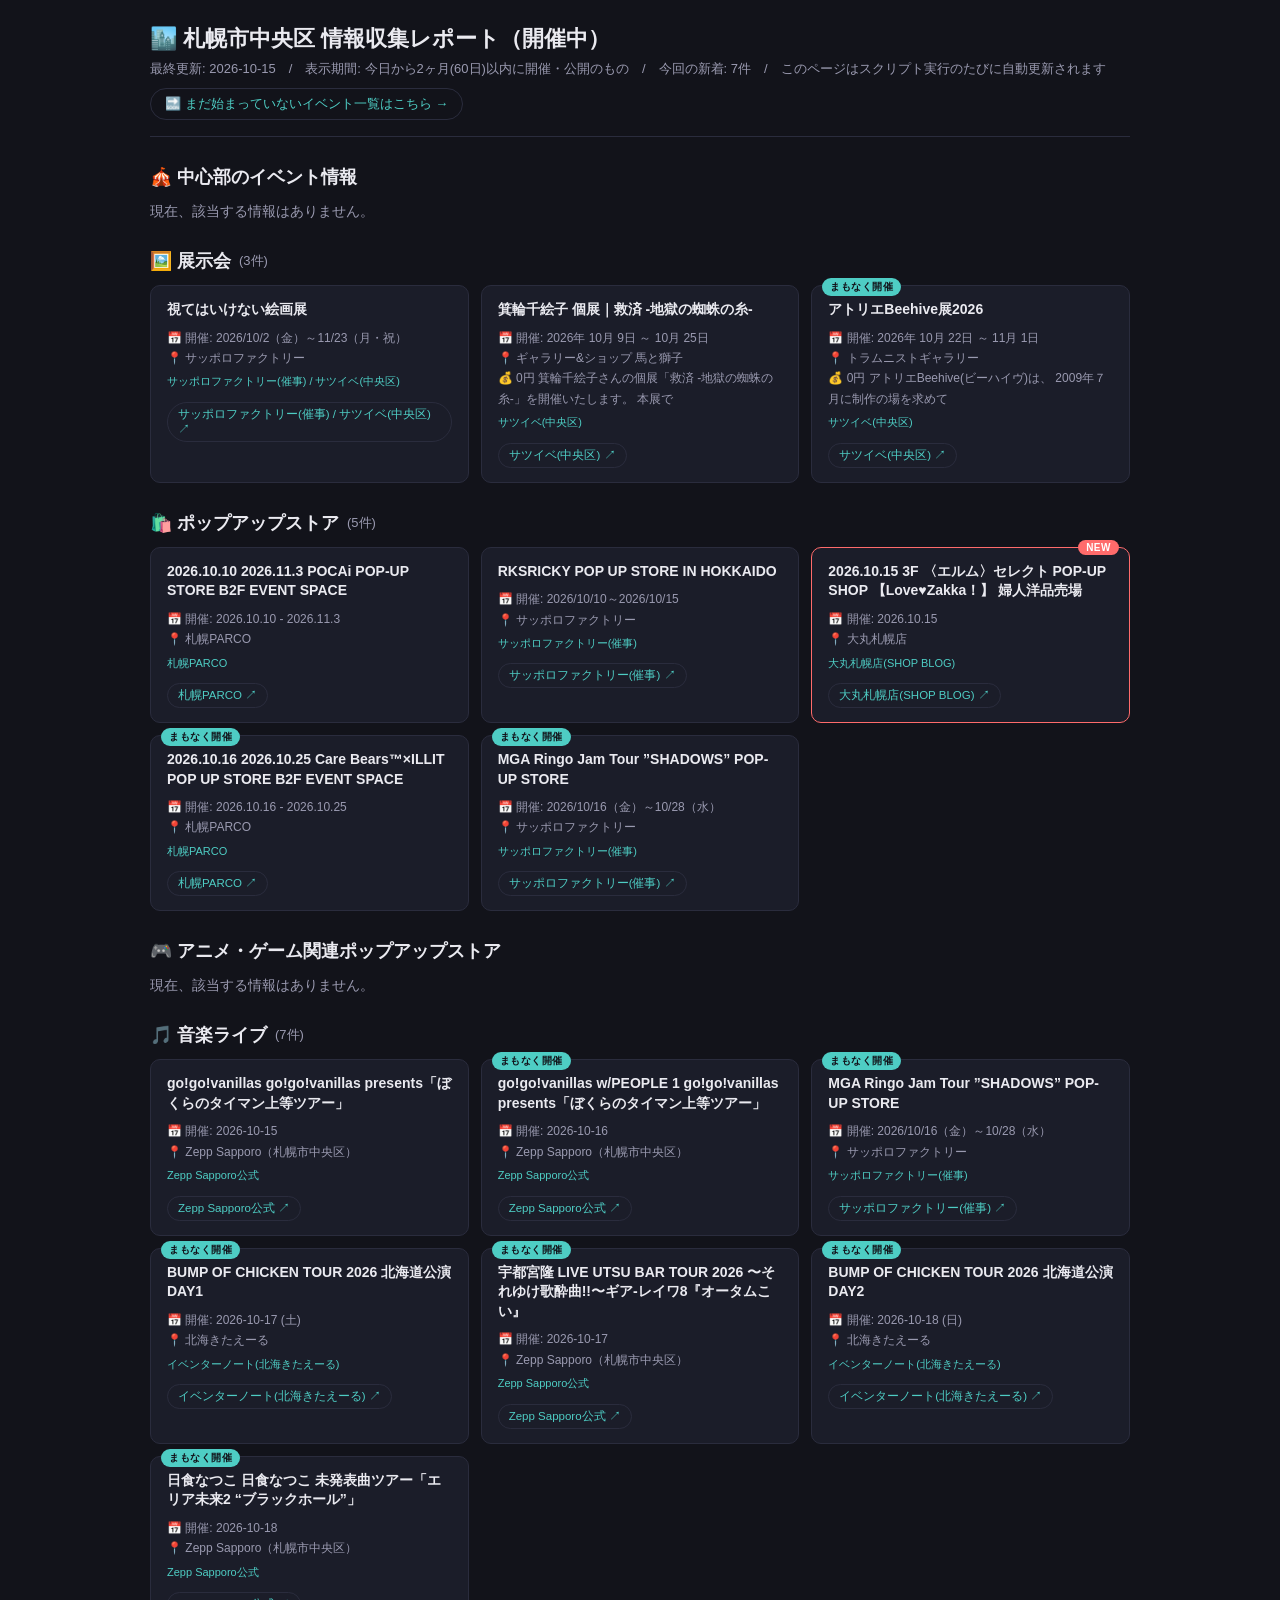
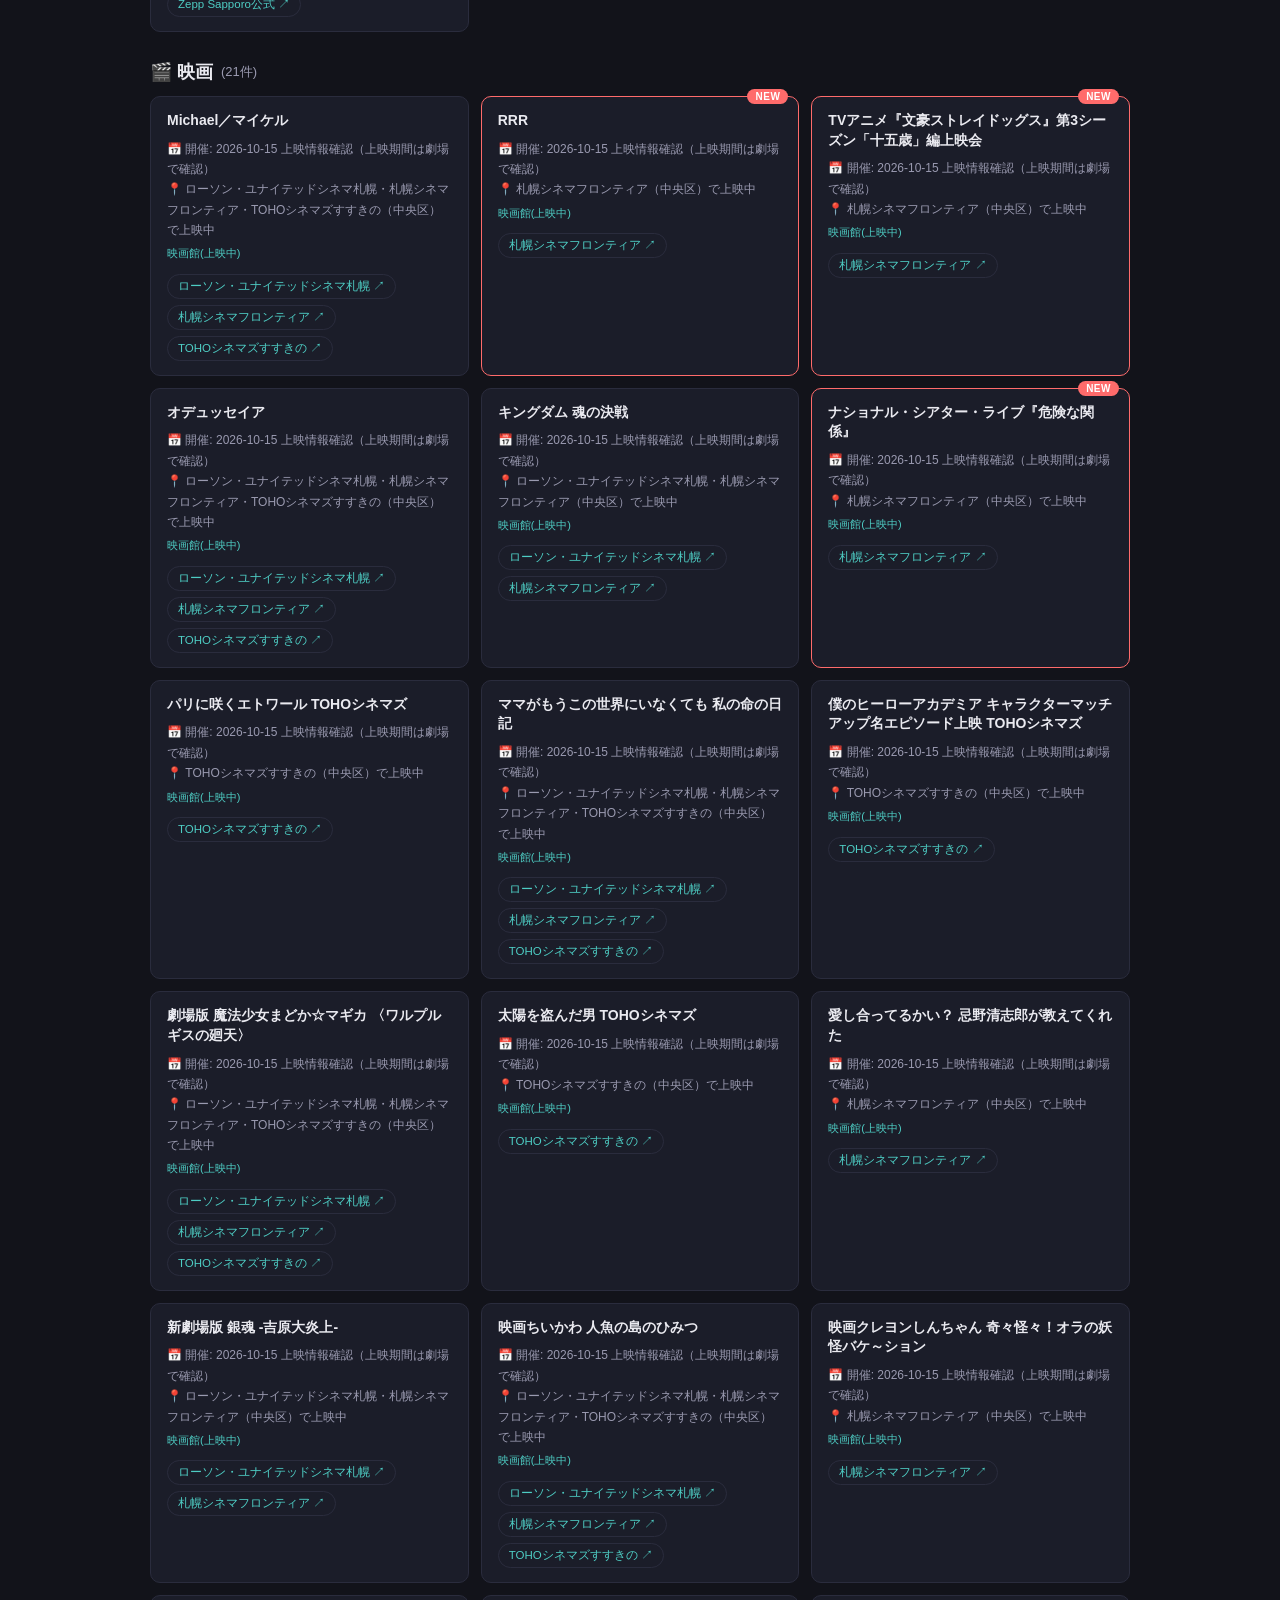
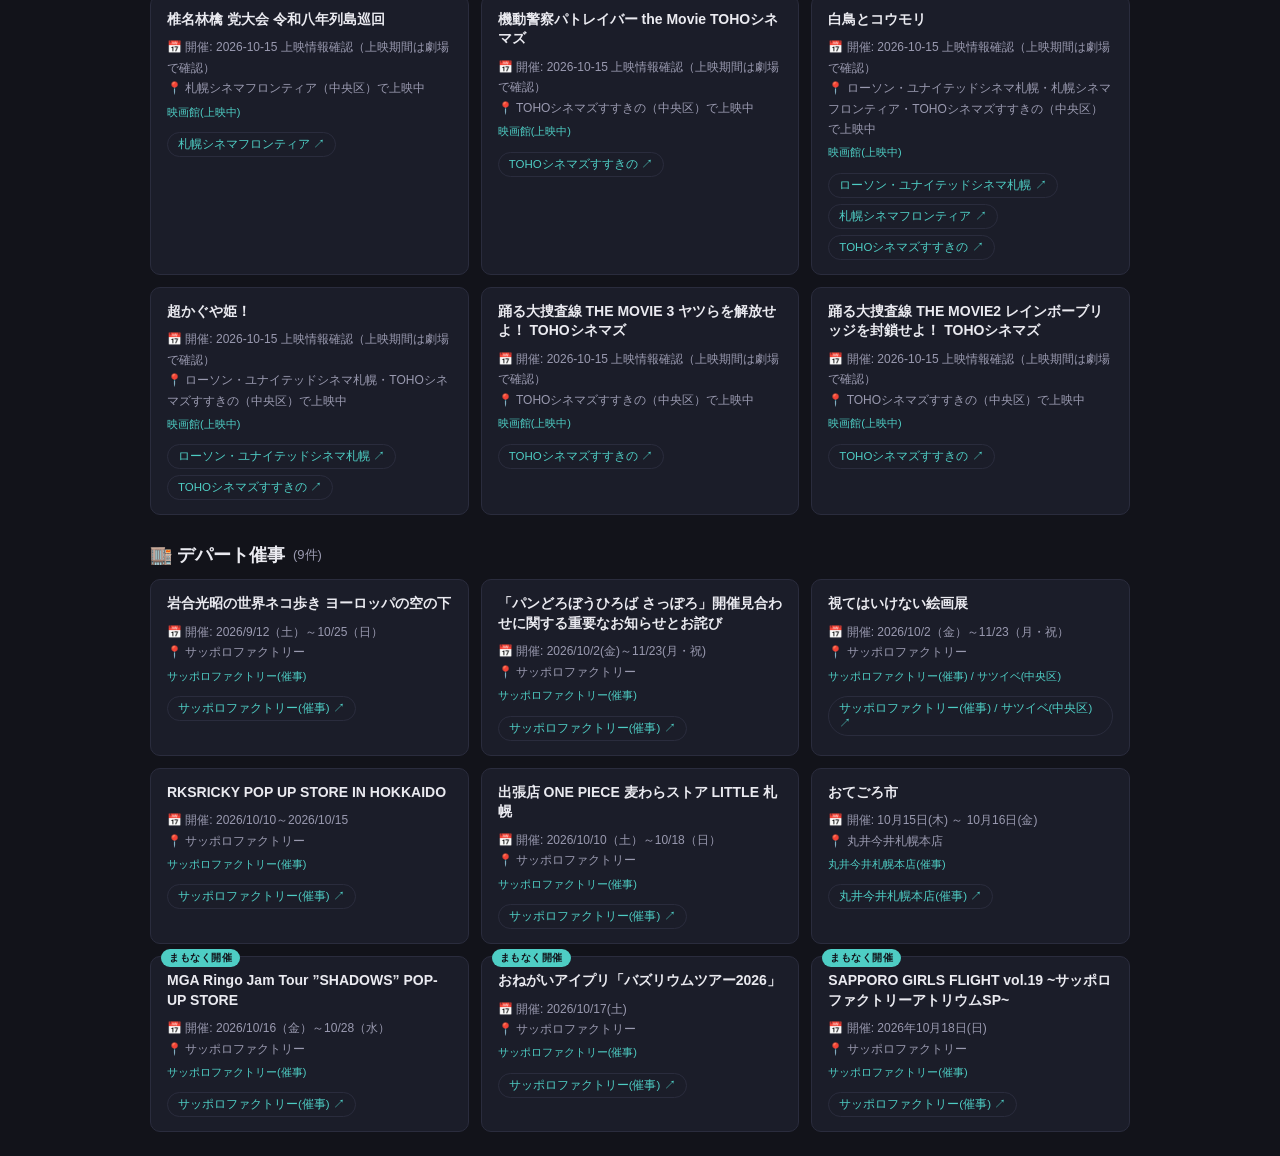
<file: data/index.html>
<!DOCTYPE html>
<html lang="ja">
<head>
<meta charset="UTF-8">
<meta name="viewport" content="width=device-width, initial-scale=1.0">
<title>札幌市中央区 情報収集レポート</title>
<style>
  :root {
    --bg: #12131a;
    --panel: #1b1d29;
    --accent: #ff6b6b;
    --accent2: #4ecdc4;
    --text: #eaeaf0;
    --muted: #9a9ab0;
    --border: #2a2c3d;
  }
  * { box-sizing: border-box; }
  body {
    margin: 0;
    font-family: "Hiragino Kaku Gothic ProN", "Yu Gothic", "Segoe UI", sans-serif;
    background: var(--bg);
    color: var(--text);
    padding: 24px;
  }
  header {
    max-width: 980px;
    margin: 0 auto 24px;
    padding-bottom: 16px;
    border-bottom: 1px solid var(--border);
  }
  h1 {
    font-size: 22px;
    margin: 0 0 6px;
  }
  .updated {
    color: var(--muted);
    font-size: 13px;
  }
  .page-switch {
    margin-top: 10px;
  }
  .page-switch a {
    display: inline-block;
    color: var(--accent2);
    text-decoration: none;
    font-size: 13px;
    border: 1px solid var(--border);
    border-radius: 999px;
    padding: 6px 14px;
  }
  .page-switch a:hover {
    border-color: var(--accent2);
  }
  main {
    max-width: 980px;
    margin: 0 auto;
  }
  h2 {
    font-size: 18px;
    margin: 28px 0 12px;
    display: flex;
    align-items: center;
    gap: 8px;
  }
  .count {
    color: var(--muted);
    font-size: 13px;
    font-weight: normal;
  }
  .empty {
    color: var(--muted);
    font-size: 14px;
  }
  .cards {
    display: grid;
    grid-template-columns: repeat(auto-fill, minmax(260px, 1fr));
    gap: 12px;
  }
  .card {
    position: relative;
    display: block;
    background: var(--panel);
    border: 1px solid var(--border);
    border-radius: 10px;
    padding: 14px 16px;
    color: var(--text);
    transition: border-color 0.15s;
  }
  .card.new {
    border-color: var(--accent);
  }
  .card-links {
    display: flex;
    flex-wrap: wrap;
    gap: 6px;
    margin-top: 10px;
  }
  .card-link {
    display: inline-block;
    font-size: 11.5px;
    color: var(--accent2);
    text-decoration: none;
    border: 1px solid var(--border);
    border-radius: 999px;
    padding: 4px 10px;
    transition: border-color 0.15s, color 0.15s;
  }
  .card-link:hover {
    border-color: var(--accent2);
    color: #fff;
  }
  .badge {
    position: absolute;
    top: -8px;
    right: 10px;
    background: var(--accent);
    color: #fff;
    font-size: 10px;
    padding: 2px 8px;
    border-radius: 999px;
    font-weight: bold;
    letter-spacing: 0.05em;
  }
  .badge-soon {
    right: auto;
    left: 10px;
    background: var(--accent2);
    color: #12131a;
  }
  .card-title {
    font-size: 14px;
    font-weight: 600;
    margin-bottom: 8px;
    line-height: 1.4;
  }
  .card-blurb {
    font-size: 12.5px;
    color: var(--accent2);
    margin-bottom: 8px;
    line-height: 1.5;
  }
  .card-meta {
    font-size: 12px;
    color: var(--muted);
    line-height: 1.7;
  }
  .source {
    display: inline-block;
    margin-top: 4px;
    color: var(--accent2);
    font-size: 11px;
  }
</style>
</head>
<body>
<header>
  <h1>🏙️ 札幌市中央区 情報収集レポート（開催中）</h1>
  <div class="updated">最終更新: 2026-10-15　/　表示期間: 今日から2ヶ月(60日)以内に開催・公開のもの　/　今回の新着: 7件　/　このページはスクリプト実行のたびに自動更新されます</div>
  <div class="page-switch"><a href="upcoming.html">🔜 まだ始まっていないイベント一覧はこちら →</a></div>
</header>
<main>
<h2>🎪 中心部のイベント情報</h2><p class="empty">現在、該当する情報はありません。</p><h2>🖼️ 展示会 <span class="count">(3件)</span></h2><div class="cards">
            <div class="card">
              
              <div class="card-title">視てはいけない絵画展</div>
              
              <div class="card-meta">
                📅 開催: 2026/10/2（金）～11/23（月・祝）<br>
                
                📍 サッポロファクトリー<br>
                
                <span class="source">サッポロファクトリー(催事) / サツイベ(中央区)</span>
              </div>
              <div class="card-links"><a class="card-link" href="https://sapporofactory.jp/event/detail/648" target="_blank" rel="noopener">サッポロファクトリー(催事) / サツイベ(中央区) ↗</a></div>
            </div>
            
            <div class="card">
              
              <div class="card-title">箕輪千絵子 個展｜救済 -地獄の蜘蛛の糸-</div>
              
              <div class="card-meta">
                📅 開催: 2026年 10月 9日 ～ 10月 25日<br>
                
                📍 ギャラリー&amp;ショップ 馬と獅子<br>
                💰 0円 箕輪千絵子さんの個展「救済 -地獄の蜘蛛の糸-」を開催いたします。 本展で<br>
                <span class="source">サツイベ(中央区)</span>
              </div>
              <div class="card-links"><a class="card-link" href="https://sapporo.magazine.events/area/chuou-ku/83830.html" target="_blank" rel="noopener">サツイベ(中央区) ↗</a></div>
            </div>
            
            <div class="card">
              <span class="badge badge-soon">まもなく開催</span>
              <div class="card-title">アトリエBeehive展2026</div>
              
              <div class="card-meta">
                📅 開催: 2026年 10月 22日 ～ 11月 1日<br>
                
                📍 トラムニストギャラリー<br>
                💰 0円 アトリエBeehive(ビーハイヴ)は、 2009年７月に制作の場を求めて<br>
                <span class="source">サツイベ(中央区)</span>
              </div>
              <div class="card-links"><a class="card-link" href="https://sapporo.magazine.events/area/chuou-ku/83696.html" target="_blank" rel="noopener">サツイベ(中央区) ↗</a></div>
            </div>
            </div><h2>🛍️ ポップアップストア <span class="count">(5件)</span></h2><div class="cards">
            <div class="card">
              
              <div class="card-title">2026.10.10 2026.11.3 POCAi POP-UP STORE​ B2F EVENT SPACE</div>
              
              <div class="card-meta">
                📅 開催: 2026.10.10 - 2026.11.3<br>
                
                📍 札幌PARCO<br>
                
                <span class="source">札幌PARCO</span>
              </div>
              <div class="card-links"><a class="card-link" href="https://sapporo.parco.jp/event/detail/?id=38686" target="_blank" rel="noopener">札幌PARCO ↗</a></div>
            </div>
            
            <div class="card">
              
              <div class="card-title">RKSRICKY POP UP STORE IN HOKKAIDO</div>
              
              <div class="card-meta">
                📅 開催: 2026/10/10～2026/10/15<br>
                
                📍 サッポロファクトリー<br>
                
                <span class="source">サッポロファクトリー(催事)</span>
              </div>
              <div class="card-links"><a class="card-link" href="https://sapporofactory.jp/event/detail/653" target="_blank" rel="noopener">サッポロファクトリー(催事) ↗</a></div>
            </div>
            
            <div class="card new">
              <span class="badge">NEW</span>
              <div class="card-title">2026.10.15 3F 〈エルム〉セレクト POP-UP SHOP 【Love♥Zakka！】 婦人洋品売場</div>
              
              <div class="card-meta">
                📅 開催: 2026.10.15 <br>
                
                📍 大丸札幌店<br>
                
                <span class="source">大丸札幌店(SHOP BLOG)</span>
              </div>
              <div class="card-links"><a class="card-link" href="https://shopblog.dmdepart.jp/sapporo/detail/?cd=137004&amp;scd=000969" target="_blank" rel="noopener">大丸札幌店(SHOP BLOG) ↗</a></div>
            </div>
            
            <div class="card">
              <span class="badge badge-soon">まもなく開催</span>
              <div class="card-title">2026.10.16 2026.10.25 Care Bears™×ILLIT POP UP STORE B2F EVENT SPACE</div>
              
              <div class="card-meta">
                📅 開催: 2026.10.16 - 2026.10.25<br>
                
                📍 札幌PARCO<br>
                
                <span class="source">札幌PARCO</span>
              </div>
              <div class="card-links"><a class="card-link" href="https://sapporo.parco.jp/event/detail/?id=38688" target="_blank" rel="noopener">札幌PARCO ↗</a></div>
            </div>
            
            <div class="card">
              <span class="badge badge-soon">まもなく開催</span>
              <div class="card-title">MGA Ringo Jam Tour ”SHADOWS” POP-UP STORE</div>
              
              <div class="card-meta">
                📅 開催: 2026/10/16（金）～10/28（水）<br>
                
                📍 サッポロファクトリー<br>
                
                <span class="source">サッポロファクトリー(催事)</span>
              </div>
              <div class="card-links"><a class="card-link" href="https://sapporofactory.jp/event/detail/654" target="_blank" rel="noopener">サッポロファクトリー(催事) ↗</a></div>
            </div>
            </div><h2>🎮 アニメ・ゲーム関連ポップアップストア</h2><p class="empty">現在、該当する情報はありません。</p><h2>🎵 音楽ライブ <span class="count">(7件)</span></h2><div class="cards">
            <div class="card">
              
              <div class="card-title">go!go!vanillas go!go!vanillas presents「ぼくらのタイマン上等ツアー」</div>
              
              <div class="card-meta">
                📅 開催: 2026-10-15<br>
                
                📍 Zepp Sapporo（札幌市中央区）<br>
                
                <span class="source">Zepp Sapporo公式</span>
              </div>
              <div class="card-links"><a class="card-link" href="https://www.zepp.co.jp/hall/sapporo/schedule/single/?rid=157824" target="_blank" rel="noopener">Zepp Sapporo公式 ↗</a></div>
            </div>
            
            <div class="card">
              <span class="badge badge-soon">まもなく開催</span>
              <div class="card-title">go!go!vanillas w/PEOPLE 1 go!go!vanillas presents「ぼくらのタイマン上等ツアー」</div>
              
              <div class="card-meta">
                📅 開催: 2026-10-16<br>
                
                📍 Zepp Sapporo（札幌市中央区）<br>
                
                <span class="source">Zepp Sapporo公式</span>
              </div>
              <div class="card-links"><a class="card-link" href="https://www.zepp.co.jp/hall/sapporo/schedule/single/?rid=157825" target="_blank" rel="noopener">Zepp Sapporo公式 ↗</a></div>
            </div>
            
            <div class="card">
              <span class="badge badge-soon">まもなく開催</span>
              <div class="card-title">MGA Ringo Jam Tour ”SHADOWS” POP-UP STORE</div>
              
              <div class="card-meta">
                📅 開催: 2026/10/16（金）～10/28（水）<br>
                
                📍 サッポロファクトリー<br>
                
                <span class="source">サッポロファクトリー(催事)</span>
              </div>
              <div class="card-links"><a class="card-link" href="https://sapporofactory.jp/event/detail/654" target="_blank" rel="noopener">サッポロファクトリー(催事) ↗</a></div>
            </div>
            
            <div class="card">
              <span class="badge badge-soon">まもなく開催</span>
              <div class="card-title">BUMP OF CHICKEN TOUR 2026 北海道公演 DAY1</div>
              
              <div class="card-meta">
                📅 開催: 2026-10-17 (土)<br>
                
                📍 北海きたえーる<br>
                
                <span class="source">イベンターノート(北海きたえーる)</span>
              </div>
              <div class="card-links"><a class="card-link" href="https://www.eventernote.com/events/456639" target="_blank" rel="noopener">イベンターノート(北海きたえーる) ↗</a></div>
            </div>
            
            <div class="card">
              <span class="badge badge-soon">まもなく開催</span>
              <div class="card-title">宇都宮隆 LIVE UTSU BAR TOUR 2026 〜それゆけ歌酔曲!!〜ギア-レイワ8『オータムこい』</div>
              
              <div class="card-meta">
                📅 開催: 2026-10-17<br>
                
                📍 Zepp Sapporo（札幌市中央区）<br>
                
                <span class="source">Zepp Sapporo公式</span>
              </div>
              <div class="card-links"><a class="card-link" href="https://www.zepp.co.jp/hall/sapporo/schedule/single/?rid=153003" target="_blank" rel="noopener">Zepp Sapporo公式 ↗</a></div>
            </div>
            
            <div class="card">
              <span class="badge badge-soon">まもなく開催</span>
              <div class="card-title">BUMP OF CHICKEN TOUR 2026 北海道公演 DAY2</div>
              
              <div class="card-meta">
                📅 開催: 2026-10-18 (日)<br>
                
                📍 北海きたえーる<br>
                
                <span class="source">イベンターノート(北海きたえーる)</span>
              </div>
              <div class="card-links"><a class="card-link" href="https://www.eventernote.com/events/456641" target="_blank" rel="noopener">イベンターノート(北海きたえーる) ↗</a></div>
            </div>
            
            <div class="card">
              <span class="badge badge-soon">まもなく開催</span>
              <div class="card-title">日食なつこ ⽇⾷なつこ 未発表曲ツアー「エリア未来2 “ブラックホール”」</div>
              
              <div class="card-meta">
                📅 開催: 2026-10-18<br>
                
                📍 Zepp Sapporo（札幌市中央区）<br>
                
                <span class="source">Zepp Sapporo公式</span>
              </div>
              <div class="card-links"><a class="card-link" href="https://www.zepp.co.jp/hall/sapporo/schedule/single/?rid=155996" target="_blank" rel="noopener">Zepp Sapporo公式 ↗</a></div>
            </div>
            </div><h2>🎬 映画 <span class="count">(21件)</span></h2><div class="cards">
            <div class="card">
              
              <div class="card-title">Michael／マイケル</div>
              
              <div class="card-meta">
                📅 開催: 2026-10-15 上映情報確認（上映期間は劇場で確認）<br>
                
                📍 ローソン・ユナイテッドシネマ札幌・札幌シネマフロンティア・TOHOシネマズすすきの（中央区）で上映中<br>
                
                <span class="source">映画館(上映中)</span>
              </div>
              <div class="card-links"><a class="card-link" href="https://press.moviewalker.jp/mv86806/schedule/th220/" target="_blank" rel="noopener">ローソン・ユナイテッドシネマ札幌 ↗</a><a class="card-link" href="https://press.moviewalker.jp/mv86806/schedule/th592/" target="_blank" rel="noopener">札幌シネマフロンティア ↗</a><a class="card-link" href="https://press.moviewalker.jp/mv86806/schedule/th828/" target="_blank" rel="noopener">TOHOシネマズすすきの ↗</a></div>
            </div>
            
            <div class="card new">
              <span class="badge">NEW</span>
              <div class="card-title">RRR</div>
              
              <div class="card-meta">
                📅 開催: 2026-10-15 上映情報確認（上映期間は劇場で確認）<br>
                
                📍 札幌シネマフロンティア（中央区）で上映中<br>
                
                <span class="source">映画館(上映中)</span>
              </div>
              <div class="card-links"><a class="card-link" href="https://press.moviewalker.jp/mv78025/schedule/th592/" target="_blank" rel="noopener">札幌シネマフロンティア ↗</a></div>
            </div>
            
            <div class="card new">
              <span class="badge">NEW</span>
              <div class="card-title">TVアニメ『文豪ストレイドッグス』第3シーズン「十五歳」編上映会</div>
              
              <div class="card-meta">
                📅 開催: 2026-10-15 上映情報確認（上映期間は劇場で確認）<br>
                
                📍 札幌シネマフロンティア（中央区）で上映中<br>
                
                <span class="source">映画館(上映中)</span>
              </div>
              <div class="card-links"><a class="card-link" href="https://press.moviewalker.jp/mv94774/schedule/th592/" target="_blank" rel="noopener">札幌シネマフロンティア ↗</a></div>
            </div>
            
            <div class="card">
              
              <div class="card-title">オデュッセイア</div>
              
              <div class="card-meta">
                📅 開催: 2026-10-15 上映情報確認（上映期間は劇場で確認）<br>
                
                📍 ローソン・ユナイテッドシネマ札幌・札幌シネマフロンティア・TOHOシネマズすすきの（中央区）で上映中<br>
                
                <span class="source">映画館(上映中)</span>
              </div>
              <div class="card-links"><a class="card-link" href="https://press.moviewalker.jp/mv90314/schedule/th220/" target="_blank" rel="noopener">ローソン・ユナイテッドシネマ札幌 ↗</a><a class="card-link" href="https://press.moviewalker.jp/mv90314/schedule/th592/" target="_blank" rel="noopener">札幌シネマフロンティア ↗</a><a class="card-link" href="https://press.moviewalker.jp/mv90314/schedule/th828/" target="_blank" rel="noopener">TOHOシネマズすすきの ↗</a></div>
            </div>
            
            <div class="card">
              
              <div class="card-title">キングダム 魂の決戦</div>
              
              <div class="card-meta">
                📅 開催: 2026-10-15 上映情報確認（上映期間は劇場で確認）<br>
                
                📍 ローソン・ユナイテッドシネマ札幌・札幌シネマフロンティア（中央区）で上映中<br>
                
                <span class="source">映画館(上映中)</span>
              </div>
              <div class="card-links"><a class="card-link" href="https://press.moviewalker.jp/mv90400/schedule/th220/" target="_blank" rel="noopener">ローソン・ユナイテッドシネマ札幌 ↗</a><a class="card-link" href="https://press.moviewalker.jp/mv90400/schedule/th592/" target="_blank" rel="noopener">札幌シネマフロンティア ↗</a></div>
            </div>
            
            <div class="card new">
              <span class="badge">NEW</span>
              <div class="card-title">ナショナル・シアター・ライブ『危険な関係』</div>
              
              <div class="card-meta">
                📅 開催: 2026-10-15 上映情報確認（上映期間は劇場で確認）<br>
                
                📍 札幌シネマフロンティア（中央区）で上映中<br>
                
                <span class="source">映画館(上映中)</span>
              </div>
              <div class="card-links"><a class="card-link" href="https://press.moviewalker.jp/mv94773/schedule/th592/" target="_blank" rel="noopener">札幌シネマフロンティア ↗</a></div>
            </div>
            
            <div class="card">
              
              <div class="card-title">パリに咲くエトワール TOHOシネマズ</div>
              
              <div class="card-meta">
                📅 開催: 2026-10-15 上映情報確認（上映期間は劇場で確認）<br>
                
                📍 TOHOシネマズすすきの（中央区）で上映中<br>
                
                <span class="source">映画館(上映中)</span>
              </div>
              <div class="card-links"><a class="card-link" href="https://press.moviewalker.jp/mv90675/schedule/th828/" target="_blank" rel="noopener">TOHOシネマズすすきの ↗</a></div>
            </div>
            
            <div class="card">
              
              <div class="card-title">ママがもうこの世界にいなくても 私の命の日記</div>
              
              <div class="card-meta">
                📅 開催: 2026-10-15 上映情報確認（上映期間は劇場で確認）<br>
                
                📍 ローソン・ユナイテッドシネマ札幌・札幌シネマフロンティア・TOHOシネマズすすきの（中央区）で上映中<br>
                
                <span class="source">映画館(上映中)</span>
              </div>
              <div class="card-links"><a class="card-link" href="https://press.moviewalker.jp/mv92935/schedule/th220/" target="_blank" rel="noopener">ローソン・ユナイテッドシネマ札幌 ↗</a><a class="card-link" href="https://press.moviewalker.jp/mv92935/schedule/th592/" target="_blank" rel="noopener">札幌シネマフロンティア ↗</a><a class="card-link" href="https://press.moviewalker.jp/mv92935/schedule/th828/" target="_blank" rel="noopener">TOHOシネマズすすきの ↗</a></div>
            </div>
            
            <div class="card">
              
              <div class="card-title">僕のヒーローアカデミア キャラクターマッチアップ名エピソード上映 TOHOシネマズ</div>
              
              <div class="card-meta">
                📅 開催: 2026-10-15 上映情報確認（上映期間は劇場で確認）<br>
                
                📍 TOHOシネマズすすきの（中央区）で上映中<br>
                
                <span class="source">映画館(上映中)</span>
              </div>
              <div class="card-links"><a class="card-link" href="https://press.moviewalker.jp/mv93138/schedule/th828/" target="_blank" rel="noopener">TOHOシネマズすすきの ↗</a></div>
            </div>
            
            <div class="card">
              
              <div class="card-title">劇場版 魔法少女まどか☆マギカ 〈ワルプルギスの廻天〉</div>
              
              <div class="card-meta">
                📅 開催: 2026-10-15 上映情報確認（上映期間は劇場で確認）<br>
                
                📍 ローソン・ユナイテッドシネマ札幌・札幌シネマフロンティア・TOHOシネマズすすきの（中央区）で上映中<br>
                
                <span class="source">映画館(上映中)</span>
              </div>
              <div class="card-links"><a class="card-link" href="https://press.moviewalker.jp/mv73373/schedule/th220/" target="_blank" rel="noopener">ローソン・ユナイテッドシネマ札幌 ↗</a><a class="card-link" href="https://press.moviewalker.jp/mv73373/schedule/th592/" target="_blank" rel="noopener">札幌シネマフロンティア ↗</a><a class="card-link" href="https://press.moviewalker.jp/mv73373/schedule/th828/" target="_blank" rel="noopener">TOHOシネマズすすきの ↗</a></div>
            </div>
            
            <div class="card">
              
              <div class="card-title">太陽を盗んだ男 TOHOシネマズ</div>
              
              <div class="card-meta">
                📅 開催: 2026-10-15 上映情報確認（上映期間は劇場で確認）<br>
                
                📍 TOHOシネマズすすきの（中央区）で上映中<br>
                
                <span class="source">映画館(上映中)</span>
              </div>
              <div class="card-links"><a class="card-link" href="https://press.moviewalker.jp/mv18834/schedule/th828/" target="_blank" rel="noopener">TOHOシネマズすすきの ↗</a></div>
            </div>
            
            <div class="card">
              
              <div class="card-title">愛し合ってるかい？ 忌野清志郎が教えてくれた</div>
              
              <div class="card-meta">
                📅 開催: 2026-10-15 上映情報確認（上映期間は劇場で確認）<br>
                
                📍 札幌シネマフロンティア（中央区）で上映中<br>
                
                <span class="source">映画館(上映中)</span>
              </div>
              <div class="card-links"><a class="card-link" href="https://press.moviewalker.jp/mv93163/schedule/th592/" target="_blank" rel="noopener">札幌シネマフロンティア ↗</a></div>
            </div>
            
            <div class="card">
              
              <div class="card-title">新劇場版 銀魂 -吉原大炎上-</div>
              
              <div class="card-meta">
                📅 開催: 2026-10-15 上映情報確認（上映期間は劇場で確認）<br>
                
                📍 ローソン・ユナイテッドシネマ札幌・札幌シネマフロンティア（中央区）で上映中<br>
                
                <span class="source">映画館(上映中)</span>
              </div>
              <div class="card-links"><a class="card-link" href="https://press.moviewalker.jp/mv90750/schedule/th220/" target="_blank" rel="noopener">ローソン・ユナイテッドシネマ札幌 ↗</a><a class="card-link" href="https://press.moviewalker.jp/mv90750/schedule/th592/" target="_blank" rel="noopener">札幌シネマフロンティア ↗</a></div>
            </div>
            
            <div class="card">
              
              <div class="card-title">映画ちいかわ 人魚の島のひみつ</div>
              
              <div class="card-meta">
                📅 開催: 2026-10-15 上映情報確認（上映期間は劇場で確認）<br>
                
                📍 ローソン・ユナイテッドシネマ札幌・札幌シネマフロンティア・TOHOシネマズすすきの（中央区）で上映中<br>
                
                <span class="source">映画館(上映中)</span>
              </div>
              <div class="card-links"><a class="card-link" href="https://press.moviewalker.jp/mv91749/schedule/th220/" target="_blank" rel="noopener">ローソン・ユナイテッドシネマ札幌 ↗</a><a class="card-link" href="https://press.moviewalker.jp/mv91749/schedule/th592/" target="_blank" rel="noopener">札幌シネマフロンティア ↗</a><a class="card-link" href="https://press.moviewalker.jp/mv91749/schedule/th828/" target="_blank" rel="noopener">TOHOシネマズすすきの ↗</a></div>
            </div>
            
            <div class="card">
              
              <div class="card-title">映画クレヨンしんちゃん 奇々怪々！オラの妖怪バケ～ション</div>
              
              <div class="card-meta">
                📅 開催: 2026-10-15 上映情報確認（上映期間は劇場で確認）<br>
                
                📍 札幌シネマフロンティア（中央区）で上映中<br>
                
                <span class="source">映画館(上映中)</span>
              </div>
              <div class="card-links"><a class="card-link" href="https://press.moviewalker.jp/mv92048/schedule/th592/" target="_blank" rel="noopener">札幌シネマフロンティア ↗</a></div>
            </div>
            
            <div class="card">
              
              <div class="card-title">椎名林檎 党大会 令和八年列島巡回</div>
              
              <div class="card-meta">
                📅 開催: 2026-10-15 上映情報確認（上映期間は劇場で確認）<br>
                
                📍 札幌シネマフロンティア（中央区）で上映中<br>
                
                <span class="source">映画館(上映中)</span>
              </div>
              <div class="card-links"><a class="card-link" href="https://press.moviewalker.jp/mv94569/schedule/th592/" target="_blank" rel="noopener">札幌シネマフロンティア ↗</a></div>
            </div>
            
            <div class="card">
              
              <div class="card-title">機動警察パトレイバー the Movie TOHOシネマズ</div>
              
              <div class="card-meta">
                📅 開催: 2026-10-15 上映情報確認（上映期間は劇場で確認）<br>
                
                📍 TOHOシネマズすすきの（中央区）で上映中<br>
                
                <span class="source">映画館(上映中)</span>
              </div>
              <div class="card-links"><a class="card-link" href="https://press.moviewalker.jp/mv17928/schedule/th828/" target="_blank" rel="noopener">TOHOシネマズすすきの ↗</a></div>
            </div>
            
            <div class="card">
              
              <div class="card-title">白鳥とコウモリ</div>
              
              <div class="card-meta">
                📅 開催: 2026-10-15 上映情報確認（上映期間は劇場で確認）<br>
                
                📍 ローソン・ユナイテッドシネマ札幌・札幌シネマフロンティア・TOHOシネマズすすきの（中央区）で上映中<br>
                
                <span class="source">映画館(上映中)</span>
              </div>
              <div class="card-links"><a class="card-link" href="https://press.moviewalker.jp/mv92339/schedule/th220/" target="_blank" rel="noopener">ローソン・ユナイテッドシネマ札幌 ↗</a><a class="card-link" href="https://press.moviewalker.jp/mv92339/schedule/th592/" target="_blank" rel="noopener">札幌シネマフロンティア ↗</a><a class="card-link" href="https://press.moviewalker.jp/mv92339/schedule/th828/" target="_blank" rel="noopener">TOHOシネマズすすきの ↗</a></div>
            </div>
            
            <div class="card">
              
              <div class="card-title">超かぐや姫！</div>
              
              <div class="card-meta">
                📅 開催: 2026-10-15 上映情報確認（上映期間は劇場で確認）<br>
                
                📍 ローソン・ユナイテッドシネマ札幌・TOHOシネマズすすきの（中央区）で上映中<br>
                
                <span class="source">映画館(上映中)</span>
              </div>
              <div class="card-links"><a class="card-link" href="https://press.moviewalker.jp/mv91585/schedule/th220/" target="_blank" rel="noopener">ローソン・ユナイテッドシネマ札幌 ↗</a><a class="card-link" href="https://press.moviewalker.jp/mv91585/schedule/th828/" target="_blank" rel="noopener">TOHOシネマズすすきの ↗</a></div>
            </div>
            
            <div class="card">
              
              <div class="card-title">踊る大捜査線 THE MOVIE 3 ヤツらを解放せよ！ TOHOシネマズ</div>
              
              <div class="card-meta">
                📅 開催: 2026-10-15 上映情報確認（上映期間は劇場で確認）<br>
                
                📍 TOHOシネマズすすきの（中央区）で上映中<br>
                
                <span class="source">映画館(上映中)</span>
              </div>
              <div class="card-links"><a class="card-link" href="https://press.moviewalker.jp/mv45933/schedule/th828/" target="_blank" rel="noopener">TOHOシネマズすすきの ↗</a></div>
            </div>
            
            <div class="card">
              
              <div class="card-title">踊る大捜査線 THE MOVIE2 レインボーブリッジを封鎖せよ！ TOHOシネマズ</div>
              
              <div class="card-meta">
                📅 開催: 2026-10-15 上映情報確認（上映期間は劇場で確認）<br>
                
                📍 TOHOシネマズすすきの（中央区）で上映中<br>
                
                <span class="source">映画館(上映中)</span>
              </div>
              <div class="card-links"><a class="card-link" href="https://press.moviewalker.jp/mv40043/schedule/th828/" target="_blank" rel="noopener">TOHOシネマズすすきの ↗</a></div>
            </div>
            </div><h2>🏬 デパート催事 <span class="count">(9件)</span></h2><div class="cards">
            <div class="card">
              
              <div class="card-title">岩合光昭の世界ネコ歩き ヨーロッパの空の下</div>
              
              <div class="card-meta">
                📅 開催: 2026/9/12（土）～10/25（日）<br>
                
                📍 サッポロファクトリー<br>
                
                <span class="source">サッポロファクトリー(催事)</span>
              </div>
              <div class="card-links"><a class="card-link" href="https://sapporofactory.jp/event/detail/596" target="_blank" rel="noopener">サッポロファクトリー(催事) ↗</a></div>
            </div>
            
            <div class="card">
              
              <div class="card-title">「パンどろぼうひろば さっぽろ」開催見合わせに関する重要なお知らせとお詫び</div>
              
              <div class="card-meta">
                📅 開催: 2026/10/2(金)～11/23(月・祝)<br>
                
                📍 サッポロファクトリー<br>
                
                <span class="source">サッポロファクトリー(催事)</span>
              </div>
              <div class="card-links"><a class="card-link" href="https://sapporofactory.jp/event/detail/655" target="_blank" rel="noopener">サッポロファクトリー(催事) ↗</a></div>
            </div>
            
            <div class="card">
              
              <div class="card-title">視てはいけない絵画展</div>
              
              <div class="card-meta">
                📅 開催: 2026/10/2（金）～11/23（月・祝）<br>
                
                📍 サッポロファクトリー<br>
                
                <span class="source">サッポロファクトリー(催事) / サツイベ(中央区)</span>
              </div>
              <div class="card-links"><a class="card-link" href="https://sapporofactory.jp/event/detail/648" target="_blank" rel="noopener">サッポロファクトリー(催事) / サツイベ(中央区) ↗</a></div>
            </div>
            
            <div class="card">
              
              <div class="card-title">RKSRICKY POP UP STORE IN HOKKAIDO</div>
              
              <div class="card-meta">
                📅 開催: 2026/10/10～2026/10/15<br>
                
                📍 サッポロファクトリー<br>
                
                <span class="source">サッポロファクトリー(催事)</span>
              </div>
              <div class="card-links"><a class="card-link" href="https://sapporofactory.jp/event/detail/653" target="_blank" rel="noopener">サッポロファクトリー(催事) ↗</a></div>
            </div>
            
            <div class="card">
              
              <div class="card-title">出張店 ONE PIECE 麦わらストア LITTLE 札幌</div>
              
              <div class="card-meta">
                📅 開催: 2026/10/10（土）～10/18（日）<br>
                
                📍 サッポロファクトリー<br>
                
                <span class="source">サッポロファクトリー(催事)</span>
              </div>
              <div class="card-links"><a class="card-link" href="https://sapporofactory.jp/event/detail/643" target="_blank" rel="noopener">サッポロファクトリー(催事) ↗</a></div>
            </div>
            
            <div class="card">
              
              <div class="card-title">おてごろ市</div>
              
              <div class="card-meta">
                📅 開催: 10月15日(木) ～ 10月16日(金)<br>
                
                📍 丸井今井札幌本店<br>
                
                <span class="source">丸井今井札幌本店(催事)</span>
              </div>
              <div class="card-links"><a class="card-link" href="https://www.maruiimai.mistore.jp/sapporo.html" target="_blank" rel="noopener">丸井今井札幌本店(催事) ↗</a></div>
            </div>
            
            <div class="card">
              <span class="badge badge-soon">まもなく開催</span>
              <div class="card-title">MGA Ringo Jam Tour ”SHADOWS” POP-UP STORE</div>
              
              <div class="card-meta">
                📅 開催: 2026/10/16（金）～10/28（水）<br>
                
                📍 サッポロファクトリー<br>
                
                <span class="source">サッポロファクトリー(催事)</span>
              </div>
              <div class="card-links"><a class="card-link" href="https://sapporofactory.jp/event/detail/654" target="_blank" rel="noopener">サッポロファクトリー(催事) ↗</a></div>
            </div>
            
            <div class="card">
              <span class="badge badge-soon">まもなく開催</span>
              <div class="card-title">おねがいアイプリ「バズリウムツアー2026」</div>
              
              <div class="card-meta">
                📅 開催: 2026/10/17(土)<br>
                
                📍 サッポロファクトリー<br>
                
                <span class="source">サッポロファクトリー(催事)</span>
              </div>
              <div class="card-links"><a class="card-link" href="https://sapporofactory.jp/event/detail/651" target="_blank" rel="noopener">サッポロファクトリー(催事) ↗</a></div>
            </div>
            
            <div class="card">
              <span class="badge badge-soon">まもなく開催</span>
              <div class="card-title">SAPPORO GIRLS FLIGHT vol.19 ~サッポロファクトリーアトリウムSP~</div>
              
              <div class="card-meta">
                📅 開催: 2026年10月18日(日)<br>
                
                📍 サッポロファクトリー<br>
                
                <span class="source">サッポロファクトリー(催事)</span>
              </div>
              <div class="card-links"><a class="card-link" href="https://sapporofactory.jp/event/detail/647" target="_blank" rel="noopener">サッポロファクトリー(催事) ↗</a></div>
            </div>
            </div>
</main>
</body>
</html>
</file>
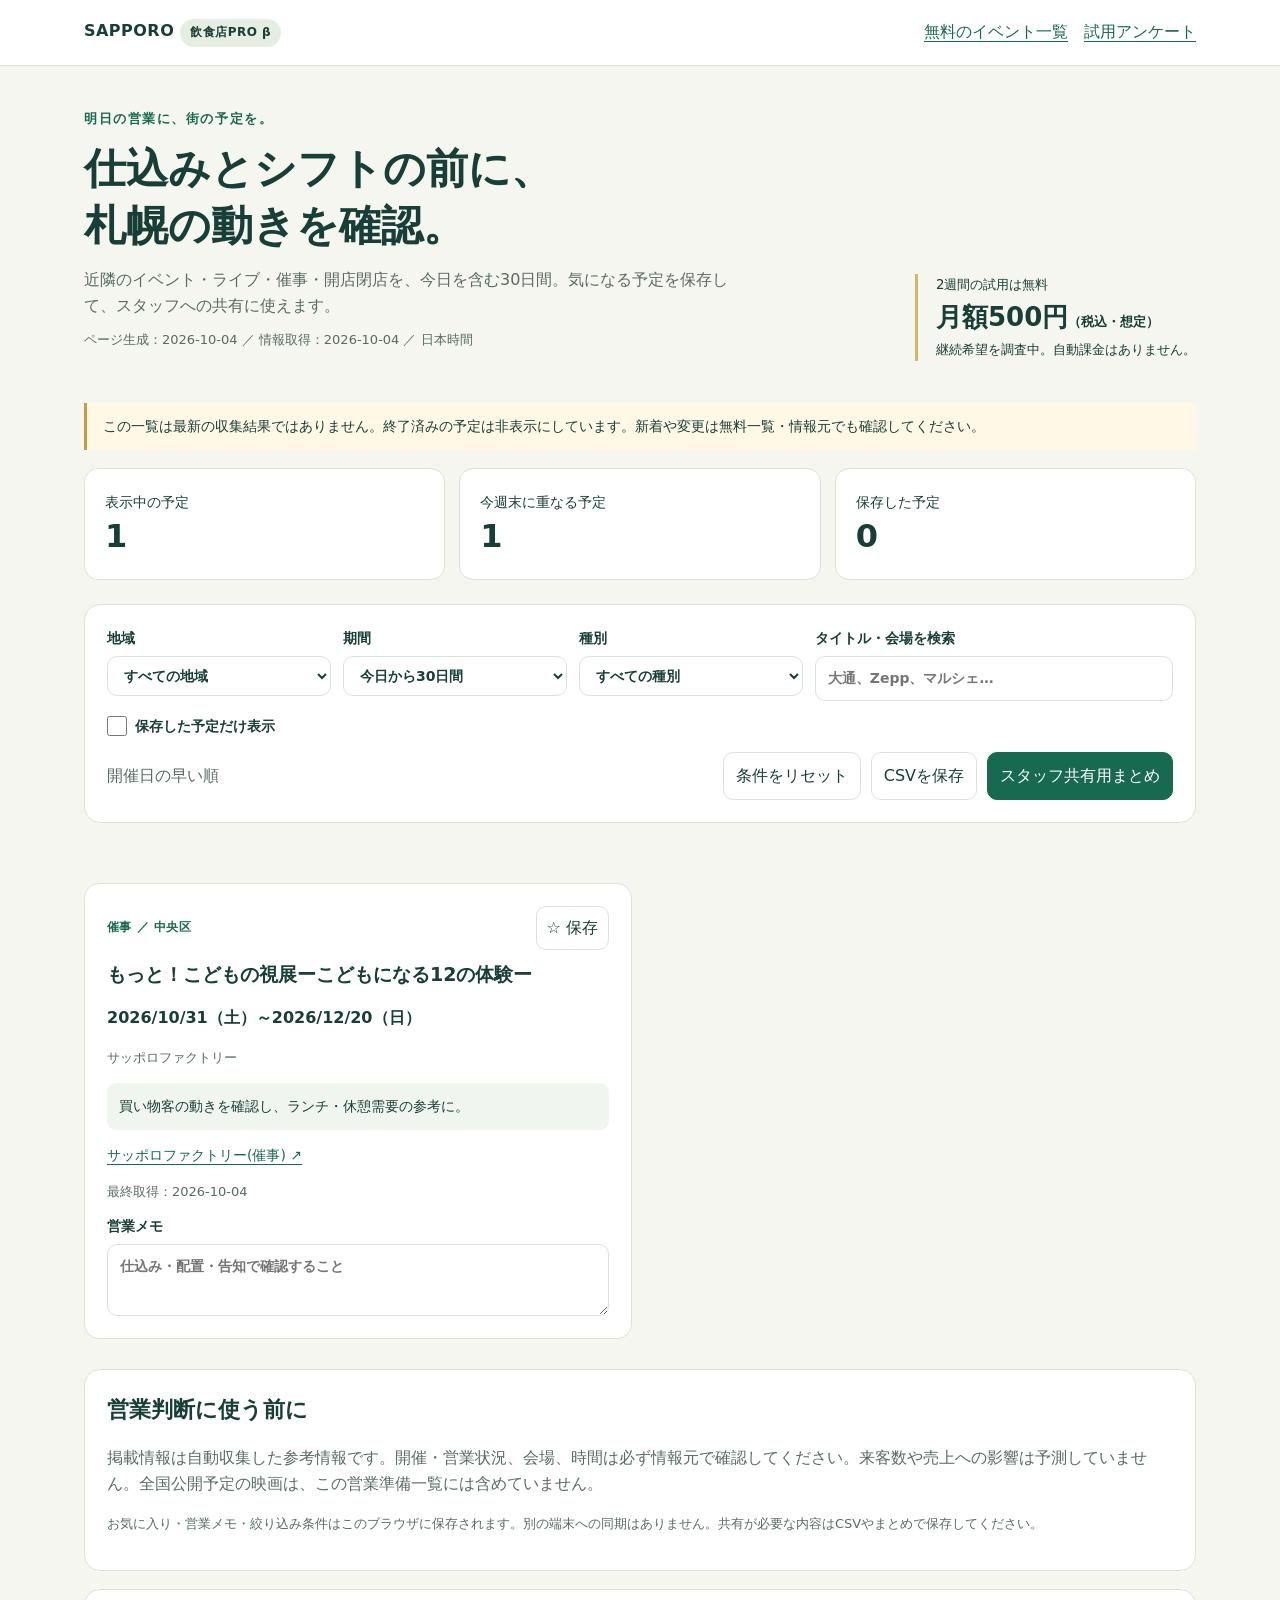
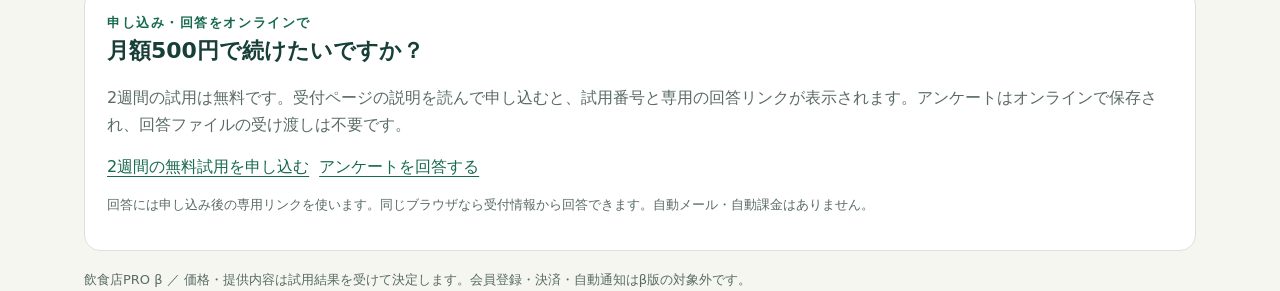
<file: data/pro.html>
<!doctype html>
<html lang="ja"><head><meta charset="utf-8"><meta name="viewport" content="width=device-width, initial-scale=1"><title>飲食店PRO β | 札幌の営業準備</title>
<style>
:root{color-scheme:light;--ink:#173e37;--muted:#596b65;--green:#17694f;--line:#d9e3dc;--paper:#f5f6ef}*{box-sizing:border-box}body{margin:0;background:var(--paper);color:var(--ink);font:16px/1.65 system-ui,-apple-system,sans-serif}a{color:var(--green);text-underline-offset:4px}button,input,select,textarea{font:inherit}button,select,input,textarea{border:1px solid var(--line);border-radius:10px;background:white;color:var(--ink);padding:10px 12px}button{cursor:pointer;min-height:44px}button:hover{border-color:var(--green)}button:focus-visible,a:focus-visible,input:focus-visible,select:focus-visible,textarea:focus-visible{outline:3px solid #d69931;outline-offset:3px}button.primary{background:var(--green);color:white;border-color:var(--green)}.wrap{max-width:1160px;margin:auto;padding:0 24px}header{background:white;border-bottom:1px solid var(--line)}nav{display:flex;justify-content:space-between;align-items:center;gap:14px;padding:18px 0;flex-wrap:wrap}.brand{font-weight:800;letter-spacing:.03em}.badge{font-size:12px;background:#e6eee3;border-radius:99px;padding:4px 10px;display:inline-block}.hero{padding:42px 0 24px;display:flex;justify-content:space-between;gap:24px;align-items:end}.eyebrow{font-size:13px;letter-spacing:.12em;font-weight:800;color:var(--green)}h1{font-size:clamp(27px,4vw,42px);line-height:1.35;margin:12px 0}h2{font-size:22px;margin:0 0 12px}h3{font-size:19px;line-height:1.5;margin:10px 0}.muted{color:var(--muted)}.hero p{max-width:670px;margin:10px 0}.price{white-space:nowrap;border-left:3px solid #d0b86b;padding-left:18px}.price strong{display:block;font-size:26px}.price small{display:block}.metrics{display:grid;grid-template-columns:repeat(3,1fr);gap:14px;margin:18px 0 24px}.metric{padding:20px;border:1px solid var(--line);border-radius:14px;background:white}.metric strong{font-size:32px;display:block;line-height:1.35}.metric span{font-size:14px}.panel{background:white;border:1px solid var(--line);border-radius:16px;padding:22px;margin:18px 0}.filters{display:grid;grid-template-columns:1fr 1fr 1fr 1.6fr;gap:12px}label{display:block;font-size:14px;font-weight:650}label select,label input,label textarea{display:block;width:100%;margin-top:6px}.check{display:flex;align-items:center;gap:8px;margin:14px 0}.check input{width:20px;height:20px;margin:0}.tools{display:flex;gap:10px;flex-wrap:wrap;align-items:center}.tools span{margin-right:auto}.cards{display:grid;grid-template-columns:repeat(2,minmax(0,1fr));gap:16px;margin:18px 0 30px}.card{background:white;border:1px solid var(--line);border-radius:15px;padding:22px;overflow-wrap:anywhere;min-width:0}.card-top{display:flex;gap:10px;align-items:center;justify-content:space-between}.kind{font-size:12px;letter-spacing:.04em;font-weight:750;color:var(--green)}.star{min-width:44px;padding:6px 10px}.star[aria-pressed=true]{color:#694f08;background:#fbf1d4}.date{font-weight:750}.place,.checked{font-size:13px;color:var(--muted)}.guidance{padding:12px;background:#f0f5ef;border-radius:9px;font-size:14px}.links{display:flex;flex-wrap:wrap;gap:8px 16px;margin:14px 0}.links a{font-size:14px}.note{font-size:14px}.note textarea{resize:vertical;min-height:72px}.notice{padding:12px 16px;border-left:3px solid #c29b42;background:#fff8e6;font-size:14px;margin:18px 0}.empty{grid-column:1/-1;padding:34px;text-align:center;border:1px dashed var(--line);border-radius:14px}.survey-grid{display:grid;grid-template-columns:1fr 1fr;gap:14px}footer{padding:24px 0 42px;font-size:13px;color:var(--muted)}#status{min-height:24px;color:var(--green);font-size:14px}dialog{width:min(740px,calc(100% - 24px));border:1px solid var(--line);border-radius:16px;color:var(--ink);padding:22px}dialog::backdrop{background:#173e3777}dialog textarea{width:100%;min-height:270px;resize:vertical;margin:10px 0}.survey-grid .wide{grid-column:1/-1}@media(max-width:700px){.wrap{padding:0 16px}.hero{display:block;padding-top:28px}.price{margin-top:22px}.metrics{gap:8px}.metric{padding:12px}.metric strong{font-size:27px}.metric span{font-size:12px}.filters,.survey-grid{grid-template-columns:1fr 1fr}.cards{grid-template-columns:1fr}.panel,.card{padding:16px}.filters label:last-child,.survey-grid .wide{grid-column:1/-1}.tools button{flex:1}.hero p{font-size:15px}}@media(max-width:360px){.filters,.survey-grid{grid-template-columns:1fr}.metric{padding:8px}}
</style></head><body>
<header><div class="wrap"><nav aria-label="メイン"><div class="brand">SAPPORO <span class="badge">飲食店PRO β</span></div><div><a href="index.html">無料のイベント一覧</a>　<a href="#survey">試用アンケート</a></div></nav></div></header>
<main class="wrap"><section class="hero"><div><div class="eyebrow">明日の営業に、街の予定を。</div><h1>仕込みとシフトの前に、<br>札幌の動きを確認。</h1><p class="muted">近隣のイベント・ライブ・催事・開店閉店を、今日を含む30日間。気になる予定を保存して、スタッフへの共有に使えます。</p><p id="updated" class="checked"></p></div><div class="price"><small>2週間の試用は無料</small><strong>月額500円<span style="font-size:13px">（税込・想定）</span></strong><small>継続希望を調査中。自動課金はありません。</small></div></section>
<div class="notice" id="freshness" hidden></div>
<section class="metrics" aria-label="予定の概要"><div class="metric"><span>表示中の予定</span><strong id="metric-count">0</strong></div><div class="metric"><span>今週末に重なる予定</span><strong id="metric-weekend">0</strong></div><div class="metric"><span>保存した予定</span><strong id="metric-saved">0</strong></div></section>
<section class="panel" aria-label="絞り込み"><div class="filters"><label>地域<select id="region"><option value="">すべての地域</option></select></label><label>期間<select id="period"><option value="7">今日から7日間</option><option value="14">今日から14日間</option><option value="30" selected>今日から30日間</option></select></label><label>種別<select id="kind"><option value="">すべての種別</option><option>イベント</option><option>ライブ</option><option>催事</option><option>POPUP</option><option>開店・閉店</option></select></label><label>タイトル・会場を検索<input id="search" type="search" placeholder="大通、Zepp、マルシェ…"></label></div><label class="check"><input id="saved-only" type="checkbox">保存した予定だけ表示</label><div class="tools"><span class="muted">開催日の早い順</span><button id="reset">条件をリセット</button><button id="csv">CSVを保存</button><button id="digest" class="primary">スタッフ共有用まとめ</button></div></section>
<p id="status" role="status" aria-live="polite"></p><div id="cards" class="cards" aria-live="polite"></div>
<section class="panel"><h2>営業判断に使う前に</h2><p class="muted">掲載情報は自動収集した参考情報です。開催・営業状況、会場、時間は必ず情報元で確認してください。来客数や売上への影響は予測していません。全国公開予定の映画は、この営業準備一覧には含めていません。</p><p class="checked">お気に入り・営業メモ・絞り込み条件はこのブラウザに保存されます。別の端末への同期はありません。共有が必要な内容はCSVやまとめで保存してください。</p></section>
<section id="survey" class="panel"><div class="eyebrow">申し込み・回答をオンラインで</div><h2>月額500円で続けたいですか？</h2><p class="muted">2週間の試用は無料です。受付ページの説明を読んで申し込むと、試用番号と専用の回答リンクが表示されます。アンケートはオンラインで保存され、回答ファイルの受け渡しは不要です。</p><div class="tools"><a href="https://sapporo-restaurant-pro-trial.yassan1013.chatgpt.site/">2週間の無料試用を申し込む</a><a href="https://sapporo-restaurant-pro-trial.yassan1013.chatgpt.site/survey">アンケートを回答する</a></div><p class="checked">回答には申し込み後の専用リンクを使います。同じブラウザなら受付情報から回答できます。自動メール・自動課金はありません。</p></section>
</main><footer class="wrap">飲食店PRO β ／ 価格・提供内容は試用結果を受けて決定します。会員登録・決済・自動通知はβ版の対象外です。</footer>
<dialog id="digest-dialog"><h2>スタッフ共有用まとめ</h2><p class="muted">現在の絞り込み条件で、最大20件をまとめます。</p><label for="digest-text">共有する内容</label><textarea id="digest-text" readonly></textarea><div class="tools"><button id="copy-digest" class="primary">コピー</button><button id="download-digest">テキストを保存</button><button id="close-dialog">閉じる</button></div></dialog>
<script id="pro-data" type="application/json">{"generated_date": "2026-10-04", "latest_seen": "2026-10-04", "window_days": 30, "stats": {"total": 762, "undated": 15, "outside_window": 327, "movies": 201, "cancelled": 5, "uncategorized": 180, "duplicates": 1, "unsafe_url": 0}, "events": [{"id": "5a2d395d89ced745", "title": "F PRMIUM-PLAZA フランスベッド製全身用ローラー治療機体験＆販売", "start": "2026-09-08", "end": "2026-10-07", "date_text": "2026/9/8～2026/10/7", "place": "サッポロファクトリー", "region": "中央区", "kind": "催事", "guidance": "買い物客の動きを確認し、ランチ・休憩需要の参考に。", "links": [{"label": "サッポロファクトリー(催事)", "url": "https://sapporofactory.jp/event/detail/635"}], "first_seen": "2026-09-06", "last_seen": "2026-10-04"}, {"id": "99699fcd97715bbf", "title": "本日最終日 2026.9.11 2026.10.4 eyecon SAPPORO POPUP B2F POPUP SPACE 「GATE」", "start": "2026-09-11", "end": "2026-10-04", "date_text": "2026.9.11 - 2026.10.4", "place": "札幌PARCO", "region": "大通周辺", "kind": "POPUP", "guidance": "期間限定店の周辺動向を確認。近隣店舗との組み合わせを検討。", "links": [{"label": "札幌PARCO(ポップアップ)", "url": "https://sapporo.parco.jp/event/detail/?id=37817"}], "first_seen": "2026-09-11", "last_seen": "2026-10-04"}, {"id": "5c6d83271ddfcc19", "title": "岩合光昭の世界ネコ歩き ヨーロッパの空の下", "start": "2026-09-12", "end": "2026-10-25", "date_text": "2026/9/12（土）～10/25（日）", "place": "サッポロファクトリー", "region": "中央区", "kind": "催事", "guidance": "買い物客の動きを確認し、ランチ・休憩需要の参考に。", "links": [{"label": "サッポロファクトリー(催事)", "url": "https://sapporofactory.jp/event/detail/596"}], "first_seen": "2026-09-06", "last_seen": "2026-10-04"}, {"id": "ac893734af8fe406", "title": "/ EVENT 本日最終日 2026.9.18 2026.10.4 ちいかわぽけっと mini POP UP STORE 7F PARCO FACTORY", "start": "2026-09-18", "end": "2026-10-04", "date_text": "2026.9.18 - 2026.10.4", "place": "札幌PARCO", "region": "大通周辺", "kind": "POPUP", "guidance": "期間限定店の周辺動向を確認。近隣店舗との組み合わせを検討。", "links": [{"label": "札幌PARCO(ポップアップ)", "url": "https://sapporo.parco.jp/event/detail/?id=38647"}], "first_seen": "2026-09-11", "last_seen": "2026-10-04"}, {"id": "d51673b107e5d867", "title": "Chevon POP-UP SHOP ♯2", "start": "2026-09-26", "end": "2026-10-04", "date_text": "2026/9/26（土）～10/4（日）", "place": "サッポロファクトリー", "region": "中央区", "kind": "POPUP", "guidance": "期間限定店の周辺動向を確認。近隣店舗との組み合わせを検討。", "links": [{"label": "サッポロファクトリー(催事)", "url": "https://sapporofactory.jp/event/detail/646"}], "first_seen": "2026-09-16", "last_seen": "2026-10-04"}, {"id": "eddd72bfc6034a0a", "title": "【MI Wメンバー】食品フロア限定 +1%エムアイポイントプレゼント", "start": "2026-10-01", "end": "2026-10-06", "date_text": "10月1日(木) ～ 10月6日(火)", "place": "丸井今井札幌本店", "region": "大通周辺", "kind": "イベント", "guidance": "会場との位置関係を確認し、仕込み・配置・告知を検討。", "links": [{"label": "丸井今井札幌本店(催事)", "url": "https://www.maruiimai.mistore.jp/sapporo.html"}], "first_seen": "2026-09-01", "last_seen": "2026-10-04"}, {"id": "3a12e4f249eec46c", "title": "「パンどろぼうひろば さっぽろ」開催見合わせに関する重要なお知らせとお詫び", "start": "2026-10-02", "end": "2026-11-23", "date_text": "2026/10/2(金)～11/23(月・祝)", "place": "サッポロファクトリー", "region": "中央区", "kind": "催事", "guidance": "買い物客の動きを確認し、ランチ・休憩需要の参考に。", "links": [{"label": "サッポロファクトリー(催事)", "url": "https://sapporofactory.jp/event/detail/655"}], "first_seen": "2026-10-02", "last_seen": "2026-10-04"}, {"id": "7f676e0b00d8b097", "title": "視てはいけない絵画展", "start": "2026-10-02", "end": "2026-11-23", "date_text": "2026年 10月 2日 ～ 11月 23日", "place": "サッポロファクトリー", "region": "中央区", "kind": "イベント", "guidance": "会場との位置関係を確認し、仕込み・配置・告知を検討。", "links": [{"label": "サツイベ(中央区)", "url": "https://sapporo.magazine.events/area/chuou-ku/83733.html"}, {"label": "サッポロファクトリー(催事)", "url": "https://sapporofactory.jp/event/detail/648"}], "first_seen": "2026-10-03", "last_seen": "2026-10-04"}, {"id": "9a9cfd65f1fc3e37", "title": "Northern Dance Film Festival 2026", "start": "2026-10-03", "end": "2026-10-12", "date_text": "2026年 10月 3日 ～ 10月 12日", "place": "実験施設ZOKZOK", "region": "所在地確認待ち", "kind": "イベント", "guidance": "会場との位置関係を確認し、仕込み・配置・告知を検討。", "links": [{"label": "サツイベ(中央区)", "url": "https://sapporo.magazine.events/area/chuou-ku/83591.html"}], "first_seen": "2026-09-24", "last_seen": "2026-10-04"}, {"id": "ed5278957e402b93", "title": "onちゃん！6チャン！アイドルまつり 10/4", "start": "2026-10-04", "end": "2026-10-04", "date_text": "2026-10-04 (日)", "place": "札幌文化芸術劇場hitaru", "region": "大通周辺", "kind": "ライブ", "guidance": "会場周辺の来店動向を確認。開演・終演時刻はリンク先で確認してください。", "links": [{"label": "イベンターノート(札幌文化芸術劇場hitaru)", "url": "https://www.eventernote.com/events/491557"}], "first_seen": "2026-09-04", "last_seen": "2026-10-04"}, {"id": "09475f800ff90c0b", "title": "きたひろ寺フェス2026", "start": "2026-10-04", "end": "2026-10-04", "date_text": "2026年 10月 4日", "place": "北広島 昌福寺", "region": "北広島", "kind": "イベント", "guidance": "会場との位置関係を確認し、仕込み・配置・告知を検討。", "links": [{"label": "サツイベ(中央区)", "url": "https://sapporo.magazine.events/category/festival/83560.html"}], "first_seen": "2026-10-04", "last_seen": "2026-10-04"}, {"id": "911ad8788d1a3eec", "title": "2026.10.8 2026.10.12 ALLEY TOKYO SAPPORO POPUP B2F POPUP SPACE 「GATE」", "start": "2026-10-08", "end": "2026-10-12", "date_text": "2026.10.8 - 2026.10.12", "place": "札幌PARCO", "region": "大通周辺", "kind": "POPUP", "guidance": "期間限定店の周辺動向を確認。近隣店舗との組み合わせを検討。", "links": [{"label": "札幌PARCO(ポップアップ)", "url": "https://sapporo.parco.jp/event/detail/?id=38687"}], "first_seen": "2026-09-15", "last_seen": "2026-10-04"}, {"id": "f4293186ed4943b0", "title": "2026.10.10 2026.10.10 S∀N POPUP STORE 7F 特設会場", "start": "2026-10-10", "end": "2026-10-10", "date_text": "2026.10.10 - 2026.10.10", "place": "札幌PARCO", "region": "大通周辺", "kind": "POPUP", "guidance": "期間限定店の周辺動向を確認。近隣店舗との組み合わせを検討。", "links": [{"label": "札幌PARCO", "url": "https://sapporo.parco.jp/event/detail/?id=38953"}], "first_seen": "2026-10-02", "last_seen": "2026-10-04"}, {"id": "34a3011027effe46", "title": "2026.10.10 2026.11.3 POCAi POP-UP STORE​ B2F EVENT SPACE", "start": "2026-10-10", "end": "2026-11-03", "date_text": "2026.10.10 - 2026.11.3", "place": "札幌PARCO", "region": "大通周辺", "kind": "POPUP", "guidance": "期間限定店の周辺動向を確認。近隣店舗との組み合わせを検討。", "links": [{"label": "札幌PARCO", "url": "https://sapporo.parco.jp/event/detail/?id=38686"}], "first_seen": "2026-10-01", "last_seen": "2026-10-04"}, {"id": "2e41876ba88f5591", "title": "RKSRICKY POP UP STORE IN HOKKAIDO", "start": "2026-10-10", "end": "2026-10-15", "date_text": "2026/10/10～2026/10/15", "place": "サッポロファクトリー", "region": "中央区", "kind": "POPUP", "guidance": "期間限定店の周辺動向を確認。近隣店舗との組み合わせを検討。", "links": [{"label": "サッポロファクトリー(催事)", "url": "https://sapporofactory.jp/event/detail/653"}], "first_seen": "2026-10-01", "last_seen": "2026-10-04"}, {"id": "0b9c73c05d923b49", "title": "さとうみつろう氏presents まんまるマルシェ in 札幌2026", "start": "2026-10-10", "end": "2026-10-10", "date_text": "2026年 10月 10日", "place": "さっぽろテレビ塔", "region": "大通周辺", "kind": "イベント", "guidance": "会場との位置関係を確認し、仕込み・配置・告知を検討。", "links": [{"label": "サツイベ(中央区)", "url": "https://sapporo.magazine.events/area/chuou-ku/83723.html"}], "first_seen": "2026-09-18", "last_seen": "2026-10-04"}, {"id": "1f1cc973f4289594", "title": "出張店 ONE PIECE 麦わらストア LITTLE 札幌", "start": "2026-10-10", "end": "2026-10-18", "date_text": "2026/10/10（土）～10/18（日）", "place": "サッポロファクトリー", "region": "中央区", "kind": "催事", "guidance": "買い物客の動きを確認し、ランチ・休憩需要の参考に。", "links": [{"label": "サッポロファクトリー(催事)", "url": "https://sapporofactory.jp/event/detail/643"}], "first_seen": "2026-10-01", "last_seen": "2026-10-04"}, {"id": "567fb5f39af447c6", "title": "鋼の錬金術師×黄泉のツガイ展", "start": "2026-10-14", "end": "2026-10-14", "date_text": "2026年10月14日(水)", "place": "大丸札幌店 7階ホール", "region": "札幌駅周辺", "kind": "イベント", "guidance": "会場との位置関係を確認し、仕込み・配置・告知を検討。", "links": [{"label": "大丸・松坂屋公式(展覧会)", "url": "https://dmdepart.jp/museum/"}], "first_seen": "2026-09-22", "last_seen": "2026-10-04"}, {"id": "7a593027d8f9150e", "title": "鋼の錬金術師×黄泉のツガイ展", "start": "2026-10-14", "end": "2026-10-14", "date_text": "2026年10月14日(水)", "place": "大丸札幌店", "region": "札幌駅周辺", "kind": "イベント", "guidance": "会場との位置関係を確認し、仕込み・配置・告知を検討。", "links": [{"label": "大丸・松坂屋(展覧会)", "url": "https://dmdepart.jp/museum/#5ce65012d70d"}], "first_seen": "2026-09-22", "last_seen": "2026-09-22"}, {"id": "e1bc1cd8a50b7870", "title": "2026.10.16 2026.10.25 Care Bears™×ILLIT POP UP STORE B2F EVENT SPACE", "start": "2026-10-16", "end": "2026-10-25", "date_text": "2026.10.16 - 2026.10.25", "place": "札幌PARCO", "region": "大通周辺", "kind": "POPUP", "guidance": "期間限定店の周辺動向を確認。近隣店舗との組み合わせを検討。", "links": [{"label": "札幌PARCO", "url": "https://sapporo.parco.jp/event/detail/?id=38688"}], "first_seen": "2026-10-01", "last_seen": "2026-10-02"}, {"id": "ce6b30a8317904bf", "title": "MGA Ringo Jam Tour ”SHADOWS” POP-UP STORE", "start": "2026-10-16", "end": "2026-10-28", "date_text": "2026/10/16（金）～10/28（水）", "place": "サッポロファクトリー", "region": "中央区", "kind": "POPUP", "guidance": "期間限定店の周辺動向を確認。近隣店舗との組み合わせを検討。", "links": [{"label": "サッポロファクトリー(催事)", "url": "https://sapporofactory.jp/event/detail/654"}], "first_seen": "2026-10-01", "last_seen": "2026-10-04"}, {"id": "14d740086960dc61", "title": "BUMP OF CHICKEN TOUR 2026 北海道公演 DAY1", "start": "2026-10-17", "end": "2026-10-17", "date_text": "2026-10-17 (土)", "place": "北海きたえーる", "region": "豊平区", "kind": "ライブ", "guidance": "会場周辺の来店動向を確認。開演・終演時刻はリンク先で確認してください。", "links": [{"label": "イベンターノート(北海きたえーる)", "url": "https://www.eventernote.com/events/456639"}], "first_seen": "2026-09-01", "last_seen": "2026-10-04"}, {"id": "0475f5f041f12fcd", "title": "おねがいアイプリ「バズリウムツアー2026」", "start": "2026-10-17", "end": "2026-10-17", "date_text": "2026/10/17(土)", "place": "サッポロファクトリー", "region": "中央区", "kind": "催事", "guidance": "買い物客の動きを確認し、ランチ・休憩需要の参考に。", "links": [{"label": "サッポロファクトリー(催事)", "url": "https://sapporofactory.jp/event/detail/651"}], "first_seen": "2026-10-01", "last_seen": "2026-10-04"}, {"id": "2331a39bf2cb4337", "title": "BUMP OF CHICKEN TOUR 2026 北海道公演 DAY2", "start": "2026-10-18", "end": "2026-10-18", "date_text": "2026-10-18 (日)", "place": "北海きたえーる", "region": "豊平区", "kind": "ライブ", "guidance": "会場周辺の来店動向を確認。開演・終演時刻はリンク先で確認してください。", "links": [{"label": "イベンターノート(北海きたえーる)", "url": "https://www.eventernote.com/events/456641"}], "first_seen": "2026-09-01", "last_seen": "2026-10-04"}, {"id": "6ab6a0c3fc656bc9", "title": "SAPPORO GIRLS FLIGHT vol.19 ~サッポロファクトリーアトリウムSP~", "start": "2026-10-18", "end": "2026-10-18", "date_text": "2026年10月18日(日)", "place": "サッポロファクトリー", "region": "中央区", "kind": "催事", "guidance": "買い物客の動きを確認し、ランチ・休憩需要の参考に。", "links": [{"label": "サッポロファクトリー(催事)", "url": "https://sapporofactory.jp/event/detail/647"}], "first_seen": "2026-10-01", "last_seen": "2026-10-04"}, {"id": "eefb412862e80152", "title": "アトリエBeehive展2026", "start": "2026-10-22", "end": "2026-11-01", "date_text": "2026年 10月 22日 ～ 11月 1日", "place": "トラムニストギャラリー", "region": "所在地確認待ち", "kind": "イベント", "guidance": "会場との位置関係を確認し、仕込み・配置・告知を検討。", "links": [{"label": "サツイベ(中央区)", "url": "https://sapporo.magazine.events/area/chuou-ku/83696.html"}], "first_seen": "2026-10-01", "last_seen": "2026-10-04"}, {"id": "f65b297ebaa036b1", "title": "アールビバン株式会社 絵画展示販売会", "start": "2026-10-23", "end": "2026-10-26", "date_text": "2026年10月23日（金）～26日（月）", "place": "サッポロファクトリー", "region": "中央区", "kind": "催事", "guidance": "買い物客の動きを確認し、ランチ・休憩需要の参考に。", "links": [{"label": "サッポロファクトリー(催事)", "url": "https://sapporofactory.jp/event/detail/650"}], "first_seen": "2026-10-01", "last_seen": "2026-10-04"}, {"id": "5645eb1d2fbf39f4", "title": "令和８年度札幌市民芸術祭 第23回市民写真展 作品募集", "start": "2026-10-27", "end": "2026-11-27", "date_text": "2026年 10月 27日 ～ 11月 27日", "place": "札幌市教育文化会館", "region": "中央区", "kind": "イベント", "guidance": "会場との位置関係を確認し、仕込み・配置・告知を検討。", "links": [{"label": "サツイベ(中央区)", "url": "https://sapporo.magazine.events/area/chuou-ku/83669.html"}], "first_seen": "2026-09-30", "last_seen": "2026-10-04"}, {"id": "90bdd0ab3c2ce336", "title": "Snow Man DOME TOUR 2026-2027 ALL SUITE 北海道 1日目", "start": "2026-10-30", "end": "2026-10-30", "date_text": "2026-10-30 (金)", "place": "大和ハウスプレミストドーム（札幌ドーム）", "region": "豊平区", "kind": "ライブ", "guidance": "会場周辺の来店動向を確認。開演・終演時刻はリンク先で確認してください。", "links": [{"label": "イベンターノート(大和ハウスプレミストドーム（札幌ドーム）)", "url": "https://www.eventernote.com/events/489824"}], "first_seen": "2026-09-01", "last_seen": "2026-10-04"}, {"id": "41a63cafbe135a3c", "title": "Snow Man DOME TOUR 2026-2027 ALL SUITE 北海道 2日目", "start": "2026-10-31", "end": "2026-10-31", "date_text": "2026-10-31 (土)", "place": "大和ハウスプレミストドーム（札幌ドーム）", "region": "豊平区", "kind": "ライブ", "guidance": "会場周辺の来店動向を確認。開演・終演時刻はリンク先で確認してください。", "links": [{"label": "イベンターノート(大和ハウスプレミストドーム（札幌ドーム）)", "url": "https://www.eventernote.com/events/489825"}], "first_seen": "2026-09-01", "last_seen": "2026-10-04"}, {"id": "137c9bbb1aabb3f4", "title": "もっと！こどもの視展ーこどもになる12の体験ー", "start": "2026-10-31", "end": "2026-12-20", "date_text": "2026/10/31（土）～2026/12/20（日）", "place": "サッポロファクトリー", "region": "中央区", "kind": "催事", "guidance": "買い物客の動きを確認し、ランチ・休憩需要の参考に。", "links": [{"label": "サッポロファクトリー(催事)", "url": "https://sapporofactory.jp/event/detail/652"}], "first_seen": "2026-10-01", "last_seen": "2026-10-04"}, {"id": "fcbac847d4661ebf", "title": "04 Limited Sazabys ONE MAN TOUR 2026【北海道】", "start": "2026-11-01", "end": "2026-11-01", "date_text": "2026-11-01 (日)", "place": "Zepp Sapporo", "region": "すすきの周辺", "kind": "ライブ", "guidance": "会場周辺の来店動向を確認。開演・終演時刻はリンク先で確認してください。", "links": [{"label": "イベンターノート(Zepp Sapporo)", "url": "https://www.eventernote.com/events/475040"}], "first_seen": "2026-09-01", "last_seen": "2026-10-04"}, {"id": "571ad58381344d9e", "title": "Snow Man DOME TOUR 2026-2027 ALL SUITE 北海道 3日目", "start": "2026-11-01", "end": "2026-11-01", "date_text": "2026-11-01 (日)", "place": "大和ハウスプレミストドーム（札幌ドーム）", "region": "豊平区", "kind": "ライブ", "guidance": "会場周辺の来店動向を確認。開演・終演時刻はリンク先で確認してください。", "links": [{"label": "イベンターノート(大和ハウスプレミストドーム（札幌ドーム）)", "url": "https://www.eventernote.com/events/489826"}], "first_seen": "2026-09-01", "last_seen": "2026-10-04"}]}</script>
<script>
'use strict';
const data=JSON.parse(document.getElementById('pro-data').textContent), $=id=>document.getElementById(id);
const parts=new Intl.DateTimeFormat('en-CA',{timeZone:'Asia/Tokyo',year:'numeric',month:'2-digit',day:'2-digit'}).formatToParts(new Date());
const part=k=>parts.find(p=>p.type===k).value, today=`${part('year')}-${part('month')}-${part('day')}`;
const addDays=(d,n)=>{const x=new Date(d+'T00:00:00Z');x.setUTCDate(x.getUTCDate()+n);return x.toISOString().slice(0,10)};
const currentEvents=data.events.filter(e=>e.end>=today);
let prefs={region:'',period:'30',kind:'',search:'',savedOnly:false}, saved={}, notes={}, storageAvailable=true;
function readStore(key,fallback){try{const value=JSON.parse(localStorage.getItem(key));return value&&typeof value==='object'&&!Array.isArray(value)?value:fallback}catch{return fallback}}
prefs={...prefs,...readStore('sapporo-pro-filters',{})};saved=readStore('sapporo-pro-saved',{});notes=readStore('sapporo-pro-notes',{});
function persist(){try{localStorage.setItem('sapporo-pro-filters',JSON.stringify(prefs));localStorage.setItem('sapporo-pro-saved',JSON.stringify(saved));localStorage.setItem('sapporo-pro-notes',JSON.stringify(notes))}catch{storageAvailable=false;$('status').textContent='ブラウザへの保存ができません。CSVで営業メモを保存してください。'}}
function el(tag,text,cls){const node=document.createElement(tag);if(text!==undefined)node.textContent=text;if(cls)node.className=cls;return node}
const regions=[...new Set(currentEvents.map(e=>e.region))].sort();regions.forEach(r=>{const o=el('option',r);o.value=r;$('region').append(o)});
for(const id of ['region','period','kind','search']){$(id).value=prefs[id];if(!$(id).value&&id==='period')$(id).value='30'}$('saved-only').checked=!!prefs.savedOnly;
$('updated').textContent=`ページ生成：${data.generated_date} ／ 情報取得：${data.latest_seen||'確認待ち'} ／ 日本時間`;
if(data.generated_date<today||data.latest_seen<today){$('freshness').hidden=false;$('freshness').textContent='この一覧は最新の収集結果ではありません。終了済みの予定は非表示にしています。新着や変更は無料一覧・情報元でも確認してください。'}
let visible=[];
function weekend(){const d=new Date(today+'T00:00:00Z').getUTCDay();const sat=d===0?addDays(today,-1):addDays(today,(6-d+7)%7);return [sat,addDays(sat,1)]}
function render(){prefs={region:$('region').value,period:$('period').value,kind:$('kind').value,search:$('search').value,savedOnly:$('saved-only').checked};persist();const cutoff=addDays(today,Number(prefs.period)-1),q=prefs.search.trim().toLocaleLowerCase('ja');visible=currentEvents.filter(e=>e.start<=cutoff&&(!prefs.region||e.region===prefs.region)&&(!prefs.kind||e.kind===prefs.kind)&&(!prefs.savedOnly||saved[e.id])&&(!q||[e.title,e.place].join(' ').toLocaleLowerCase('ja').includes(q)));$('cards').replaceChildren();const [sat,sun]=weekend();$('metric-count').textContent=visible.length;$('metric-weekend').textContent=visible.filter(e=>e.start<=sun&&e.end>=sat).length;$('metric-saved').textContent=currentEvents.filter(e=>saved[e.id]).length;
if(!visible.length){$('cards').append(el('p','条件に合う予定がありません。地域・期間・種別を変更してお試しください。','empty'));return}
for(const e of visible){const card=el('article',undefined,'card'),top=el('div',undefined,'card-top');top.append(el('span',`${e.kind} ／ ${e.region}`,'kind'));const star=el('button',saved[e.id]?'★ 保存済み':'☆ 保存','star');star.type='button';star.setAttribute('aria-pressed',String(!!saved[e.id]));star.setAttribute('aria-label',e.title+'を保存');star.onclick=()=>{saved[e.id]=!saved[e.id];render()};top.append(star);card.append(top,el('h3',e.title),el('p',e.date_text,'date'),el('p',e.place,'place'),el('p',e.guidance,'guidance'));const links=el('div',undefined,'links');for(const l of e.links){const a=el('a',l.label+' ↗');a.href=l.url;a.target='_blank';a.rel='noopener noreferrer';links.append(a)}card.append(links,el('p','最終取得：'+e.last_seen,'checked'));const label=el('label','営業メモ','note'),area=el('textarea');area.maxLength=1000;area.value=notes[e.id]||'';area.placeholder='仕込み・配置・告知で確認すること';area.addEventListener('input',()=>{notes[e.id]=area.value;persist()});label.append(area);card.append(label);$('cards').append(card)}}
for(const id of ['region','period','kind','search','saved-only'])$(id).addEventListener(id==='search'?'input':'change',render);
$('reset').onclick=()=>{for(const id of ['region','kind','search'])$(id).value='';$('period').value='30';$('saved-only').checked=false;render()};
function download(text,name,type){const url=URL.createObjectURL(new Blob([text],{type})),a=el('a');a.href=url;a.download=name;document.body.append(a);a.click();a.remove();setTimeout(()=>URL.revokeObjectURL(url),1000)}
function csvCell(v){let s=String(v??'');if(/^[\s]*[=+@-]/.test(s))s="'"+s;return '"'+s.replaceAll('"','""')+'"'}
$('csv').onclick=()=>{const rows=[['タイトル','開始日','終了日','会場','地域','種別','営業メモ','情報元URL'],...visible.map(e=>[e.title,e.start,e.end,e.place,e.region,e.kind,notes[e.id]||'',e.links.map(l=>l.url).join(' ')])];download('\uFEFF'+rows.map(r=>r.map(csvCell).join(',')).join('\r\n'),'sapporo-pro-'+today+'.csv','text/csv;charset=utf-8');$('status').textContent=visible.length+'件をCSVに保存しました。'};
$('digest').onclick=()=>{$('digest-text').value=[`札幌 営業準備メモ ${today}`,`地域：${prefs.region||'すべて'} ／ ${prefs.period}日間`,...visible.slice(0,20).map(e=>`${e.date_text}｜${e.title}\n${e.place}\n${notes[e.id]?'営業メモ：'+notes[e.id]+'\n':''}${e.links[0]?.url||''}`),visible.length>20?'※先頭20件。全件はCSVをご確認ください。':'','開催・営業状況と時間は情報元で確認してください。'].join('\n\n');$('digest-dialog').showModal()};
$('close-dialog').onclick=()=>$('digest-dialog').close();$('download-digest').onclick=()=>download($('digest-text').value,'sapporo-pro-'+today+'.txt','text/plain;charset=utf-8');$('copy-digest').onclick=async()=>{try{await navigator.clipboard.writeText($('digest-text').value);$('status').textContent='まとめをコピーしました。'}catch{$('digest-text').focus();$('digest-text').select();$('status').textContent='共有文を選択しました。Ctrl+C、または長押しでコピーしてください。'}};
render();
</script></body></html>
</file>
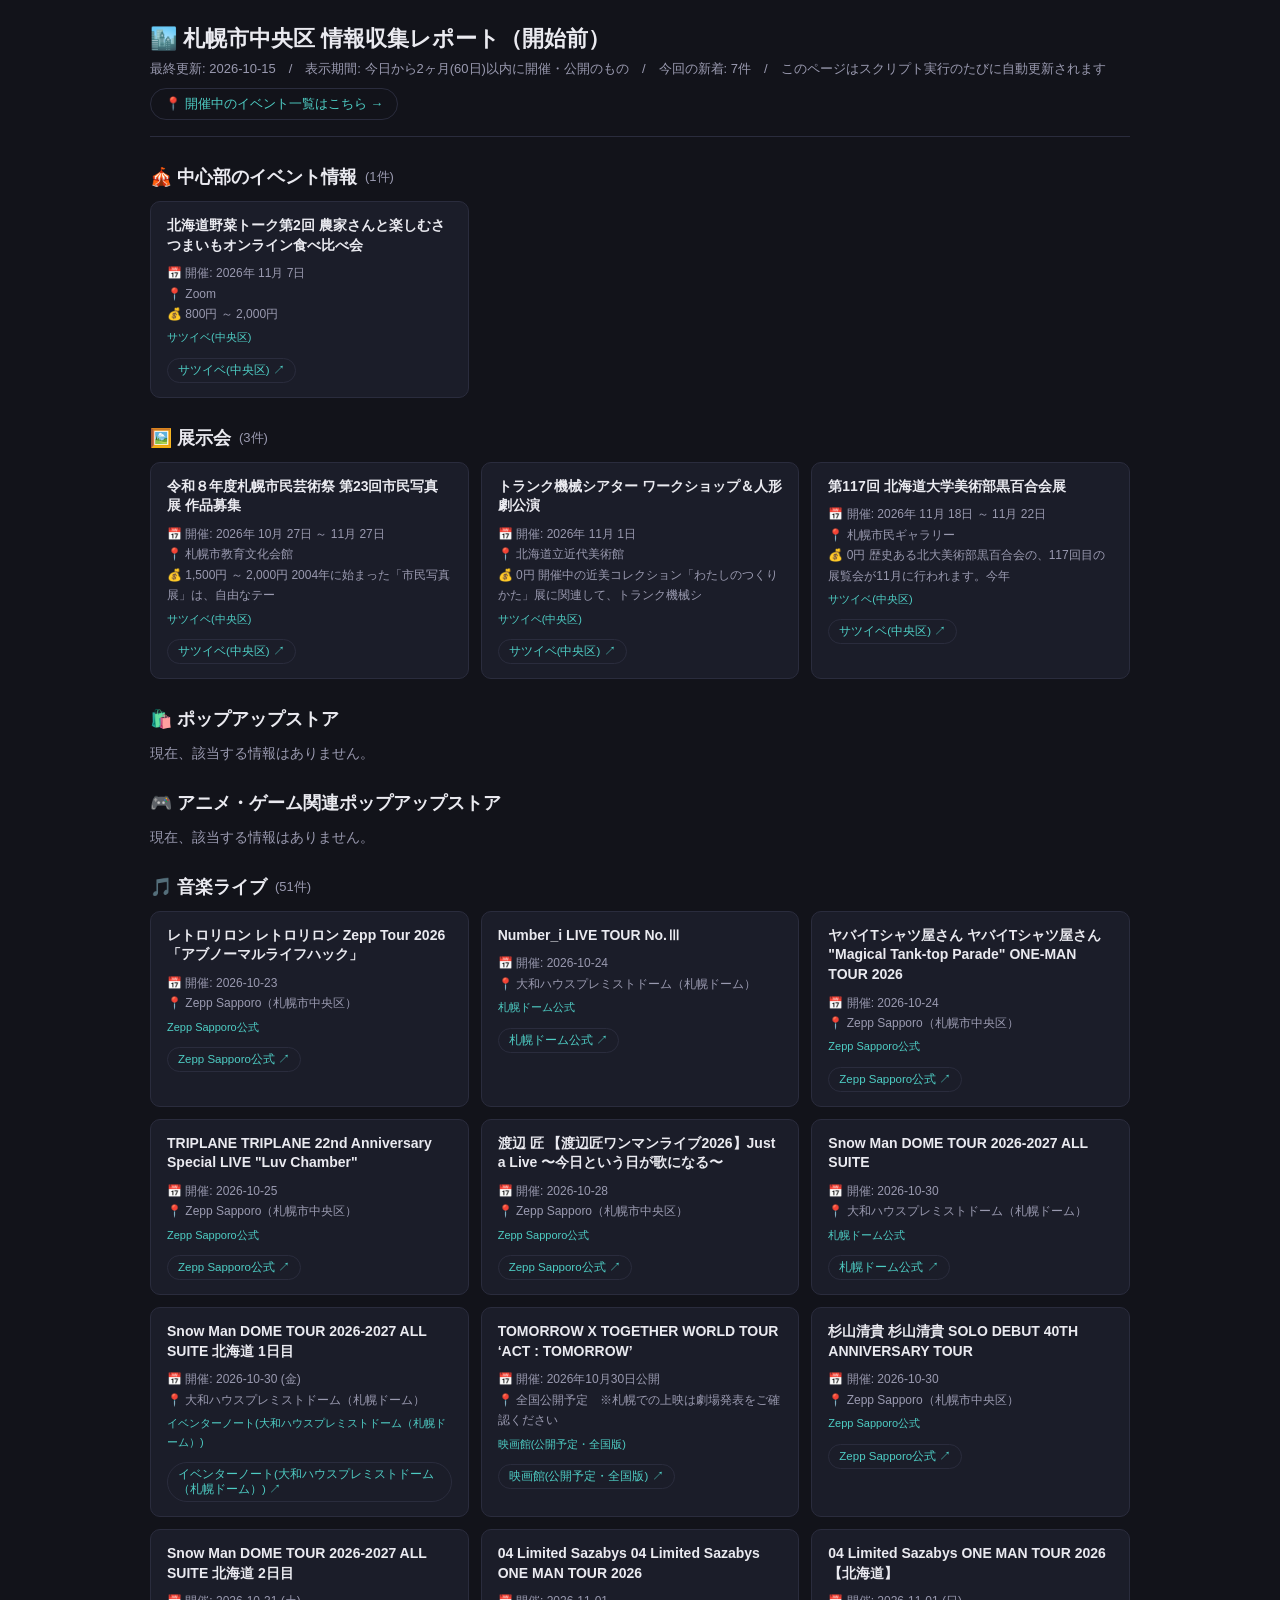
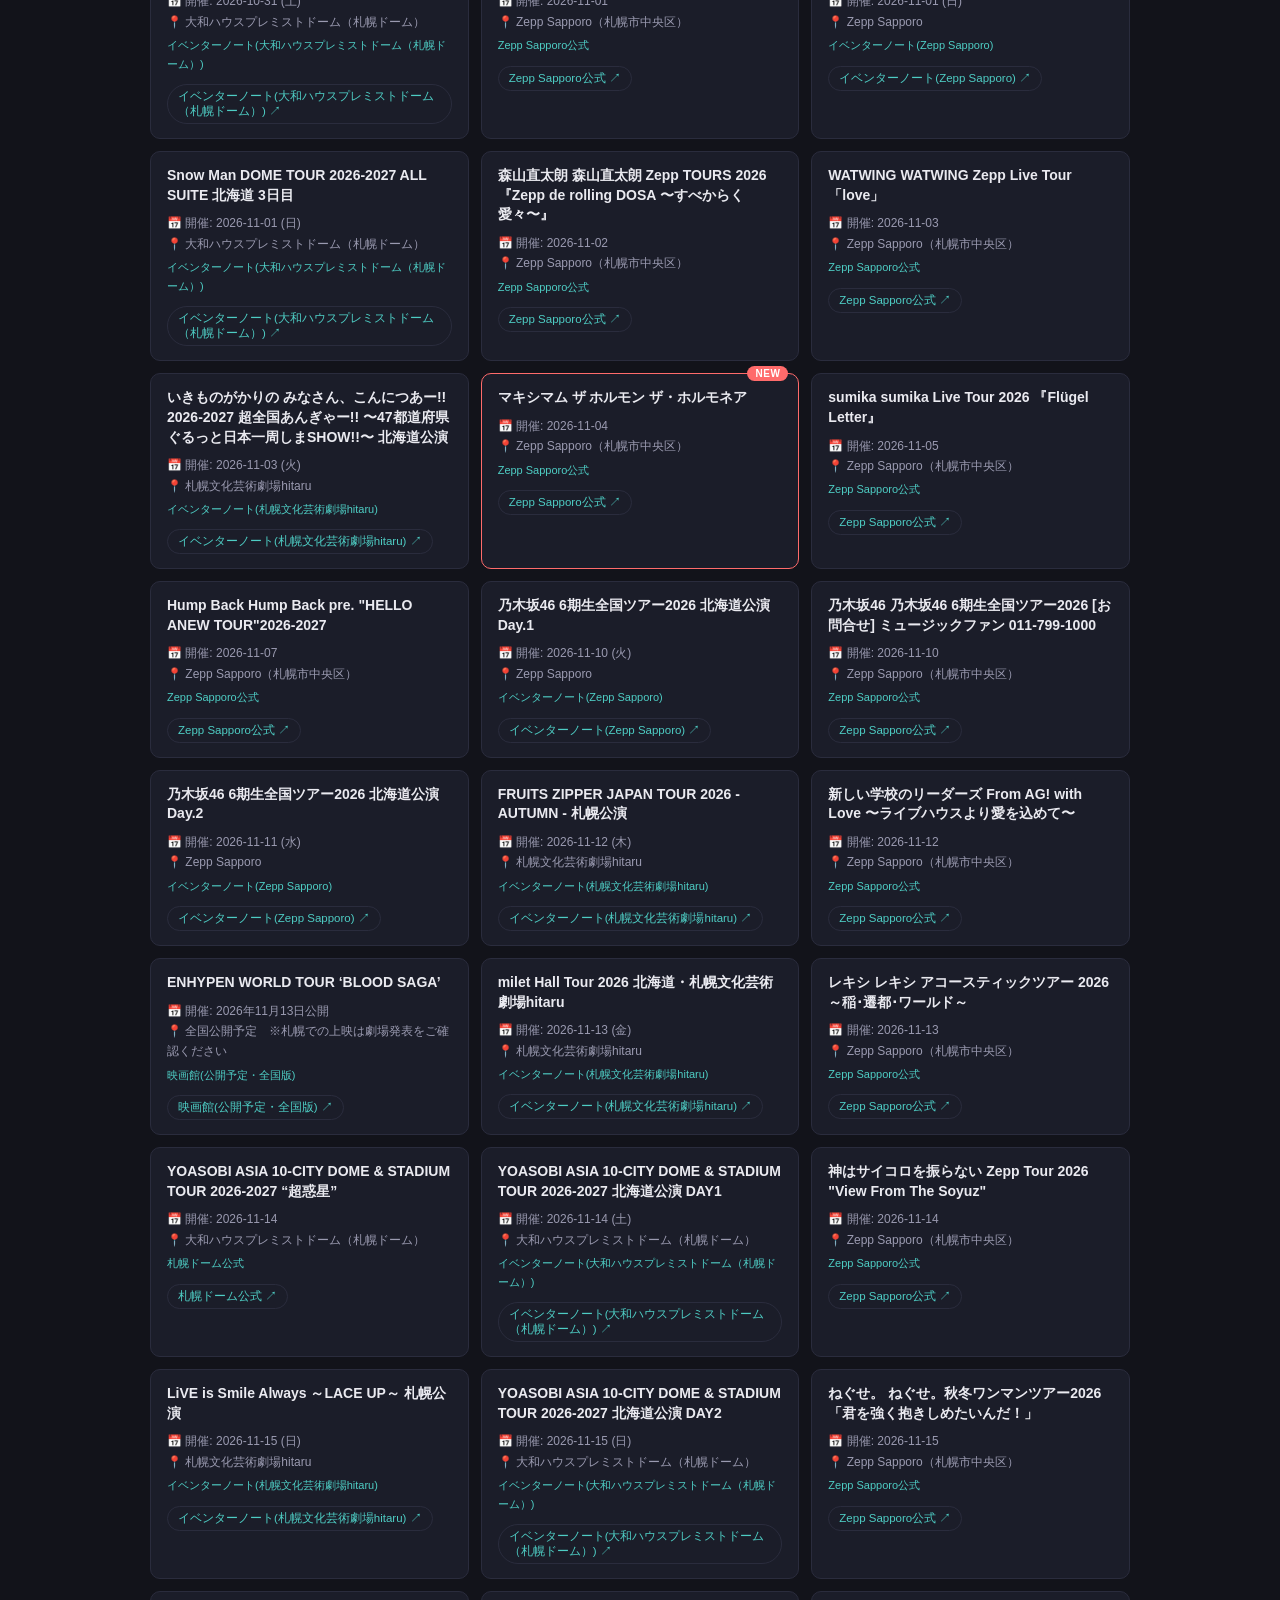
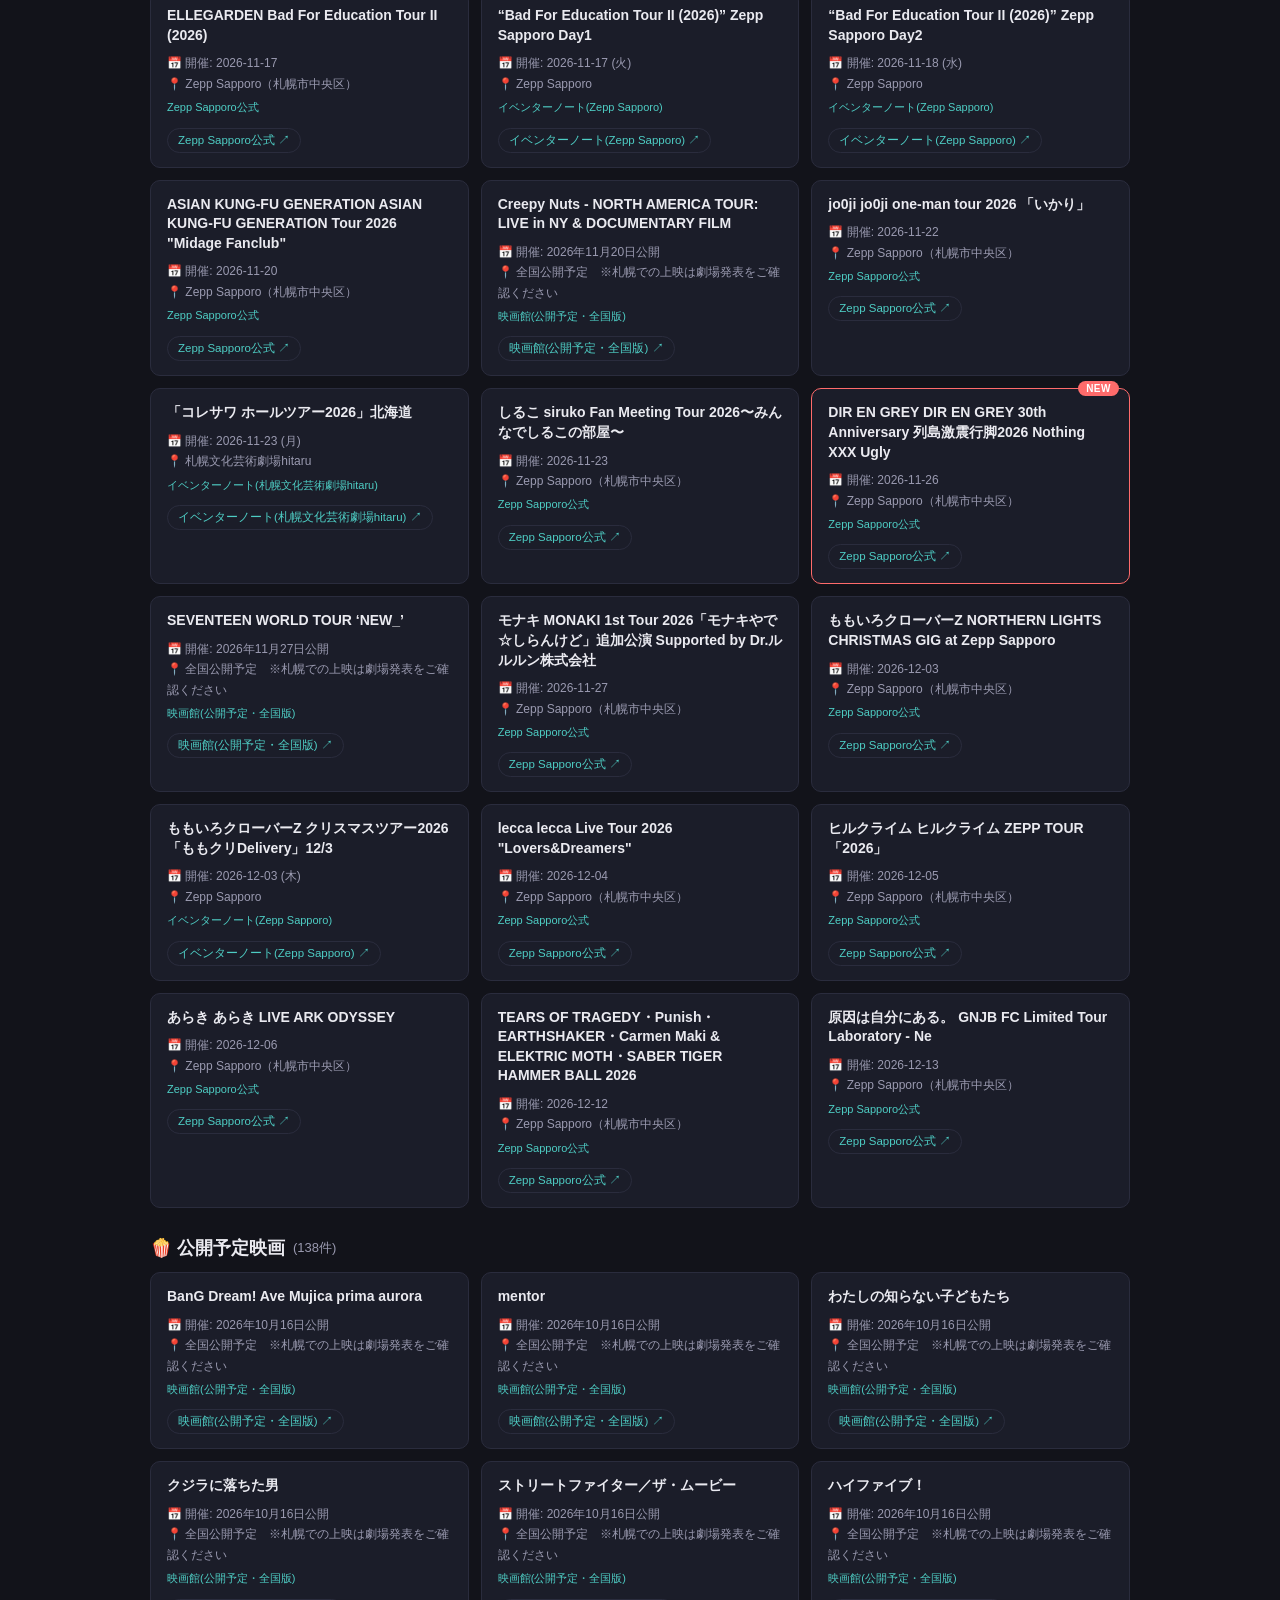
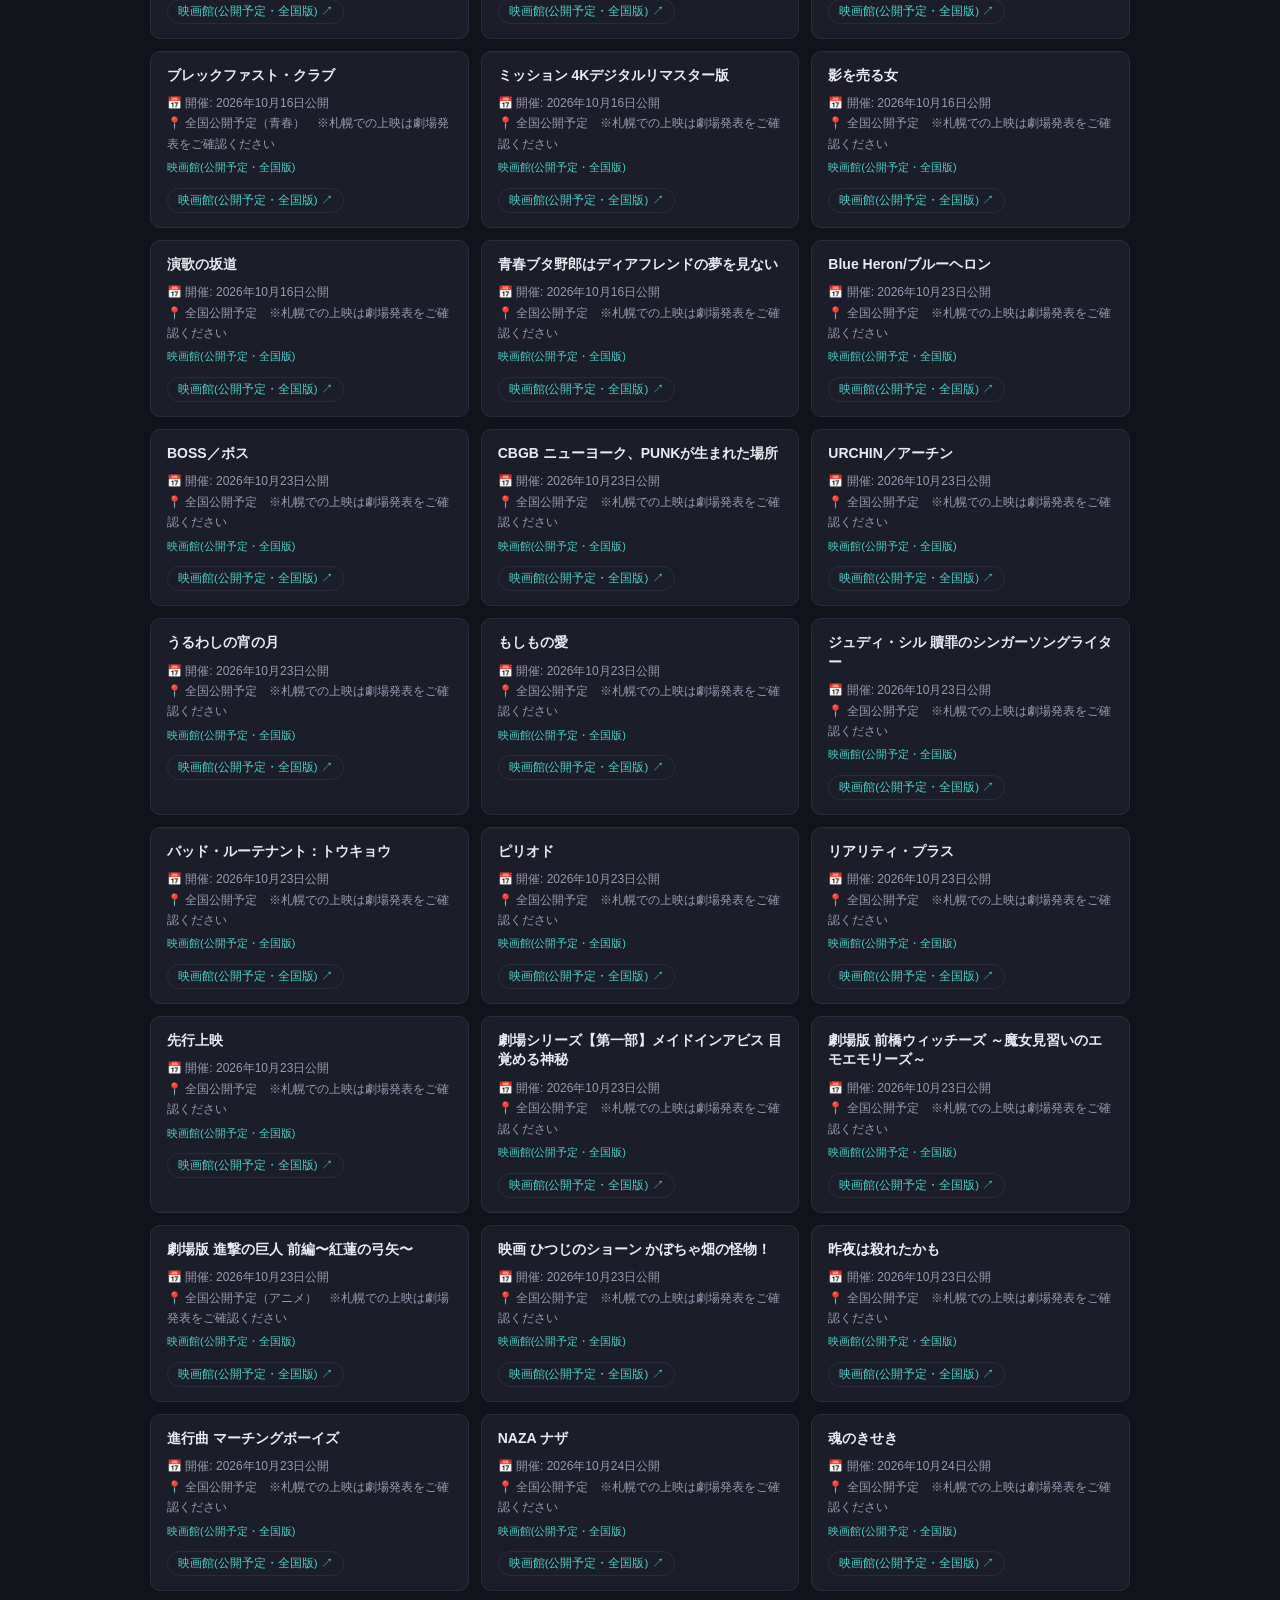
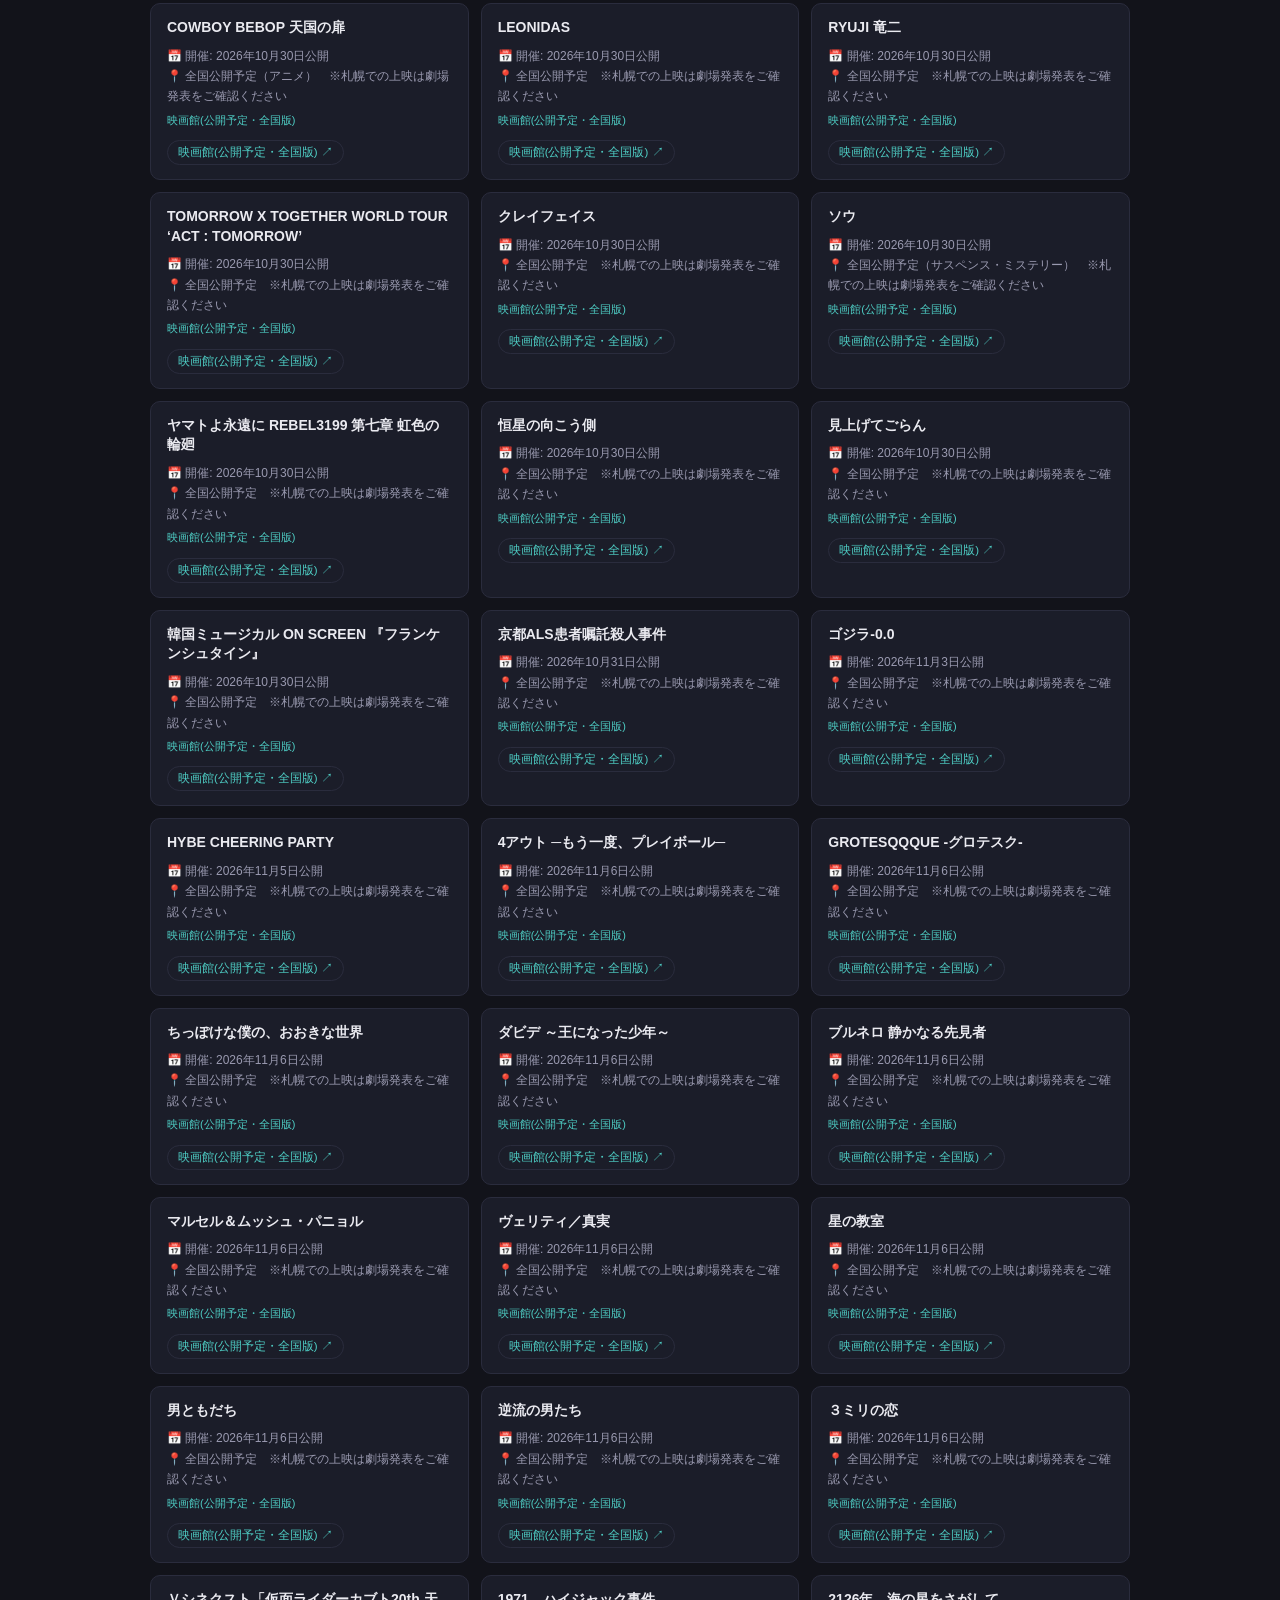
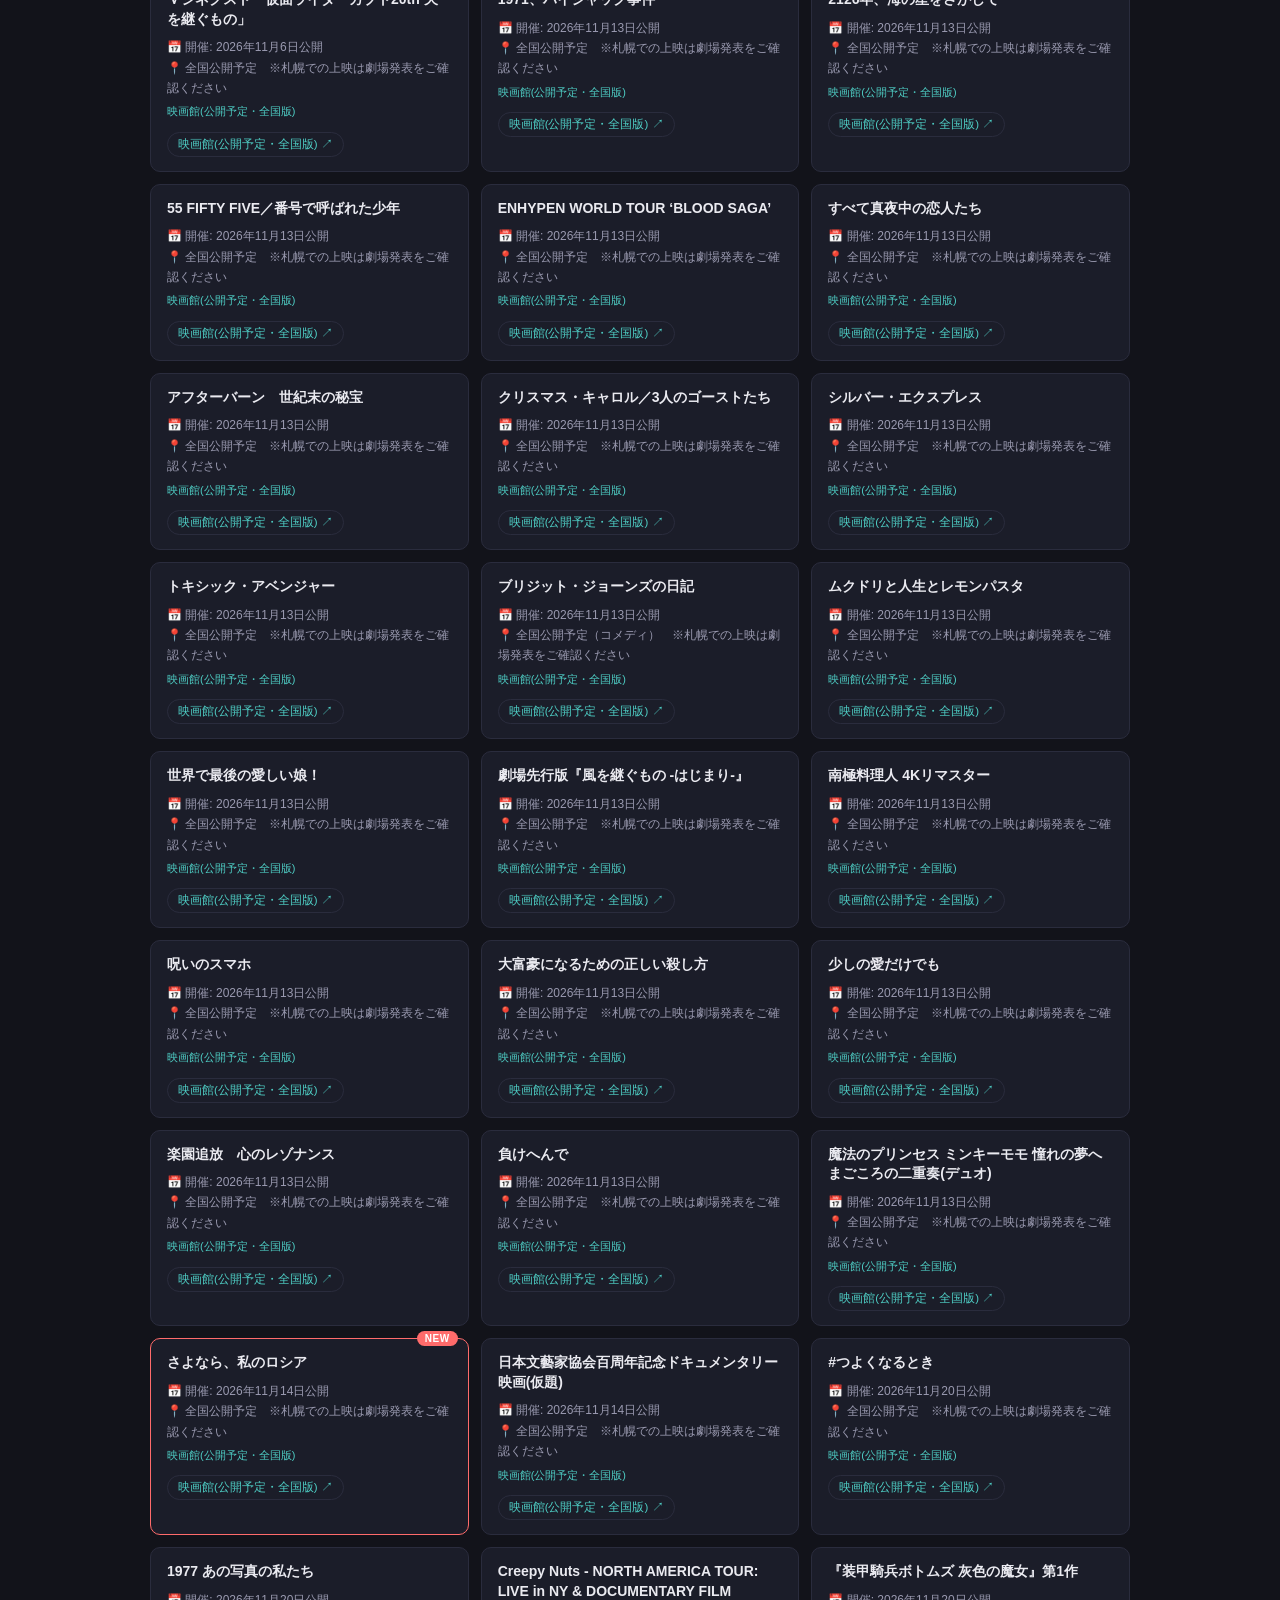
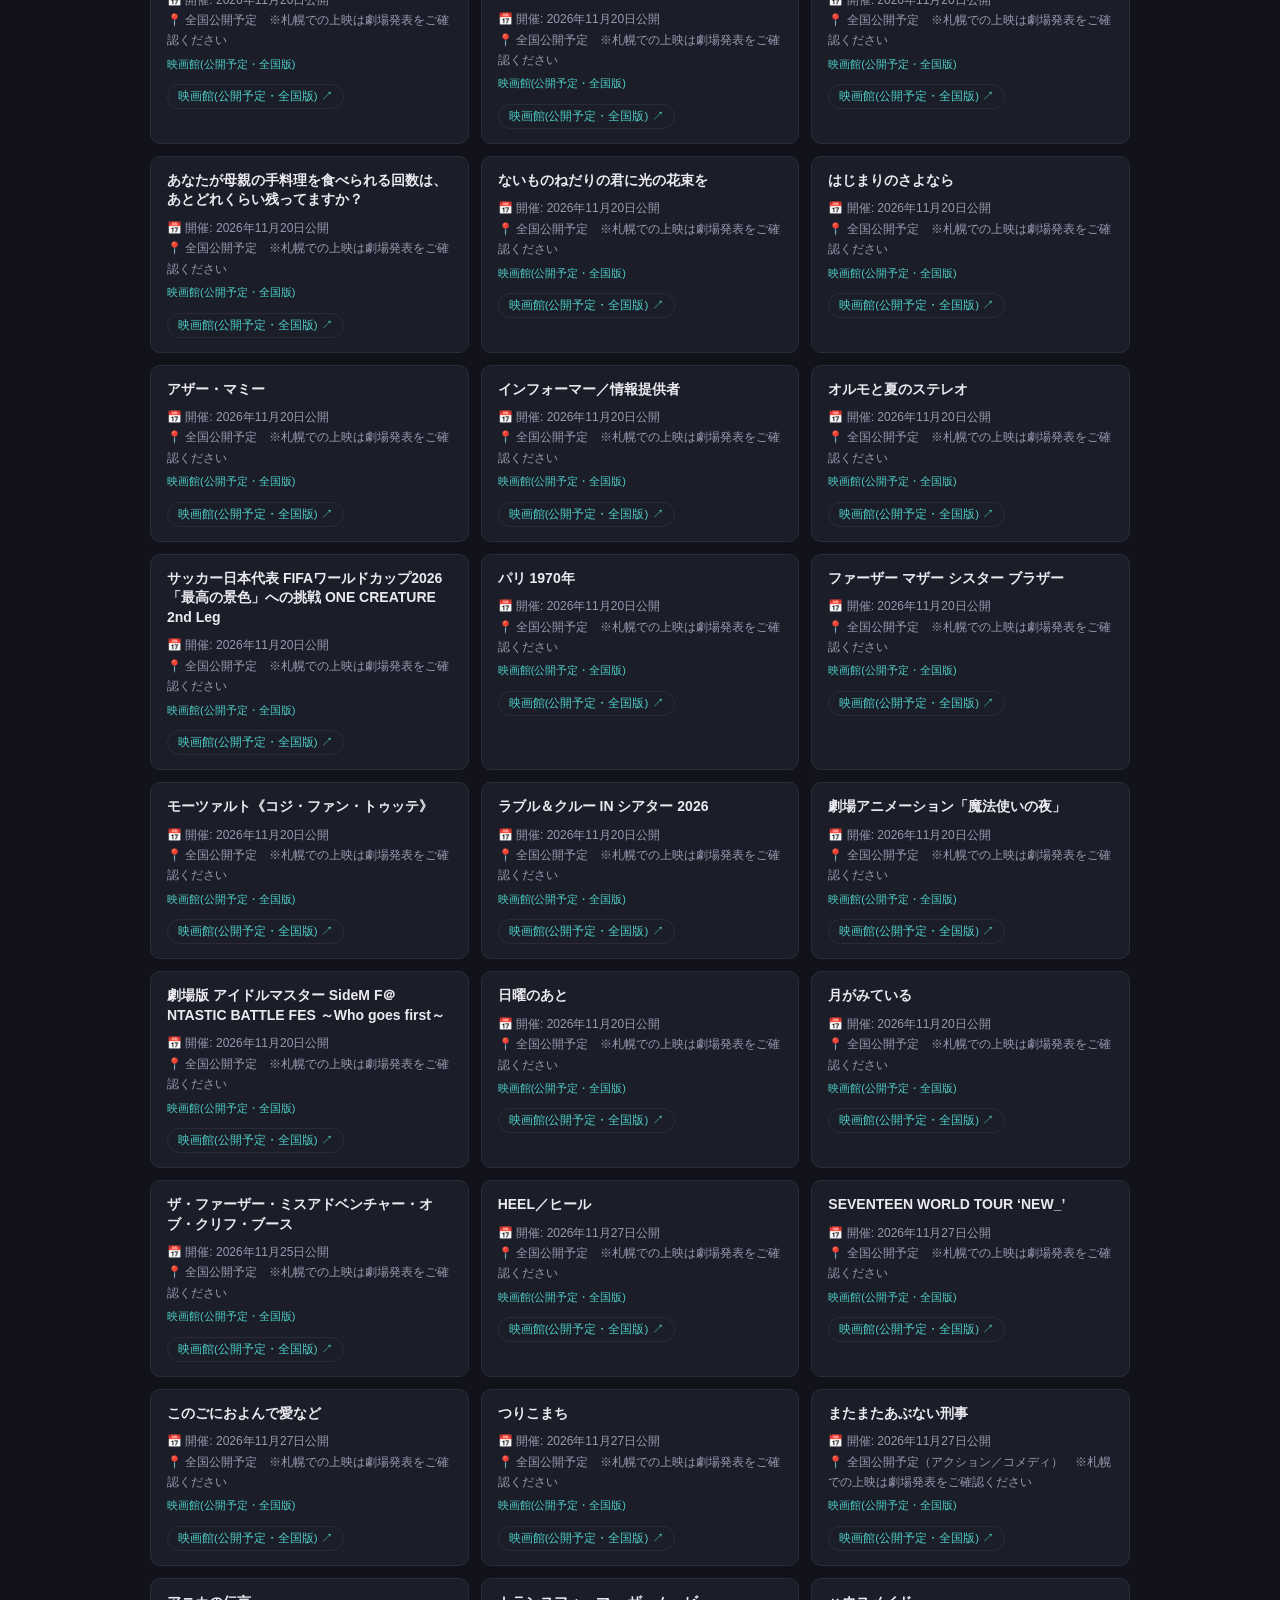
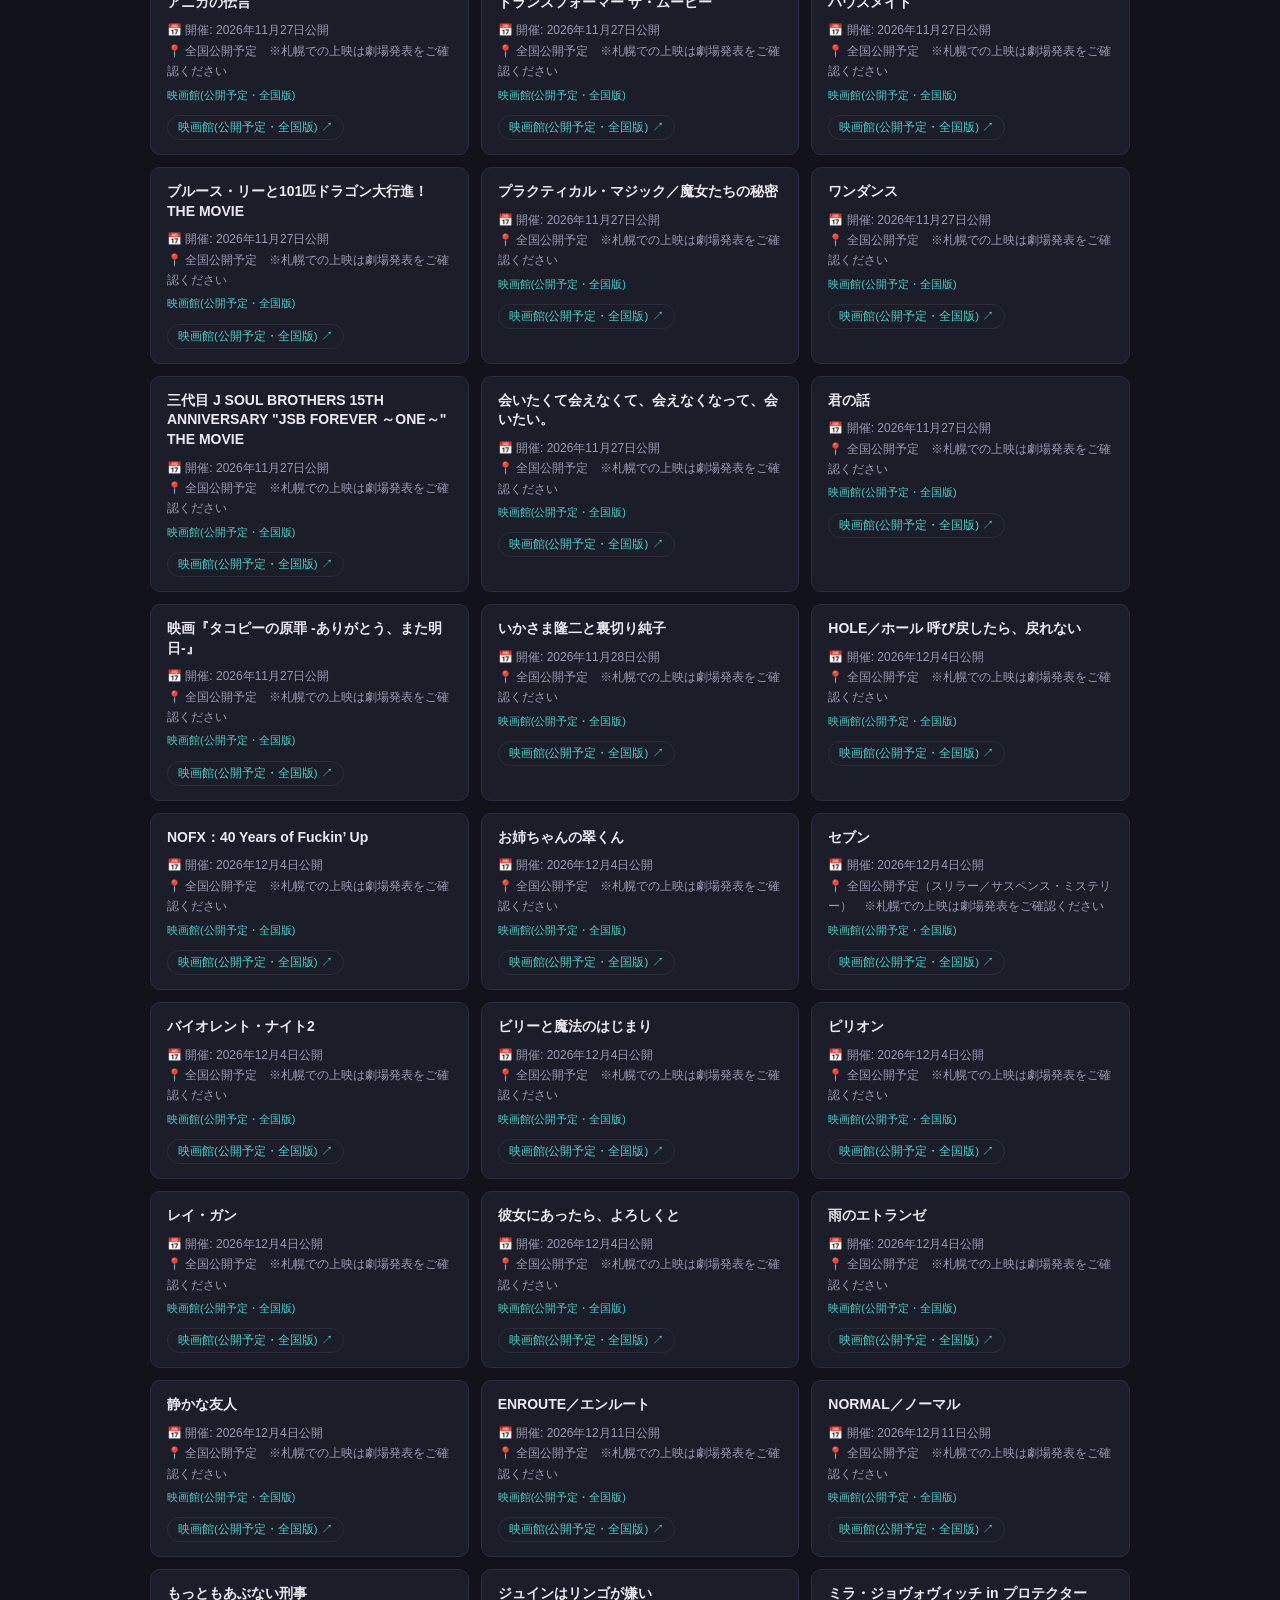
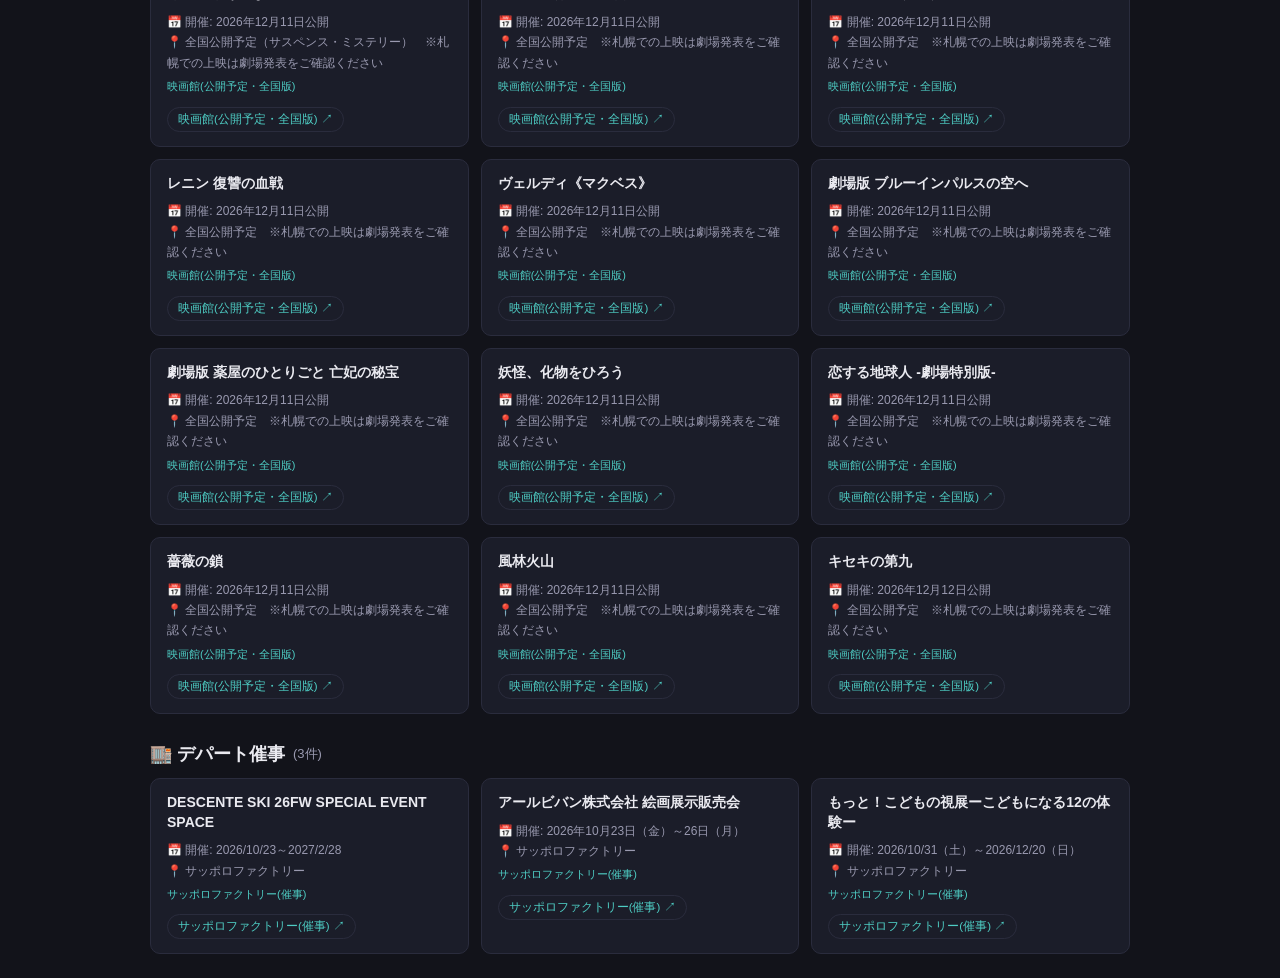
<file: data/upcoming.html>
<!DOCTYPE html>
<html lang="ja">
<head>
<meta charset="UTF-8">
<meta name="viewport" content="width=device-width, initial-scale=1.0">
<title>札幌市中央区 情報収集レポート</title>
<style>
  :root {
    --bg: #12131a;
    --panel: #1b1d29;
    --accent: #ff6b6b;
    --accent2: #4ecdc4;
    --text: #eaeaf0;
    --muted: #9a9ab0;
    --border: #2a2c3d;
  }
  * { box-sizing: border-box; }
  body {
    margin: 0;
    font-family: "Hiragino Kaku Gothic ProN", "Yu Gothic", "Segoe UI", sans-serif;
    background: var(--bg);
    color: var(--text);
    padding: 24px;
  }
  header {
    max-width: 980px;
    margin: 0 auto 24px;
    padding-bottom: 16px;
    border-bottom: 1px solid var(--border);
  }
  h1 {
    font-size: 22px;
    margin: 0 0 6px;
  }
  .updated {
    color: var(--muted);
    font-size: 13px;
  }
  .page-switch {
    margin-top: 10px;
  }
  .page-switch a {
    display: inline-block;
    color: var(--accent2);
    text-decoration: none;
    font-size: 13px;
    border: 1px solid var(--border);
    border-radius: 999px;
    padding: 6px 14px;
  }
  .page-switch a:hover {
    border-color: var(--accent2);
  }
  main {
    max-width: 980px;
    margin: 0 auto;
  }
  h2 {
    font-size: 18px;
    margin: 28px 0 12px;
    display: flex;
    align-items: center;
    gap: 8px;
  }
  .count {
    color: var(--muted);
    font-size: 13px;
    font-weight: normal;
  }
  .empty {
    color: var(--muted);
    font-size: 14px;
  }
  .cards {
    display: grid;
    grid-template-columns: repeat(auto-fill, minmax(260px, 1fr));
    gap: 12px;
  }
  .card {
    position: relative;
    display: block;
    background: var(--panel);
    border: 1px solid var(--border);
    border-radius: 10px;
    padding: 14px 16px;
    color: var(--text);
    transition: border-color 0.15s;
  }
  .card.new {
    border-color: var(--accent);
  }
  .card-links {
    display: flex;
    flex-wrap: wrap;
    gap: 6px;
    margin-top: 10px;
  }
  .card-link {
    display: inline-block;
    font-size: 11.5px;
    color: var(--accent2);
    text-decoration: none;
    border: 1px solid var(--border);
    border-radius: 999px;
    padding: 4px 10px;
    transition: border-color 0.15s, color 0.15s;
  }
  .card-link:hover {
    border-color: var(--accent2);
    color: #fff;
  }
  .badge {
    position: absolute;
    top: -8px;
    right: 10px;
    background: var(--accent);
    color: #fff;
    font-size: 10px;
    padding: 2px 8px;
    border-radius: 999px;
    font-weight: bold;
    letter-spacing: 0.05em;
  }
  .badge-soon {
    right: auto;
    left: 10px;
    background: var(--accent2);
    color: #12131a;
  }
  .card-title {
    font-size: 14px;
    font-weight: 600;
    margin-bottom: 8px;
    line-height: 1.4;
  }
  .card-blurb {
    font-size: 12.5px;
    color: var(--accent2);
    margin-bottom: 8px;
    line-height: 1.5;
  }
  .card-meta {
    font-size: 12px;
    color: var(--muted);
    line-height: 1.7;
  }
  .source {
    display: inline-block;
    margin-top: 4px;
    color: var(--accent2);
    font-size: 11px;
  }
</style>
</head>
<body>
<header>
  <h1>🏙️ 札幌市中央区 情報収集レポート（開始前）</h1>
  <div class="updated">最終更新: 2026-10-15　/　表示期間: 今日から2ヶ月(60日)以内に開催・公開のもの　/　今回の新着: 7件　/　このページはスクリプト実行のたびに自動更新されます</div>
  <div class="page-switch"><a href="index.html">📍 開催中のイベント一覧はこちら →</a></div>
</header>
<main>
<h2>🎪 中心部のイベント情報 <span class="count">(1件)</span></h2><div class="cards">
            <div class="card">
              
              <div class="card-title">北海道野菜トーク第2回 農家さんと楽しむさつまいもオンライン食べ比べ会</div>
              
              <div class="card-meta">
                📅 開催: 2026年 11月 7日<br>
                
                📍 Zoom<br>
                💰 800円 ～ 2,000円<br>
                <span class="source">サツイベ(中央区)</span>
              </div>
              <div class="card-links"><a class="card-link" href="https://sapporo.magazine.events/category/workshop/83848.html" target="_blank" rel="noopener">サツイベ(中央区) ↗</a></div>
            </div>
            </div><h2>🖼️ 展示会 <span class="count">(3件)</span></h2><div class="cards">
            <div class="card">
              
              <div class="card-title">令和８年度札幌市民芸術祭 第23回市民写真展 作品募集</div>
              
              <div class="card-meta">
                📅 開催: 2026年 10月 27日 ～ 11月 27日<br>
                
                📍 札幌市教育文化会館<br>
                💰 1,500円 ～ 2,000円 2004年に始まった「市民写真展」は、自由なテー<br>
                <span class="source">サツイベ(中央区)</span>
              </div>
              <div class="card-links"><a class="card-link" href="https://sapporo.magazine.events/area/chuou-ku/83669.html" target="_blank" rel="noopener">サツイベ(中央区) ↗</a></div>
            </div>
            
            <div class="card">
              
              <div class="card-title">トランク機械シアター ワークショップ＆人形劇公演</div>
              
              <div class="card-meta">
                📅 開催: 2026年 11月 1日<br>
                
                📍 北海道立近代美術館<br>
                💰 0円 開催中の近美コレクション「わたしのつくりかた」展に関連して、トランク機械シ<br>
                <span class="source">サツイベ(中央区)</span>
              </div>
              <div class="card-links"><a class="card-link" href="https://sapporo.magazine.events/area/chuou-ku/83820.html" target="_blank" rel="noopener">サツイベ(中央区) ↗</a></div>
            </div>
            
            <div class="card">
              
              <div class="card-title">第117回 北海道大学美術部黒百合会展</div>
              
              <div class="card-meta">
                📅 開催: 2026年 11月 18日 ～ 11月 22日<br>
                
                📍 札幌市民ギャラリー<br>
                💰 0円 歴史ある北大美術部黒百合会の、117回目の展覧会が11月に行われます。今年<br>
                <span class="source">サツイベ(中央区)</span>
              </div>
              <div class="card-links"><a class="card-link" href="https://sapporo.magazine.events/area/chuou-ku/83778.html" target="_blank" rel="noopener">サツイベ(中央区) ↗</a></div>
            </div>
            </div><h2>🛍️ ポップアップストア</h2><p class="empty">現在、該当する情報はありません。</p><h2>🎮 アニメ・ゲーム関連ポップアップストア</h2><p class="empty">現在、該当する情報はありません。</p><h2>🎵 音楽ライブ <span class="count">(51件)</span></h2><div class="cards">
            <div class="card">
              
              <div class="card-title">レトロリロン レトロリロン Zepp Tour 2026「アブノーマルライフハック」</div>
              
              <div class="card-meta">
                📅 開催: 2026-10-23<br>
                
                📍 Zepp Sapporo（札幌市中央区）<br>
                
                <span class="source">Zepp Sapporo公式</span>
              </div>
              <div class="card-links"><a class="card-link" href="https://www.zepp.co.jp/hall/sapporo/schedule/single/?rid=157346" target="_blank" rel="noopener">Zepp Sapporo公式 ↗</a></div>
            </div>
            
            <div class="card">
              
              <div class="card-title">Number_i LIVE TOUR No.Ⅲ</div>
              
              <div class="card-meta">
                📅 開催: 2026-10-24<br>
                
                📍 大和ハウスプレミストドーム（札幌ドーム）<br>
                
                <span class="source">札幌ドーム公式</span>
              </div>
              <div class="card-links"><a class="card-link" href="https://www.sapporo-dome.co.jp/schedule/detail/?date=20261024#official-live-2026-10-24" target="_blank" rel="noopener">札幌ドーム公式 ↗</a></div>
            </div>
            
            <div class="card">
              
              <div class="card-title">ヤバイTシャツ屋さん ヤバイTシャツ屋さん &quot;Magical Tank-top Parade&quot; ONE-MAN TOUR 2026</div>
              
              <div class="card-meta">
                📅 開催: 2026-10-24<br>
                
                📍 Zepp Sapporo（札幌市中央区）<br>
                
                <span class="source">Zepp Sapporo公式</span>
              </div>
              <div class="card-links"><a class="card-link" href="https://www.zepp.co.jp/hall/sapporo/schedule/single/?rid=156569" target="_blank" rel="noopener">Zepp Sapporo公式 ↗</a></div>
            </div>
            
            <div class="card">
              
              <div class="card-title">TRIPLANE TRIPLANE 22nd Anniversary Special LIVE &quot;Luv Chamber&quot;</div>
              
              <div class="card-meta">
                📅 開催: 2026-10-25<br>
                
                📍 Zepp Sapporo（札幌市中央区）<br>
                
                <span class="source">Zepp Sapporo公式</span>
              </div>
              <div class="card-links"><a class="card-link" href="https://www.zepp.co.jp/hall/sapporo/schedule/single/?rid=156658" target="_blank" rel="noopener">Zepp Sapporo公式 ↗</a></div>
            </div>
            
            <div class="card">
              
              <div class="card-title">渡辺 匠 【渡辺匠ワンマンライブ2026】Just a Live 〜今日という日が歌になる〜</div>
              
              <div class="card-meta">
                📅 開催: 2026-10-28<br>
                
                📍 Zepp Sapporo（札幌市中央区）<br>
                
                <span class="source">Zepp Sapporo公式</span>
              </div>
              <div class="card-links"><a class="card-link" href="https://www.zepp.co.jp/hall/sapporo/schedule/single/?rid=160935" target="_blank" rel="noopener">Zepp Sapporo公式 ↗</a></div>
            </div>
            
            <div class="card">
              
              <div class="card-title">Snow Man DOME TOUR 2026-2027 ALL SUITE</div>
              
              <div class="card-meta">
                📅 開催: 2026-10-30<br>
                
                📍 大和ハウスプレミストドーム（札幌ドーム）<br>
                
                <span class="source">札幌ドーム公式</span>
              </div>
              <div class="card-links"><a class="card-link" href="https://www.sapporo-dome.co.jp/schedule/detail/?date=20261030#official-live-2026-10-30" target="_blank" rel="noopener">札幌ドーム公式 ↗</a></div>
            </div>
            
            <div class="card">
              
              <div class="card-title">Snow Man DOME TOUR 2026-2027 ALL SUITE 北海道 1日目</div>
              
              <div class="card-meta">
                📅 開催: 2026-10-30 (金)<br>
                
                📍 大和ハウスプレミストドーム（札幌ドーム）<br>
                
                <span class="source">イベンターノート(大和ハウスプレミストドーム（札幌ドーム）)</span>
              </div>
              <div class="card-links"><a class="card-link" href="https://www.eventernote.com/events/489824" target="_blank" rel="noopener">イベンターノート(大和ハウスプレミストドーム（札幌ドーム）) ↗</a></div>
            </div>
            
            <div class="card">
              
              <div class="card-title">TOMORROW X TOGETHER WORLD TOUR ‘ACT : TOMORROW’</div>
              
              <div class="card-meta">
                📅 開催: 2026年10月30日公開<br>
                
                📍 全国公開予定　※札幌での上映は劇場発表をご確認ください<br>
                
                <span class="source">映画館(公開予定・全国版)</span>
              </div>
              <div class="card-links"><a class="card-link" href="https://press.moviewalker.jp/mv93990/" target="_blank" rel="noopener">映画館(公開予定・全国版) ↗</a></div>
            </div>
            
            <div class="card">
              
              <div class="card-title">杉山清貴 杉山清貴 SOLO DEBUT 40TH ANNIVERSARY TOUR</div>
              
              <div class="card-meta">
                📅 開催: 2026-10-30<br>
                
                📍 Zepp Sapporo（札幌市中央区）<br>
                
                <span class="source">Zepp Sapporo公式</span>
              </div>
              <div class="card-links"><a class="card-link" href="https://www.zepp.co.jp/hall/sapporo/schedule/single/?rid=158384" target="_blank" rel="noopener">Zepp Sapporo公式 ↗</a></div>
            </div>
            
            <div class="card">
              
              <div class="card-title">Snow Man DOME TOUR 2026-2027 ALL SUITE 北海道 2日目</div>
              
              <div class="card-meta">
                📅 開催: 2026-10-31 (土)<br>
                
                📍 大和ハウスプレミストドーム（札幌ドーム）<br>
                
                <span class="source">イベンターノート(大和ハウスプレミストドーム（札幌ドーム）)</span>
              </div>
              <div class="card-links"><a class="card-link" href="https://www.eventernote.com/events/489825" target="_blank" rel="noopener">イベンターノート(大和ハウスプレミストドーム（札幌ドーム）) ↗</a></div>
            </div>
            
            <div class="card">
              
              <div class="card-title">04 Limited Sazabys 04 Limited Sazabys ONE MAN TOUR 2026</div>
              
              <div class="card-meta">
                📅 開催: 2026-11-01<br>
                
                📍 Zepp Sapporo（札幌市中央区）<br>
                
                <span class="source">Zepp Sapporo公式</span>
              </div>
              <div class="card-links"><a class="card-link" href="https://www.zepp.co.jp/hall/sapporo/schedule/single/?rid=156657" target="_blank" rel="noopener">Zepp Sapporo公式 ↗</a></div>
            </div>
            
            <div class="card">
              
              <div class="card-title">04 Limited Sazabys ONE MAN TOUR 2026【北海道】</div>
              
              <div class="card-meta">
                📅 開催: 2026-11-01 (日)<br>
                
                📍 Zepp Sapporo<br>
                
                <span class="source">イベンターノート(Zepp Sapporo)</span>
              </div>
              <div class="card-links"><a class="card-link" href="https://www.eventernote.com/events/475040" target="_blank" rel="noopener">イベンターノート(Zepp Sapporo) ↗</a></div>
            </div>
            
            <div class="card">
              
              <div class="card-title">Snow Man DOME TOUR 2026-2027 ALL SUITE 北海道 3日目</div>
              
              <div class="card-meta">
                📅 開催: 2026-11-01 (日)<br>
                
                📍 大和ハウスプレミストドーム（札幌ドーム）<br>
                
                <span class="source">イベンターノート(大和ハウスプレミストドーム（札幌ドーム）)</span>
              </div>
              <div class="card-links"><a class="card-link" href="https://www.eventernote.com/events/489826" target="_blank" rel="noopener">イベンターノート(大和ハウスプレミストドーム（札幌ドーム）) ↗</a></div>
            </div>
            
            <div class="card">
              
              <div class="card-title">森山直太朗 森山直太朗 Zepp TOURS 2026『Zepp de rolling DOSA 〜すべからく愛々〜』</div>
              
              <div class="card-meta">
                📅 開催: 2026-11-02<br>
                
                📍 Zepp Sapporo（札幌市中央区）<br>
                
                <span class="source">Zepp Sapporo公式</span>
              </div>
              <div class="card-links"><a class="card-link" href="https://www.zepp.co.jp/hall/sapporo/schedule/single/?rid=162082" target="_blank" rel="noopener">Zepp Sapporo公式 ↗</a></div>
            </div>
            
            <div class="card">
              
              <div class="card-title">WATWING WATWING Zepp Live Tour「love」</div>
              
              <div class="card-meta">
                📅 開催: 2026-11-03<br>
                
                📍 Zepp Sapporo（札幌市中央区）<br>
                
                <span class="source">Zepp Sapporo公式</span>
              </div>
              <div class="card-links"><a class="card-link" href="https://www.zepp.co.jp/hall/sapporo/schedule/single/?rid=156821" target="_blank" rel="noopener">Zepp Sapporo公式 ↗</a></div>
            </div>
            
            <div class="card">
              
              <div class="card-title">いきものがかりの みなさん、こんにつあー!! 2026-2027 超全国あんぎゃー!! 〜47都道府県ぐるっと日本一周しまSHOW!!〜 北海道公演</div>
              
              <div class="card-meta">
                📅 開催: 2026-11-03 (火)<br>
                
                📍 札幌文化芸術劇場hitaru<br>
                
                <span class="source">イベンターノート(札幌文化芸術劇場hitaru)</span>
              </div>
              <div class="card-links"><a class="card-link" href="https://www.eventernote.com/events/457842" target="_blank" rel="noopener">イベンターノート(札幌文化芸術劇場hitaru) ↗</a></div>
            </div>
            
            <div class="card new">
              <span class="badge">NEW</span>
              <div class="card-title">マキシマム ザ ホルモン ザ・ホルモネア</div>
              
              <div class="card-meta">
                📅 開催: 2026-11-04<br>
                
                📍 Zepp Sapporo（札幌市中央区）<br>
                
                <span class="source">Zepp Sapporo公式</span>
              </div>
              <div class="card-links"><a class="card-link" href="https://www.zepp.co.jp/hall/sapporo/schedule/single/?rid=166764" target="_blank" rel="noopener">Zepp Sapporo公式 ↗</a></div>
            </div>
            
            <div class="card">
              
              <div class="card-title">sumika sumika Live Tour 2026 『Flügel Letter』</div>
              
              <div class="card-meta">
                📅 開催: 2026-11-05<br>
                
                📍 Zepp Sapporo（札幌市中央区）<br>
                
                <span class="source">Zepp Sapporo公式</span>
              </div>
              <div class="card-links"><a class="card-link" href="https://www.zepp.co.jp/hall/sapporo/schedule/single/?rid=158385" target="_blank" rel="noopener">Zepp Sapporo公式 ↗</a></div>
            </div>
            
            <div class="card">
              
              <div class="card-title">Hump Back Hump Back pre. &quot;HELLO ANEW TOUR&quot;2026-2027</div>
              
              <div class="card-meta">
                📅 開催: 2026-11-07<br>
                
                📍 Zepp Sapporo（札幌市中央区）<br>
                
                <span class="source">Zepp Sapporo公式</span>
              </div>
              <div class="card-links"><a class="card-link" href="https://www.zepp.co.jp/hall/sapporo/schedule/single/?rid=156822" target="_blank" rel="noopener">Zepp Sapporo公式 ↗</a></div>
            </div>
            
            <div class="card">
              
              <div class="card-title">乃木坂46 6期⽣全国ツアー2026 北海道公演 Day.1</div>
              
              <div class="card-meta">
                📅 開催: 2026-11-10 (火)<br>
                
                📍 Zepp Sapporo<br>
                
                <span class="source">イベンターノート(Zepp Sapporo)</span>
              </div>
              <div class="card-links"><a class="card-link" href="https://www.eventernote.com/events/489957" target="_blank" rel="noopener">イベンターノート(Zepp Sapporo) ↗</a></div>
            </div>
            
            <div class="card">
              
              <div class="card-title">乃木坂46 乃⽊坂46 6期⽣全国ツアー2026 [お問合せ] ミュージックファン 011-799-1000</div>
              
              <div class="card-meta">
                📅 開催: 2026-11-10<br>
                
                📍 Zepp Sapporo（札幌市中央区）<br>
                
                <span class="source">Zepp Sapporo公式</span>
              </div>
              <div class="card-links"><a class="card-link" href="https://www.zepp.co.jp/hall/sapporo/schedule/single/?rid=162370" target="_blank" rel="noopener">Zepp Sapporo公式 ↗</a></div>
            </div>
            
            <div class="card">
              
              <div class="card-title">乃木坂46 6期⽣全国ツアー2026 北海道公演 Day.2</div>
              
              <div class="card-meta">
                📅 開催: 2026-11-11 (水)<br>
                
                📍 Zepp Sapporo<br>
                
                <span class="source">イベンターノート(Zepp Sapporo)</span>
              </div>
              <div class="card-links"><a class="card-link" href="https://www.eventernote.com/events/489958" target="_blank" rel="noopener">イベンターノート(Zepp Sapporo) ↗</a></div>
            </div>
            
            <div class="card">
              
              <div class="card-title">FRUITS ZIPPER JAPAN TOUR 2026 - AUTUMN - 札幌公演</div>
              
              <div class="card-meta">
                📅 開催: 2026-11-12 (木)<br>
                
                📍 札幌文化芸術劇場hitaru<br>
                
                <span class="source">イベンターノート(札幌文化芸術劇場hitaru)</span>
              </div>
              <div class="card-links"><a class="card-link" href="https://www.eventernote.com/events/467393" target="_blank" rel="noopener">イベンターノート(札幌文化芸術劇場hitaru) ↗</a></div>
            </div>
            
            <div class="card">
              
              <div class="card-title">新しい学校のリーダーズ From AG! with Love 〜ライブハウスより愛を込めて〜</div>
              
              <div class="card-meta">
                📅 開催: 2026-11-12<br>
                
                📍 Zepp Sapporo（札幌市中央区）<br>
                
                <span class="source">Zepp Sapporo公式</span>
              </div>
              <div class="card-links"><a class="card-link" href="https://www.zepp.co.jp/hall/sapporo/schedule/single/?rid=162413" target="_blank" rel="noopener">Zepp Sapporo公式 ↗</a></div>
            </div>
            
            <div class="card">
              
              <div class="card-title">ENHYPEN WORLD TOUR ‘BLOOD SAGA’</div>
              
              <div class="card-meta">
                📅 開催: 2026年11月13日公開<br>
                
                📍 全国公開予定　※札幌での上映は劇場発表をご確認ください<br>
                
                <span class="source">映画館(公開予定・全国版)</span>
              </div>
              <div class="card-links"><a class="card-link" href="https://press.moviewalker.jp/mv93991/" target="_blank" rel="noopener">映画館(公開予定・全国版) ↗</a></div>
            </div>
            
            <div class="card">
              
              <div class="card-title">milet Hall Tour 2026 北海道・札幌文化芸術劇場hitaru</div>
              
              <div class="card-meta">
                📅 開催: 2026-11-13 (金)<br>
                
                📍 札幌文化芸術劇場hitaru<br>
                
                <span class="source">イベンターノート(札幌文化芸術劇場hitaru)</span>
              </div>
              <div class="card-links"><a class="card-link" href="https://www.eventernote.com/events/481004" target="_blank" rel="noopener">イベンターノート(札幌文化芸術劇場hitaru) ↗</a></div>
            </div>
            
            <div class="card">
              
              <div class="card-title">レキシ レキシ アコースティックツアー 2026 ～稲･遷都･ワールド～</div>
              
              <div class="card-meta">
                📅 開催: 2026-11-13<br>
                
                📍 Zepp Sapporo（札幌市中央区）<br>
                
                <span class="source">Zepp Sapporo公式</span>
              </div>
              <div class="card-links"><a class="card-link" href="https://www.zepp.co.jp/hall/sapporo/schedule/single/?rid=160985" target="_blank" rel="noopener">Zepp Sapporo公式 ↗</a></div>
            </div>
            
            <div class="card">
              
              <div class="card-title">YOASOBI ASIA 10-CITY DOME &amp; STADIUM TOUR 2026-2027 “超惑星”</div>
              
              <div class="card-meta">
                📅 開催: 2026-11-14<br>
                
                📍 大和ハウスプレミストドーム（札幌ドーム）<br>
                
                <span class="source">札幌ドーム公式</span>
              </div>
              <div class="card-links"><a class="card-link" href="https://www.sapporo-dome.co.jp/schedule/detail/?date=20261114#official-live-2026-11-14" target="_blank" rel="noopener">札幌ドーム公式 ↗</a></div>
            </div>
            
            <div class="card">
              
              <div class="card-title">YOASOBI ASIA 10-CITY DOME &amp; STADIUM TOUR 2026-2027 北海道公演 DAY1</div>
              
              <div class="card-meta">
                📅 開催: 2026-11-14 (土)<br>
                
                📍 大和ハウスプレミストドーム（札幌ドーム）<br>
                
                <span class="source">イベンターノート(大和ハウスプレミストドーム（札幌ドーム）)</span>
              </div>
              <div class="card-links"><a class="card-link" href="https://www.eventernote.com/events/458277" target="_blank" rel="noopener">イベンターノート(大和ハウスプレミストドーム（札幌ドーム）) ↗</a></div>
            </div>
            
            <div class="card">
              
              <div class="card-title">神はサイコロを振らない Zepp Tour 2026 &quot;View From The Soyuz&quot;</div>
              
              <div class="card-meta">
                📅 開催: 2026-11-14<br>
                
                📍 Zepp Sapporo（札幌市中央区）<br>
                
                <span class="source">Zepp Sapporo公式</span>
              </div>
              <div class="card-links"><a class="card-link" href="https://www.zepp.co.jp/hall/sapporo/schedule/single/?rid=157601" target="_blank" rel="noopener">Zepp Sapporo公式 ↗</a></div>
            </div>
            
            <div class="card">
              
              <div class="card-title">LiVE is Smile Always ～LACE UP～ 札幌公演</div>
              
              <div class="card-meta">
                📅 開催: 2026-11-15 (日)<br>
                
                📍 札幌文化芸術劇場hitaru<br>
                
                <span class="source">イベンターノート(札幌文化芸術劇場hitaru)</span>
              </div>
              <div class="card-links"><a class="card-link" href="https://www.eventernote.com/events/479194" target="_blank" rel="noopener">イベンターノート(札幌文化芸術劇場hitaru) ↗</a></div>
            </div>
            
            <div class="card">
              
              <div class="card-title">YOASOBI ASIA 10-CITY DOME &amp; STADIUM TOUR 2026-2027 北海道公演 DAY2</div>
              
              <div class="card-meta">
                📅 開催: 2026-11-15 (日)<br>
                
                📍 大和ハウスプレミストドーム（札幌ドーム）<br>
                
                <span class="source">イベンターノート(大和ハウスプレミストドーム（札幌ドーム）)</span>
              </div>
              <div class="card-links"><a class="card-link" href="https://www.eventernote.com/events/458278" target="_blank" rel="noopener">イベンターノート(大和ハウスプレミストドーム（札幌ドーム）) ↗</a></div>
            </div>
            
            <div class="card">
              
              <div class="card-title">ねぐせ。 ねぐせ。秋冬ワンマンツアー2026「君を強く抱きしめたいんだ！」</div>
              
              <div class="card-meta">
                📅 開催: 2026-11-15<br>
                
                📍 Zepp Sapporo（札幌市中央区）<br>
                
                <span class="source">Zepp Sapporo公式</span>
              </div>
              <div class="card-links"><a class="card-link" href="https://www.zepp.co.jp/hall/sapporo/schedule/single/?rid=156884" target="_blank" rel="noopener">Zepp Sapporo公式 ↗</a></div>
            </div>
            
            <div class="card">
              
              <div class="card-title">ELLEGARDEN Bad For Education Tour II (2026)</div>
              
              <div class="card-meta">
                📅 開催: 2026-11-17<br>
                
                📍 Zepp Sapporo（札幌市中央区）<br>
                
                <span class="source">Zepp Sapporo公式</span>
              </div>
              <div class="card-links"><a class="card-link" href="https://www.zepp.co.jp/hall/sapporo/schedule/single/?rid=161802" target="_blank" rel="noopener">Zepp Sapporo公式 ↗</a></div>
            </div>
            
            <div class="card">
              
              <div class="card-title">“Bad For Education Tour II (2026)” Zepp Sapporo Day1</div>
              
              <div class="card-meta">
                📅 開催: 2026-11-17 (火)<br>
                
                📍 Zepp Sapporo<br>
                
                <span class="source">イベンターノート(Zepp Sapporo)</span>
              </div>
              <div class="card-links"><a class="card-link" href="https://www.eventernote.com/events/490234" target="_blank" rel="noopener">イベンターノート(Zepp Sapporo) ↗</a></div>
            </div>
            
            <div class="card">
              
              <div class="card-title">“Bad For Education Tour II (2026)” Zepp Sapporo Day2</div>
              
              <div class="card-meta">
                📅 開催: 2026-11-18 (水)<br>
                
                📍 Zepp Sapporo<br>
                
                <span class="source">イベンターノート(Zepp Sapporo)</span>
              </div>
              <div class="card-links"><a class="card-link" href="https://www.eventernote.com/events/490235" target="_blank" rel="noopener">イベンターノート(Zepp Sapporo) ↗</a></div>
            </div>
            
            <div class="card">
              
              <div class="card-title">ASIAN KUNG-FU GENERATION ASIAN KUNG-FU GENERATION Tour 2026 &quot;Midage Fanclub&quot;</div>
              
              <div class="card-meta">
                📅 開催: 2026-11-20<br>
                
                📍 Zepp Sapporo（札幌市中央区）<br>
                
                <span class="source">Zepp Sapporo公式</span>
              </div>
              <div class="card-links"><a class="card-link" href="https://www.zepp.co.jp/hall/sapporo/schedule/single/?rid=157850" target="_blank" rel="noopener">Zepp Sapporo公式 ↗</a></div>
            </div>
            
            <div class="card">
              
              <div class="card-title">Creepy Nuts - NORTH AMERICA TOUR: LIVE in NY &amp; DOCUMENTARY FILM</div>
              
              <div class="card-meta">
                📅 開催: 2026年11月20日公開<br>
                
                📍 全国公開予定　※札幌での上映は劇場発表をご確認ください<br>
                
                <span class="source">映画館(公開予定・全国版)</span>
              </div>
              <div class="card-links"><a class="card-link" href="https://press.moviewalker.jp/mv94063/" target="_blank" rel="noopener">映画館(公開予定・全国版) ↗</a></div>
            </div>
            
            <div class="card">
              
              <div class="card-title">jo0ji jo0ji one-man tour 2026 「いかり」</div>
              
              <div class="card-meta">
                📅 開催: 2026-11-22<br>
                
                📍 Zepp Sapporo（札幌市中央区）<br>
                
                <span class="source">Zepp Sapporo公式</span>
              </div>
              <div class="card-links"><a class="card-link" href="https://www.zepp.co.jp/hall/sapporo/schedule/single/?rid=158970" target="_blank" rel="noopener">Zepp Sapporo公式 ↗</a></div>
            </div>
            
            <div class="card">
              
              <div class="card-title">「コレサワ ホールツアー2026」北海道</div>
              
              <div class="card-meta">
                📅 開催: 2026-11-23 (月)<br>
                
                📍 札幌文化芸術劇場hitaru<br>
                
                <span class="source">イベンターノート(札幌文化芸術劇場hitaru)</span>
              </div>
              <div class="card-links"><a class="card-link" href="https://www.eventernote.com/events/461139" target="_blank" rel="noopener">イベンターノート(札幌文化芸術劇場hitaru) ↗</a></div>
            </div>
            
            <div class="card">
              
              <div class="card-title">しるこ siruko Fan Meeting Tour 2026〜みんなでしるこの部屋〜</div>
              
              <div class="card-meta">
                📅 開催: 2026-11-23<br>
                
                📍 Zepp Sapporo（札幌市中央区）<br>
                
                <span class="source">Zepp Sapporo公式</span>
              </div>
              <div class="card-links"><a class="card-link" href="https://www.zepp.co.jp/hall/sapporo/schedule/single/?rid=159248" target="_blank" rel="noopener">Zepp Sapporo公式 ↗</a></div>
            </div>
            
            <div class="card new">
              <span class="badge">NEW</span>
              <div class="card-title">DIR EN GREY DIR EN GREY 30th Anniversary 列島激震行脚2026 Nothing XXX Ugly</div>
              
              <div class="card-meta">
                📅 開催: 2026-11-26<br>
                
                📍 Zepp Sapporo（札幌市中央区）<br>
                
                <span class="source">Zepp Sapporo公式</span>
              </div>
              <div class="card-links"><a class="card-link" href="https://www.zepp.co.jp/hall/sapporo/schedule/single/?rid=161671" target="_blank" rel="noopener">Zepp Sapporo公式 ↗</a></div>
            </div>
            
            <div class="card">
              
              <div class="card-title">SEVENTEEN WORLD TOUR ‘NEW_’</div>
              
              <div class="card-meta">
                📅 開催: 2026年11月27日公開<br>
                
                📍 全国公開予定　※札幌での上映は劇場発表をご確認ください<br>
                
                <span class="source">映画館(公開予定・全国版)</span>
              </div>
              <div class="card-links"><a class="card-link" href="https://press.moviewalker.jp/mv93992/" target="_blank" rel="noopener">映画館(公開予定・全国版) ↗</a></div>
            </div>
            
            <div class="card">
              
              <div class="card-title">モナキ MONAKI 1st Tour 2026「モナキやで☆しらんけど」追加公演 Supported by Dr.ルルルン株式会社</div>
              
              <div class="card-meta">
                📅 開催: 2026-11-27<br>
                
                📍 Zepp Sapporo（札幌市中央区）<br>
                
                <span class="source">Zepp Sapporo公式</span>
              </div>
              <div class="card-links"><a class="card-link" href="https://www.zepp.co.jp/hall/sapporo/schedule/single/?rid=161460" target="_blank" rel="noopener">Zepp Sapporo公式 ↗</a></div>
            </div>
            
            <div class="card">
              
              <div class="card-title">ももいろクローバーZ NORTHERN LIGHTS CHRISTMAS GIG at Zepp Sapporo</div>
              
              <div class="card-meta">
                📅 開催: 2026-12-03<br>
                
                📍 Zepp Sapporo（札幌市中央区）<br>
                
                <span class="source">Zepp Sapporo公式</span>
              </div>
              <div class="card-links"><a class="card-link" href="https://www.zepp.co.jp/hall/sapporo/schedule/single/?rid=167860" target="_blank" rel="noopener">Zepp Sapporo公式 ↗</a></div>
            </div>
            
            <div class="card">
              
              <div class="card-title">ももいろクローバーZ クリスマスツアー2026 「ももクリDelivery」12/3</div>
              
              <div class="card-meta">
                📅 開催: 2026-12-03 (木)<br>
                
                📍 Zepp Sapporo<br>
                
                <span class="source">イベンターノート(Zepp Sapporo)</span>
              </div>
              <div class="card-links"><a class="card-link" href="https://www.eventernote.com/events/490568" target="_blank" rel="noopener">イベンターノート(Zepp Sapporo) ↗</a></div>
            </div>
            
            <div class="card">
              
              <div class="card-title">lecca lecca Live Tour 2026 &quot;Lovers&amp;Dreamers&quot;</div>
              
              <div class="card-meta">
                📅 開催: 2026-12-04<br>
                
                📍 Zepp Sapporo（札幌市中央区）<br>
                
                <span class="source">Zepp Sapporo公式</span>
              </div>
              <div class="card-links"><a class="card-link" href="https://www.zepp.co.jp/hall/sapporo/schedule/single/?rid=160618" target="_blank" rel="noopener">Zepp Sapporo公式 ↗</a></div>
            </div>
            
            <div class="card">
              
              <div class="card-title">ヒルクライム ヒルクライム ZEPP TOUR「2026」</div>
              
              <div class="card-meta">
                📅 開催: 2026-12-05<br>
                
                📍 Zepp Sapporo（札幌市中央区）<br>
                
                <span class="source">Zepp Sapporo公式</span>
              </div>
              <div class="card-links"><a class="card-link" href="https://www.zepp.co.jp/hall/sapporo/schedule/single/?rid=159809" target="_blank" rel="noopener">Zepp Sapporo公式 ↗</a></div>
            </div>
            
            <div class="card">
              
              <div class="card-title">あらき あらき LIVE ARK ODYSSEY</div>
              
              <div class="card-meta">
                📅 開催: 2026-12-06<br>
                
                📍 Zepp Sapporo（札幌市中央区）<br>
                
                <span class="source">Zepp Sapporo公式</span>
              </div>
              <div class="card-links"><a class="card-link" href="https://www.zepp.co.jp/hall/sapporo/schedule/single/?rid=159472" target="_blank" rel="noopener">Zepp Sapporo公式 ↗</a></div>
            </div>
            
            <div class="card">
              
              <div class="card-title">TEARS OF TRAGEDY・Punish・EARTHSHAKER・Carmen Maki &amp; ELEKTRIC MOTH・SABER TIGER HAMMER BALL 2026</div>
              
              <div class="card-meta">
                📅 開催: 2026-12-12<br>
                
                📍 Zepp Sapporo（札幌市中央区）<br>
                
                <span class="source">Zepp Sapporo公式</span>
              </div>
              <div class="card-links"><a class="card-link" href="https://www.zepp.co.jp/hall/sapporo/schedule/single/?rid=160284" target="_blank" rel="noopener">Zepp Sapporo公式 ↗</a></div>
            </div>
            
            <div class="card">
              
              <div class="card-title">原因は自分にある。 GNJB FC Limited Tour Laboratory - Ne</div>
              
              <div class="card-meta">
                📅 開催: 2026-12-13<br>
                
                📍 Zepp Sapporo（札幌市中央区）<br>
                
                <span class="source">Zepp Sapporo公式</span>
              </div>
              <div class="card-links"><a class="card-link" href="https://www.zepp.co.jp/hall/sapporo/schedule/single/?rid=160369" target="_blank" rel="noopener">Zepp Sapporo公式 ↗</a></div>
            </div>
            </div><h2>🍿 公開予定映画 <span class="count">(138件)</span></h2><div class="cards">
            <div class="card">
              
              <div class="card-title">BanG Dream! Ave Mujica prima aurora</div>
              
              <div class="card-meta">
                📅 開催: 2026年10月16日公開<br>
                
                📍 全国公開予定　※札幌での上映は劇場発表をご確認ください<br>
                
                <span class="source">映画館(公開予定・全国版)</span>
              </div>
              <div class="card-links"><a class="card-link" href="https://press.moviewalker.jp/mv93494/" target="_blank" rel="noopener">映画館(公開予定・全国版) ↗</a></div>
            </div>
            
            <div class="card">
              
              <div class="card-title">mentor</div>
              
              <div class="card-meta">
                📅 開催: 2026年10月16日公開<br>
                
                📍 全国公開予定　※札幌での上映は劇場発表をご確認ください<br>
                
                <span class="source">映画館(公開予定・全国版)</span>
              </div>
              <div class="card-links"><a class="card-link" href="https://press.moviewalker.jp/mv92284/" target="_blank" rel="noopener">映画館(公開予定・全国版) ↗</a></div>
            </div>
            
            <div class="card">
              
              <div class="card-title">わたしの知らない子どもたち</div>
              
              <div class="card-meta">
                📅 開催: 2026年10月16日公開<br>
                
                📍 全国公開予定　※札幌での上映は劇場発表をご確認ください<br>
                
                <span class="source">映画館(公開予定・全国版)</span>
              </div>
              <div class="card-links"><a class="card-link" href="https://press.moviewalker.jp/mv93085/" target="_blank" rel="noopener">映画館(公開予定・全国版) ↗</a></div>
            </div>
            
            <div class="card">
              
              <div class="card-title">クジラに落ちた男</div>
              
              <div class="card-meta">
                📅 開催: 2026年10月16日公開<br>
                
                📍 全国公開予定　※札幌での上映は劇場発表をご確認ください<br>
                
                <span class="source">映画館(公開予定・全国版)</span>
              </div>
              <div class="card-links"><a class="card-link" href="https://press.moviewalker.jp/mv93486/" target="_blank" rel="noopener">映画館(公開予定・全国版) ↗</a></div>
            </div>
            
            <div class="card">
              
              <div class="card-title">ストリートファイター／ザ・ムービー</div>
              
              <div class="card-meta">
                📅 開催: 2026年10月16日公開<br>
                
                📍 全国公開予定　※札幌での上映は劇場発表をご確認ください<br>
                
                <span class="source">映画館(公開予定・全国版)</span>
              </div>
              <div class="card-links"><a class="card-link" href="https://press.moviewalker.jp/mv93022/" target="_blank" rel="noopener">映画館(公開予定・全国版) ↗</a></div>
            </div>
            
            <div class="card">
              
              <div class="card-title">ハイファイブ！</div>
              
              <div class="card-meta">
                📅 開催: 2026年10月16日公開<br>
                
                📍 全国公開予定　※札幌での上映は劇場発表をご確認ください<br>
                
                <span class="source">映画館(公開予定・全国版)</span>
              </div>
              <div class="card-links"><a class="card-link" href="https://press.moviewalker.jp/mv93665/" target="_blank" rel="noopener">映画館(公開予定・全国版) ↗</a></div>
            </div>
            
            <div class="card">
              
              <div class="card-title">ブレックファスト・クラブ</div>
              
              <div class="card-meta">
                📅 開催: 2026年10月16日公開<br>
                
                📍 全国公開予定（青春）　※札幌での上映は劇場発表をご確認ください<br>
                
                <span class="source">映画館(公開予定・全国版)</span>
              </div>
              <div class="card-links"><a class="card-link" href="https://press.moviewalker.jp/mv7964/" target="_blank" rel="noopener">映画館(公開予定・全国版) ↗</a></div>
            </div>
            
            <div class="card">
              
              <div class="card-title">ミッション 4Kデジタルリマスター版</div>
              
              <div class="card-meta">
                📅 開催: 2026年10月16日公開<br>
                
                📍 全国公開予定　※札幌での上映は劇場発表をご確認ください<br>
                
                <span class="source">映画館(公開予定・全国版)</span>
              </div>
              <div class="card-links"><a class="card-link" href="https://press.moviewalker.jp/mv93744/" target="_blank" rel="noopener">映画館(公開予定・全国版) ↗</a></div>
            </div>
            
            <div class="card">
              
              <div class="card-title">影を売る女</div>
              
              <div class="card-meta">
                📅 開催: 2026年10月16日公開<br>
                
                📍 全国公開予定　※札幌での上映は劇場発表をご確認ください<br>
                
                <span class="source">映画館(公開予定・全国版)</span>
              </div>
              <div class="card-links"><a class="card-link" href="https://press.moviewalker.jp/mv92901/" target="_blank" rel="noopener">映画館(公開予定・全国版) ↗</a></div>
            </div>
            
            <div class="card">
              
              <div class="card-title">演歌の坂道</div>
              
              <div class="card-meta">
                📅 開催: 2026年10月16日公開<br>
                
                📍 全国公開予定　※札幌での上映は劇場発表をご確認ください<br>
                
                <span class="source">映画館(公開予定・全国版)</span>
              </div>
              <div class="card-links"><a class="card-link" href="https://press.moviewalker.jp/mv94020/" target="_blank" rel="noopener">映画館(公開予定・全国版) ↗</a></div>
            </div>
            
            <div class="card">
              
              <div class="card-title">青春ブタ野郎はディアフレンドの夢を見ない</div>
              
              <div class="card-meta">
                📅 開催: 2026年10月16日公開<br>
                
                📍 全国公開予定　※札幌での上映は劇場発表をご確認ください<br>
                
                <span class="source">映画館(公開予定・全国版)</span>
              </div>
              <div class="card-links"><a class="card-link" href="https://press.moviewalker.jp/mv92297/" target="_blank" rel="noopener">映画館(公開予定・全国版) ↗</a></div>
            </div>
            
            <div class="card">
              
              <div class="card-title">Blue Heron/ブルーヘロン</div>
              
              <div class="card-meta">
                📅 開催: 2026年10月23日公開<br>
                
                📍 全国公開予定　※札幌での上映は劇場発表をご確認ください<br>
                
                <span class="source">映画館(公開予定・全国版)</span>
              </div>
              <div class="card-links"><a class="card-link" href="https://press.moviewalker.jp/mv93914/" target="_blank" rel="noopener">映画館(公開予定・全国版) ↗</a></div>
            </div>
            
            <div class="card">
              
              <div class="card-title">BOSS／ボス</div>
              
              <div class="card-meta">
                📅 開催: 2026年10月23日公開<br>
                
                📍 全国公開予定　※札幌での上映は劇場発表をご確認ください<br>
                
                <span class="source">映画館(公開予定・全国版)</span>
              </div>
              <div class="card-links"><a class="card-link" href="https://press.moviewalker.jp/mv93419/" target="_blank" rel="noopener">映画館(公開予定・全国版) ↗</a></div>
            </div>
            
            <div class="card">
              
              <div class="card-title">CBGB ニューヨーク、PUNKが生まれた場所</div>
              
              <div class="card-meta">
                📅 開催: 2026年10月23日公開<br>
                
                📍 全国公開予定　※札幌での上映は劇場発表をご確認ください<br>
                
                <span class="source">映画館(公開予定・全国版)</span>
              </div>
              <div class="card-links"><a class="card-link" href="https://press.moviewalker.jp/mv94274/" target="_blank" rel="noopener">映画館(公開予定・全国版) ↗</a></div>
            </div>
            
            <div class="card">
              
              <div class="card-title">URCHIN／アーチン</div>
              
              <div class="card-meta">
                📅 開催: 2026年10月23日公開<br>
                
                📍 全国公開予定　※札幌での上映は劇場発表をご確認ください<br>
                
                <span class="source">映画館(公開予定・全国版)</span>
              </div>
              <div class="card-links"><a class="card-link" href="https://press.moviewalker.jp/mv93832/" target="_blank" rel="noopener">映画館(公開予定・全国版) ↗</a></div>
            </div>
            
            <div class="card">
              
              <div class="card-title">うるわしの宵の月</div>
              
              <div class="card-meta">
                📅 開催: 2026年10月23日公開<br>
                
                📍 全国公開予定　※札幌での上映は劇場発表をご確認ください<br>
                
                <span class="source">映画館(公開予定・全国版)</span>
              </div>
              <div class="card-links"><a class="card-link" href="https://press.moviewalker.jp/mv92432/" target="_blank" rel="noopener">映画館(公開予定・全国版) ↗</a></div>
            </div>
            
            <div class="card">
              
              <div class="card-title">もしもの愛</div>
              
              <div class="card-meta">
                📅 開催: 2026年10月23日公開<br>
                
                📍 全国公開予定　※札幌での上映は劇場発表をご確認ください<br>
                
                <span class="source">映画館(公開予定・全国版)</span>
              </div>
              <div class="card-links"><a class="card-link" href="https://press.moviewalker.jp/mv94205/" target="_blank" rel="noopener">映画館(公開予定・全国版) ↗</a></div>
            </div>
            
            <div class="card">
              
              <div class="card-title">ジュディ・シル 贖罪のシンガーソングライター</div>
              
              <div class="card-meta">
                📅 開催: 2026年10月23日公開<br>
                
                📍 全国公開予定　※札幌での上映は劇場発表をご確認ください<br>
                
                <span class="source">映画館(公開予定・全国版)</span>
              </div>
              <div class="card-links"><a class="card-link" href="https://press.moviewalker.jp/mv94549/" target="_blank" rel="noopener">映画館(公開予定・全国版) ↗</a></div>
            </div>
            
            <div class="card">
              
              <div class="card-title">バッド・ルーテナント：トウキョウ</div>
              
              <div class="card-meta">
                📅 開催: 2026年10月23日公開<br>
                
                📍 全国公開予定　※札幌での上映は劇場発表をご確認ください<br>
                
                <span class="source">映画館(公開予定・全国版)</span>
              </div>
              <div class="card-links"><a class="card-link" href="https://press.moviewalker.jp/mv92743/" target="_blank" rel="noopener">映画館(公開予定・全国版) ↗</a></div>
            </div>
            
            <div class="card">
              
              <div class="card-title">ピリオド</div>
              
              <div class="card-meta">
                📅 開催: 2026年10月23日公開<br>
                
                📍 全国公開予定　※札幌での上映は劇場発表をご確認ください<br>
                
                <span class="source">映画館(公開予定・全国版)</span>
              </div>
              <div class="card-links"><a class="card-link" href="https://press.moviewalker.jp/mv94288/" target="_blank" rel="noopener">映画館(公開予定・全国版) ↗</a></div>
            </div>
            
            <div class="card">
              
              <div class="card-title">リアリティ・プラス</div>
              
              <div class="card-meta">
                📅 開催: 2026年10月23日公開<br>
                
                📍 全国公開予定　※札幌での上映は劇場発表をご確認ください<br>
                
                <span class="source">映画館(公開予定・全国版)</span>
              </div>
              <div class="card-links"><a class="card-link" href="https://press.moviewalker.jp/mv93703/" target="_blank" rel="noopener">映画館(公開予定・全国版) ↗</a></div>
            </div>
            
            <div class="card">
              
              <div class="card-title">先行上映</div>
              
              <div class="card-meta">
                📅 開催: 2026年10月23日公開<br>
                
                📍 全国公開予定　※札幌での上映は劇場発表をご確認ください<br>
                
                <span class="source">映画館(公開予定・全国版)</span>
              </div>
              <div class="card-links"><a class="card-link" href="https://press.moviewalker.jp/list/coming/2026/10/p2/" target="_blank" rel="noopener">映画館(公開予定・全国版) ↗</a></div>
            </div>
            
            <div class="card">
              
              <div class="card-title">劇場シリーズ【第一部】メイドインアビス 目覚める神秘</div>
              
              <div class="card-meta">
                📅 開催: 2026年10月23日公開<br>
                
                📍 全国公開予定　※札幌での上映は劇場発表をご確認ください<br>
                
                <span class="source">映画館(公開予定・全国版)</span>
              </div>
              <div class="card-links"><a class="card-link" href="https://press.moviewalker.jp/mv92243/" target="_blank" rel="noopener">映画館(公開予定・全国版) ↗</a></div>
            </div>
            
            <div class="card">
              
              <div class="card-title">劇場版 前橋ウィッチーズ ～魔女見習いのエモエモリーズ～</div>
              
              <div class="card-meta">
                📅 開催: 2026年10月23日公開<br>
                
                📍 全国公開予定　※札幌での上映は劇場発表をご確認ください<br>
                
                <span class="source">映画館(公開予定・全国版)</span>
              </div>
              <div class="card-links"><a class="card-link" href="https://press.moviewalker.jp/mv93039/" target="_blank" rel="noopener">映画館(公開予定・全国版) ↗</a></div>
            </div>
            
            <div class="card">
              
              <div class="card-title">劇場版 進撃の巨人 前編〜紅蓮の弓矢〜</div>
              
              <div class="card-meta">
                📅 開催: 2026年10月23日公開<br>
                
                📍 全国公開予定（アニメ）　※札幌での上映は劇場発表をご確認ください<br>
                
                <span class="source">映画館(公開予定・全国版)</span>
              </div>
              <div class="card-links"><a class="card-link" href="https://press.moviewalker.jp/mv55893/" target="_blank" rel="noopener">映画館(公開予定・全国版) ↗</a></div>
            </div>
            
            <div class="card">
              
              <div class="card-title">映画 ひつじのショーン かぼちゃ畑の怪物！</div>
              
              <div class="card-meta">
                📅 開催: 2026年10月23日公開<br>
                
                📍 全国公開予定　※札幌での上映は劇場発表をご確認ください<br>
                
                <span class="source">映画館(公開予定・全国版)</span>
              </div>
              <div class="card-links"><a class="card-link" href="https://press.moviewalker.jp/mv93461/" target="_blank" rel="noopener">映画館(公開予定・全国版) ↗</a></div>
            </div>
            
            <div class="card">
              
              <div class="card-title">昨夜は殺れたかも</div>
              
              <div class="card-meta">
                📅 開催: 2026年10月23日公開<br>
                
                📍 全国公開予定　※札幌での上映は劇場発表をご確認ください<br>
                
                <span class="source">映画館(公開予定・全国版)</span>
              </div>
              <div class="card-links"><a class="card-link" href="https://press.moviewalker.jp/mv93669/" target="_blank" rel="noopener">映画館(公開予定・全国版) ↗</a></div>
            </div>
            
            <div class="card">
              
              <div class="card-title">進行曲 マーチングボーイズ</div>
              
              <div class="card-meta">
                📅 開催: 2026年10月23日公開<br>
                
                📍 全国公開予定　※札幌での上映は劇場発表をご確認ください<br>
                
                <span class="source">映画館(公開予定・全国版)</span>
              </div>
              <div class="card-links"><a class="card-link" href="https://press.moviewalker.jp/mv93717/" target="_blank" rel="noopener">映画館(公開予定・全国版) ↗</a></div>
            </div>
            
            <div class="card">
              
              <div class="card-title">NAZA ナザ</div>
              
              <div class="card-meta">
                📅 開催: 2026年10月24日公開<br>
                
                📍 全国公開予定　※札幌での上映は劇場発表をご確認ください<br>
                
                <span class="source">映画館(公開予定・全国版)</span>
              </div>
              <div class="card-links"><a class="card-link" href="https://press.moviewalker.jp/mv94550/" target="_blank" rel="noopener">映画館(公開予定・全国版) ↗</a></div>
            </div>
            
            <div class="card">
              
              <div class="card-title">魂のきせき</div>
              
              <div class="card-meta">
                📅 開催: 2026年10月24日公開<br>
                
                📍 全国公開予定　※札幌での上映は劇場発表をご確認ください<br>
                
                <span class="source">映画館(公開予定・全国版)</span>
              </div>
              <div class="card-links"><a class="card-link" href="https://press.moviewalker.jp/mv91436/" target="_blank" rel="noopener">映画館(公開予定・全国版) ↗</a></div>
            </div>
            
            <div class="card">
              
              <div class="card-title">COWBOY BEBOP 天国の扉</div>
              
              <div class="card-meta">
                📅 開催: 2026年10月30日公開<br>
                
                📍 全国公開予定（アニメ）　※札幌での上映は劇場発表をご確認ください<br>
                
                <span class="source">映画館(公開予定・全国版)</span>
              </div>
              <div class="card-links"><a class="card-link" href="https://press.moviewalker.jp/mv32070/" target="_blank" rel="noopener">映画館(公開予定・全国版) ↗</a></div>
            </div>
            
            <div class="card">
              
              <div class="card-title">LEONIDAS</div>
              
              <div class="card-meta">
                📅 開催: 2026年10月30日公開<br>
                
                📍 全国公開予定　※札幌での上映は劇場発表をご確認ください<br>
                
                <span class="source">映画館(公開予定・全国版)</span>
              </div>
              <div class="card-links"><a class="card-link" href="https://press.moviewalker.jp/mv93960/" target="_blank" rel="noopener">映画館(公開予定・全国版) ↗</a></div>
            </div>
            
            <div class="card">
              
              <div class="card-title">RYUJI 竜二</div>
              
              <div class="card-meta">
                📅 開催: 2026年10月30日公開<br>
                
                📍 全国公開予定　※札幌での上映は劇場発表をご確認ください<br>
                
                <span class="source">映画館(公開予定・全国版)</span>
              </div>
              <div class="card-links"><a class="card-link" href="https://press.moviewalker.jp/mv92572/" target="_blank" rel="noopener">映画館(公開予定・全国版) ↗</a></div>
            </div>
            
            <div class="card">
              
              <div class="card-title">TOMORROW X TOGETHER WORLD TOUR ‘ACT : TOMORROW’</div>
              
              <div class="card-meta">
                📅 開催: 2026年10月30日公開<br>
                
                📍 全国公開予定　※札幌での上映は劇場発表をご確認ください<br>
                
                <span class="source">映画館(公開予定・全国版)</span>
              </div>
              <div class="card-links"><a class="card-link" href="https://press.moviewalker.jp/mv93990/" target="_blank" rel="noopener">映画館(公開予定・全国版) ↗</a></div>
            </div>
            
            <div class="card">
              
              <div class="card-title">クレイフェイス</div>
              
              <div class="card-meta">
                📅 開催: 2026年10月30日公開<br>
                
                📍 全国公開予定　※札幌での上映は劇場発表をご確認ください<br>
                
                <span class="source">映画館(公開予定・全国版)</span>
              </div>
              <div class="card-links"><a class="card-link" href="https://press.moviewalker.jp/mv93019/" target="_blank" rel="noopener">映画館(公開予定・全国版) ↗</a></div>
            </div>
            
            <div class="card">
              
              <div class="card-title">ソウ</div>
              
              <div class="card-meta">
                📅 開催: 2026年10月30日公開<br>
                
                📍 全国公開予定（サスペンス・ミステリー）　※札幌での上映は劇場発表をご確認ください<br>
                
                <span class="source">映画館(公開予定・全国版)</span>
              </div>
              <div class="card-links"><a class="card-link" href="https://press.moviewalker.jp/mv34004/" target="_blank" rel="noopener">映画館(公開予定・全国版) ↗</a></div>
            </div>
            
            <div class="card">
              
              <div class="card-title">ヤマトよ永遠に REBEL3199 第七章 虹色の輪廻</div>
              
              <div class="card-meta">
                📅 開催: 2026年10月30日公開<br>
                
                📍 全国公開予定　※札幌での上映は劇場発表をご確認ください<br>
                
                <span class="source">映画館(公開予定・全国版)</span>
              </div>
              <div class="card-links"><a class="card-link" href="https://press.moviewalker.jp/mv84423/" target="_blank" rel="noopener">映画館(公開予定・全国版) ↗</a></div>
            </div>
            
            <div class="card">
              
              <div class="card-title">恒星の向こう側</div>
              
              <div class="card-meta">
                📅 開催: 2026年10月30日公開<br>
                
                📍 全国公開予定　※札幌での上映は劇場発表をご確認ください<br>
                
                <span class="source">映画館(公開予定・全国版)</span>
              </div>
              <div class="card-links"><a class="card-link" href="https://press.moviewalker.jp/mv91395/" target="_blank" rel="noopener">映画館(公開予定・全国版) ↗</a></div>
            </div>
            
            <div class="card">
              
              <div class="card-title">見上げてごらん</div>
              
              <div class="card-meta">
                📅 開催: 2026年10月30日公開<br>
                
                📍 全国公開予定　※札幌での上映は劇場発表をご確認ください<br>
                
                <span class="source">映画館(公開予定・全国版)</span>
              </div>
              <div class="card-links"><a class="card-link" href="https://press.moviewalker.jp/mv93571/" target="_blank" rel="noopener">映画館(公開予定・全国版) ↗</a></div>
            </div>
            
            <div class="card">
              
              <div class="card-title">韓国ミュージカル ON SCREEN 『フランケンシュタイン』</div>
              
              <div class="card-meta">
                📅 開催: 2026年10月30日公開<br>
                
                📍 全国公開予定　※札幌での上映は劇場発表をご確認ください<br>
                
                <span class="source">映画館(公開予定・全国版)</span>
              </div>
              <div class="card-links"><a class="card-link" href="https://press.moviewalker.jp/mv93834/" target="_blank" rel="noopener">映画館(公開予定・全国版) ↗</a></div>
            </div>
            
            <div class="card">
              
              <div class="card-title">京都ALS患者嘱託殺人事件</div>
              
              <div class="card-meta">
                📅 開催: 2026年10月31日公開<br>
                
                📍 全国公開予定　※札幌での上映は劇場発表をご確認ください<br>
                
                <span class="source">映画館(公開予定・全国版)</span>
              </div>
              <div class="card-links"><a class="card-link" href="https://press.moviewalker.jp/mv94044/" target="_blank" rel="noopener">映画館(公開予定・全国版) ↗</a></div>
            </div>
            
            <div class="card">
              
              <div class="card-title">ゴジラ-0.0</div>
              
              <div class="card-meta">
                📅 開催: 2026年11月3日公開<br>
                
                📍 全国公開予定　※札幌での上映は劇場発表をご確認ください<br>
                
                <span class="source">映画館(公開予定・全国版)</span>
              </div>
              <div class="card-links"><a class="card-link" href="https://press.moviewalker.jp/list/coming/2026/10/p3/" target="_blank" rel="noopener">映画館(公開予定・全国版) ↗</a></div>
            </div>
            
            <div class="card">
              
              <div class="card-title">HYBE CHEERING PARTY</div>
              
              <div class="card-meta">
                📅 開催: 2026年11月5日公開<br>
                
                📍 全国公開予定　※札幌での上映は劇場発表をご確認ください<br>
                
                <span class="source">映画館(公開予定・全国版)</span>
              </div>
              <div class="card-links"><a class="card-link" href="https://press.moviewalker.jp/mv94191/" target="_blank" rel="noopener">映画館(公開予定・全国版) ↗</a></div>
            </div>
            
            <div class="card">
              
              <div class="card-title">4アウト ─もう一度、プレイボール─</div>
              
              <div class="card-meta">
                📅 開催: 2026年11月6日公開<br>
                
                📍 全国公開予定　※札幌での上映は劇場発表をご確認ください<br>
                
                <span class="source">映画館(公開予定・全国版)</span>
              </div>
              <div class="card-links"><a class="card-link" href="https://press.moviewalker.jp/mv93495/" target="_blank" rel="noopener">映画館(公開予定・全国版) ↗</a></div>
            </div>
            
            <div class="card">
              
              <div class="card-title">GROTESQQQUE -グロテスク-</div>
              
              <div class="card-meta">
                📅 開催: 2026年11月6日公開<br>
                
                📍 全国公開予定　※札幌での上映は劇場発表をご確認ください<br>
                
                <span class="source">映画館(公開予定・全国版)</span>
              </div>
              <div class="card-links"><a class="card-link" href="https://press.moviewalker.jp/mv90344/" target="_blank" rel="noopener">映画館(公開予定・全国版) ↗</a></div>
            </div>
            
            <div class="card">
              
              <div class="card-title">ちっぽけな僕の、おおきな世界</div>
              
              <div class="card-meta">
                📅 開催: 2026年11月6日公開<br>
                
                📍 全国公開予定　※札幌での上映は劇場発表をご確認ください<br>
                
                <span class="source">映画館(公開予定・全国版)</span>
              </div>
              <div class="card-links"><a class="card-link" href="https://press.moviewalker.jp/mv93536/" target="_blank" rel="noopener">映画館(公開予定・全国版) ↗</a></div>
            </div>
            
            <div class="card">
              
              <div class="card-title">ダビデ ～王になった少年～</div>
              
              <div class="card-meta">
                📅 開催: 2026年11月6日公開<br>
                
                📍 全国公開予定　※札幌での上映は劇場発表をご確認ください<br>
                
                <span class="source">映画館(公開予定・全国版)</span>
              </div>
              <div class="card-links"><a class="card-link" href="https://press.moviewalker.jp/mv93698/" target="_blank" rel="noopener">映画館(公開予定・全国版) ↗</a></div>
            </div>
            
            <div class="card">
              
              <div class="card-title">ブルネロ 静かなる先見者</div>
              
              <div class="card-meta">
                📅 開催: 2026年11月6日公開<br>
                
                📍 全国公開予定　※札幌での上映は劇場発表をご確認ください<br>
                
                <span class="source">映画館(公開予定・全国版)</span>
              </div>
              <div class="card-links"><a class="card-link" href="https://press.moviewalker.jp/mv94116/" target="_blank" rel="noopener">映画館(公開予定・全国版) ↗</a></div>
            </div>
            
            <div class="card">
              
              <div class="card-title">マルセル＆ムッシュ・パニョル</div>
              
              <div class="card-meta">
                📅 開催: 2026年11月6日公開<br>
                
                📍 全国公開予定　※札幌での上映は劇場発表をご確認ください<br>
                
                <span class="source">映画館(公開予定・全国版)</span>
              </div>
              <div class="card-links"><a class="card-link" href="https://press.moviewalker.jp/mv92683/" target="_blank" rel="noopener">映画館(公開予定・全国版) ↗</a></div>
            </div>
            
            <div class="card">
              
              <div class="card-title">ヴェリティ／真実</div>
              
              <div class="card-meta">
                📅 開催: 2026年11月6日公開<br>
                
                📍 全国公開予定　※札幌での上映は劇場発表をご確認ください<br>
                
                <span class="source">映画館(公開予定・全国版)</span>
              </div>
              <div class="card-links"><a class="card-link" href="https://press.moviewalker.jp/mv93089/" target="_blank" rel="noopener">映画館(公開予定・全国版) ↗</a></div>
            </div>
            
            <div class="card">
              
              <div class="card-title">星の教室</div>
              
              <div class="card-meta">
                📅 開催: 2026年11月6日公開<br>
                
                📍 全国公開予定　※札幌での上映は劇場発表をご確認ください<br>
                
                <span class="source">映画館(公開予定・全国版)</span>
              </div>
              <div class="card-links"><a class="card-link" href="https://press.moviewalker.jp/mv94117/" target="_blank" rel="noopener">映画館(公開予定・全国版) ↗</a></div>
            </div>
            
            <div class="card">
              
              <div class="card-title">男ともだち</div>
              
              <div class="card-meta">
                📅 開催: 2026年11月6日公開<br>
                
                📍 全国公開予定　※札幌での上映は劇場発表をご確認ください<br>
                
                <span class="source">映画館(公開予定・全国版)</span>
              </div>
              <div class="card-links"><a class="card-link" href="https://press.moviewalker.jp/mv93769/" target="_blank" rel="noopener">映画館(公開予定・全国版) ↗</a></div>
            </div>
            
            <div class="card">
              
              <div class="card-title">逆流の男たち</div>
              
              <div class="card-meta">
                📅 開催: 2026年11月6日公開<br>
                
                📍 全国公開予定　※札幌での上映は劇場発表をご確認ください<br>
                
                <span class="source">映画館(公開予定・全国版)</span>
              </div>
              <div class="card-links"><a class="card-link" href="https://press.moviewalker.jp/mv93958/" target="_blank" rel="noopener">映画館(公開予定・全国版) ↗</a></div>
            </div>
            
            <div class="card">
              
              <div class="card-title">３ミリの恋</div>
              
              <div class="card-meta">
                📅 開催: 2026年11月6日公開<br>
                
                📍 全国公開予定　※札幌での上映は劇場発表をご確認ください<br>
                
                <span class="source">映画館(公開予定・全国版)</span>
              </div>
              <div class="card-links"><a class="card-link" href="https://press.moviewalker.jp/mv93465/" target="_blank" rel="noopener">映画館(公開予定・全国版) ↗</a></div>
            </div>
            
            <div class="card">
              
              <div class="card-title">Ｖシネクスト「仮面ライダーカブト20th 天を継ぐもの」</div>
              
              <div class="card-meta">
                📅 開催: 2026年11月6日公開<br>
                
                📍 全国公開予定　※札幌での上映は劇場発表をご確認ください<br>
                
                <span class="source">映画館(公開予定・全国版)</span>
              </div>
              <div class="card-links"><a class="card-link" href="https://press.moviewalker.jp/mv93247/" target="_blank" rel="noopener">映画館(公開予定・全国版) ↗</a></div>
            </div>
            
            <div class="card">
              
              <div class="card-title">1971、ハイジャック事件</div>
              
              <div class="card-meta">
                📅 開催: 2026年11月13日公開<br>
                
                📍 全国公開予定　※札幌での上映は劇場発表をご確認ください<br>
                
                <span class="source">映画館(公開予定・全国版)</span>
              </div>
              <div class="card-links"><a class="card-link" href="https://press.moviewalker.jp/mv93857/" target="_blank" rel="noopener">映画館(公開予定・全国版) ↗</a></div>
            </div>
            
            <div class="card">
              
              <div class="card-title">2126年、海の星をさがして</div>
              
              <div class="card-meta">
                📅 開催: 2026年11月13日公開<br>
                
                📍 全国公開予定　※札幌での上映は劇場発表をご確認ください<br>
                
                <span class="source">映画館(公開予定・全国版)</span>
              </div>
              <div class="card-links"><a class="card-link" href="https://press.moviewalker.jp/mv92187/" target="_blank" rel="noopener">映画館(公開予定・全国版) ↗</a></div>
            </div>
            
            <div class="card">
              
              <div class="card-title">55 FIFTY FIVE／番号で呼ばれた少年</div>
              
              <div class="card-meta">
                📅 開催: 2026年11月13日公開<br>
                
                📍 全国公開予定　※札幌での上映は劇場発表をご確認ください<br>
                
                <span class="source">映画館(公開予定・全国版)</span>
              </div>
              <div class="card-links"><a class="card-link" href="https://press.moviewalker.jp/mv94385/" target="_blank" rel="noopener">映画館(公開予定・全国版) ↗</a></div>
            </div>
            
            <div class="card">
              
              <div class="card-title">ENHYPEN WORLD TOUR ‘BLOOD SAGA’</div>
              
              <div class="card-meta">
                📅 開催: 2026年11月13日公開<br>
                
                📍 全国公開予定　※札幌での上映は劇場発表をご確認ください<br>
                
                <span class="source">映画館(公開予定・全国版)</span>
              </div>
              <div class="card-links"><a class="card-link" href="https://press.moviewalker.jp/mv93991/" target="_blank" rel="noopener">映画館(公開予定・全国版) ↗</a></div>
            </div>
            
            <div class="card">
              
              <div class="card-title">すべて真夜中の恋人たち</div>
              
              <div class="card-meta">
                📅 開催: 2026年11月13日公開<br>
                
                📍 全国公開予定　※札幌での上映は劇場発表をご確認ください<br>
                
                <span class="source">映画館(公開予定・全国版)</span>
              </div>
              <div class="card-links"><a class="card-link" href="https://press.moviewalker.jp/mv91354/" target="_blank" rel="noopener">映画館(公開予定・全国版) ↗</a></div>
            </div>
            
            <div class="card">
              
              <div class="card-title">アフターバーン　世紀末の秘宝</div>
              
              <div class="card-meta">
                📅 開催: 2026年11月13日公開<br>
                
                📍 全国公開予定　※札幌での上映は劇場発表をご確認ください<br>
                
                <span class="source">映画館(公開予定・全国版)</span>
              </div>
              <div class="card-links"><a class="card-link" href="https://press.moviewalker.jp/list/coming/2026/11/" target="_blank" rel="noopener">映画館(公開予定・全国版) ↗</a></div>
            </div>
            
            <div class="card">
              
              <div class="card-title">クリスマス・キャロル／3人のゴーストたち</div>
              
              <div class="card-meta">
                📅 開催: 2026年11月13日公開<br>
                
                📍 全国公開予定　※札幌での上映は劇場発表をご確認ください<br>
                
                <span class="source">映画館(公開予定・全国版)</span>
              </div>
              <div class="card-links"><a class="card-link" href="https://press.moviewalker.jp/mv93856/" target="_blank" rel="noopener">映画館(公開予定・全国版) ↗</a></div>
            </div>
            
            <div class="card">
              
              <div class="card-title">シルバー・エクスプレス</div>
              
              <div class="card-meta">
                📅 開催: 2026年11月13日公開<br>
                
                📍 全国公開予定　※札幌での上映は劇場発表をご確認ください<br>
                
                <span class="source">映画館(公開予定・全国版)</span>
              </div>
              <div class="card-links"><a class="card-link" href="https://press.moviewalker.jp/mv94212/" target="_blank" rel="noopener">映画館(公開予定・全国版) ↗</a></div>
            </div>
            
            <div class="card">
              
              <div class="card-title">トキシック・アベンジャー</div>
              
              <div class="card-meta">
                📅 開催: 2026年11月13日公開<br>
                
                📍 全国公開予定　※札幌での上映は劇場発表をご確認ください<br>
                
                <span class="source">映画館(公開予定・全国版)</span>
              </div>
              <div class="card-links"><a class="card-link" href="https://press.moviewalker.jp/mv94156/" target="_blank" rel="noopener">映画館(公開予定・全国版) ↗</a></div>
            </div>
            
            <div class="card">
              
              <div class="card-title">ブリジット・ジョーンズの日記</div>
              
              <div class="card-meta">
                📅 開催: 2026年11月13日公開<br>
                
                📍 全国公開予定（コメディ）　※札幌での上映は劇場発表をご確認ください<br>
                
                <span class="source">映画館(公開予定・全国版)</span>
              </div>
              <div class="card-links"><a class="card-link" href="https://press.moviewalker.jp/mv32017/" target="_blank" rel="noopener">映画館(公開予定・全国版) ↗</a></div>
            </div>
            
            <div class="card">
              
              <div class="card-title">ムクドリと人生とレモンパスタ</div>
              
              <div class="card-meta">
                📅 開催: 2026年11月13日公開<br>
                
                📍 全国公開予定　※札幌での上映は劇場発表をご確認ください<br>
                
                <span class="source">映画館(公開予定・全国版)</span>
              </div>
              <div class="card-links"><a class="card-link" href="https://press.moviewalker.jp/mv94213/" target="_blank" rel="noopener">映画館(公開予定・全国版) ↗</a></div>
            </div>
            
            <div class="card">
              
              <div class="card-title">世界で最後の愛しい娘！</div>
              
              <div class="card-meta">
                📅 開催: 2026年11月13日公開<br>
                
                📍 全国公開予定　※札幌での上映は劇場発表をご確認ください<br>
                
                <span class="source">映画館(公開予定・全国版)</span>
              </div>
              <div class="card-links"><a class="card-link" href="https://press.moviewalker.jp/mv93336/" target="_blank" rel="noopener">映画館(公開予定・全国版) ↗</a></div>
            </div>
            
            <div class="card">
              
              <div class="card-title">劇場先行版『風を継ぐもの -はじまり-』</div>
              
              <div class="card-meta">
                📅 開催: 2026年11月13日公開<br>
                
                📍 全国公開予定　※札幌での上映は劇場発表をご確認ください<br>
                
                <span class="source">映画館(公開予定・全国版)</span>
              </div>
              <div class="card-links"><a class="card-link" href="https://press.moviewalker.jp/mv93418/" target="_blank" rel="noopener">映画館(公開予定・全国版) ↗</a></div>
            </div>
            
            <div class="card">
              
              <div class="card-title">南極料理人 4Kリマスター</div>
              
              <div class="card-meta">
                📅 開催: 2026年11月13日公開<br>
                
                📍 全国公開予定　※札幌での上映は劇場発表をご確認ください<br>
                
                <span class="source">映画館(公開予定・全国版)</span>
              </div>
              <div class="card-links"><a class="card-link" href="https://press.moviewalker.jp/mv93707/" target="_blank" rel="noopener">映画館(公開予定・全国版) ↗</a></div>
            </div>
            
            <div class="card">
              
              <div class="card-title">呪いのスマホ</div>
              
              <div class="card-meta">
                📅 開催: 2026年11月13日公開<br>
                
                📍 全国公開予定　※札幌での上映は劇場発表をご確認ください<br>
                
                <span class="source">映画館(公開予定・全国版)</span>
              </div>
              <div class="card-links"><a class="card-link" href="https://press.moviewalker.jp/mv93382/" target="_blank" rel="noopener">映画館(公開予定・全国版) ↗</a></div>
            </div>
            
            <div class="card">
              
              <div class="card-title">大富豪になるための正しい殺し方</div>
              
              <div class="card-meta">
                📅 開催: 2026年11月13日公開<br>
                
                📍 全国公開予定　※札幌での上映は劇場発表をご確認ください<br>
                
                <span class="source">映画館(公開予定・全国版)</span>
              </div>
              <div class="card-links"><a class="card-link" href="https://press.moviewalker.jp/mv93708/" target="_blank" rel="noopener">映画館(公開予定・全国版) ↗</a></div>
            </div>
            
            <div class="card">
              
              <div class="card-title">少しの愛だけでも</div>
              
              <div class="card-meta">
                📅 開催: 2026年11月13日公開<br>
                
                📍 全国公開予定　※札幌での上映は劇場発表をご確認ください<br>
                
                <span class="source">映画館(公開予定・全国版)</span>
              </div>
              <div class="card-links"><a class="card-link" href="https://press.moviewalker.jp/mv93858/" target="_blank" rel="noopener">映画館(公開予定・全国版) ↗</a></div>
            </div>
            
            <div class="card">
              
              <div class="card-title">楽園追放　心のレゾナンス</div>
              
              <div class="card-meta">
                📅 開催: 2026年11月13日公開<br>
                
                📍 全国公開予定　※札幌での上映は劇場発表をご確認ください<br>
                
                <span class="source">映画館(公開予定・全国版)</span>
              </div>
              <div class="card-links"><a class="card-link" href="https://press.moviewalker.jp/list/coming/2026/11/p2/" target="_blank" rel="noopener">映画館(公開予定・全国版) ↗</a></div>
            </div>
            
            <div class="card">
              
              <div class="card-title">負けへんで</div>
              
              <div class="card-meta">
                📅 開催: 2026年11月13日公開<br>
                
                📍 全国公開予定　※札幌での上映は劇場発表をご確認ください<br>
                
                <span class="source">映画館(公開予定・全国版)</span>
              </div>
              <div class="card-links"><a class="card-link" href="https://press.moviewalker.jp/mv93248/" target="_blank" rel="noopener">映画館(公開予定・全国版) ↗</a></div>
            </div>
            
            <div class="card">
              
              <div class="card-title">魔法のプリンセス ミンキーモモ 憧れの夢へ まごころの二重奏(デュオ)</div>
              
              <div class="card-meta">
                📅 開催: 2026年11月13日公開<br>
                
                📍 全国公開予定　※札幌での上映は劇場発表をご確認ください<br>
                
                <span class="source">映画館(公開予定・全国版)</span>
              </div>
              <div class="card-links"><a class="card-link" href="https://press.moviewalker.jp/mv93249/" target="_blank" rel="noopener">映画館(公開予定・全国版) ↗</a></div>
            </div>
            
            <div class="card new">
              <span class="badge">NEW</span>
              <div class="card-title">さよなら、私のロシア</div>
              
              <div class="card-meta">
                📅 開催: 2026年11月14日公開<br>
                
                📍 全国公開予定　※札幌での上映は劇場発表をご確認ください<br>
                
                <span class="source">映画館(公開予定・全国版)</span>
              </div>
              <div class="card-links"><a class="card-link" href="https://press.moviewalker.jp/mv94562/" target="_blank" rel="noopener">映画館(公開予定・全国版) ↗</a></div>
            </div>
            
            <div class="card">
              
              <div class="card-title">日本文藝家協会百周年記念ドキュメンタリー映画(仮題)</div>
              
              <div class="card-meta">
                📅 開催: 2026年11月14日公開<br>
                
                📍 全国公開予定　※札幌での上映は劇場発表をご確認ください<br>
                
                <span class="source">映画館(公開予定・全国版)</span>
              </div>
              <div class="card-links"><a class="card-link" href="https://press.moviewalker.jp/mv94558/" target="_blank" rel="noopener">映画館(公開予定・全国版) ↗</a></div>
            </div>
            
            <div class="card">
              
              <div class="card-title">#つよくなるとき</div>
              
              <div class="card-meta">
                📅 開催: 2026年11月20日公開<br>
                
                📍 全国公開予定　※札幌での上映は劇場発表をご確認ください<br>
                
                <span class="source">映画館(公開予定・全国版)</span>
              </div>
              <div class="card-links"><a class="card-link" href="https://press.moviewalker.jp/mv94433/" target="_blank" rel="noopener">映画館(公開予定・全国版) ↗</a></div>
            </div>
            
            <div class="card">
              
              <div class="card-title">1977 あの写真の私たち</div>
              
              <div class="card-meta">
                📅 開催: 2026年11月20日公開<br>
                
                📍 全国公開予定　※札幌での上映は劇場発表をご確認ください<br>
                
                <span class="source">映画館(公開予定・全国版)</span>
              </div>
              <div class="card-links"><a class="card-link" href="https://press.moviewalker.jp/mv94554/" target="_blank" rel="noopener">映画館(公開予定・全国版) ↗</a></div>
            </div>
            
            <div class="card">
              
              <div class="card-title">Creepy Nuts - NORTH AMERICA TOUR: LIVE in NY &amp; DOCUMENTARY FILM</div>
              
              <div class="card-meta">
                📅 開催: 2026年11月20日公開<br>
                
                📍 全国公開予定　※札幌での上映は劇場発表をご確認ください<br>
                
                <span class="source">映画館(公開予定・全国版)</span>
              </div>
              <div class="card-links"><a class="card-link" href="https://press.moviewalker.jp/mv94063/" target="_blank" rel="noopener">映画館(公開予定・全国版) ↗</a></div>
            </div>
            
            <div class="card">
              
              <div class="card-title">『装甲騎兵ボトムズ 灰色の魔女』第1作</div>
              
              <div class="card-meta">
                📅 開催: 2026年11月20日公開<br>
                
                📍 全国公開予定　※札幌での上映は劇場発表をご確認ください<br>
                
                <span class="source">映画館(公開予定・全国版)</span>
              </div>
              <div class="card-links"><a class="card-link" href="https://press.moviewalker.jp/mv92735/" target="_blank" rel="noopener">映画館(公開予定・全国版) ↗</a></div>
            </div>
            
            <div class="card">
              
              <div class="card-title">あなたが母親の手料理を食べられる回数は、あとどれくらい残ってますか？</div>
              
              <div class="card-meta">
                📅 開催: 2026年11月20日公開<br>
                
                📍 全国公開予定　※札幌での上映は劇場発表をご確認ください<br>
                
                <span class="source">映画館(公開予定・全国版)</span>
              </div>
              <div class="card-links"><a class="card-link" href="https://press.moviewalker.jp/mv93700/" target="_blank" rel="noopener">映画館(公開予定・全国版) ↗</a></div>
            </div>
            
            <div class="card">
              
              <div class="card-title">ないものねだりの君に光の花束を</div>
              
              <div class="card-meta">
                📅 開催: 2026年11月20日公開<br>
                
                📍 全国公開予定　※札幌での上映は劇場発表をご確認ください<br>
                
                <span class="source">映画館(公開予定・全国版)</span>
              </div>
              <div class="card-links"><a class="card-link" href="https://press.moviewalker.jp/mv93324/" target="_blank" rel="noopener">映画館(公開予定・全国版) ↗</a></div>
            </div>
            
            <div class="card">
              
              <div class="card-title">はじまりのさよなら</div>
              
              <div class="card-meta">
                📅 開催: 2026年11月20日公開<br>
                
                📍 全国公開予定　※札幌での上映は劇場発表をご確認ください<br>
                
                <span class="source">映画館(公開予定・全国版)</span>
              </div>
              <div class="card-links"><a class="card-link" href="https://press.moviewalker.jp/mv94204/" target="_blank" rel="noopener">映画館(公開予定・全国版) ↗</a></div>
            </div>
            
            <div class="card">
              
              <div class="card-title">アザー・マミー</div>
              
              <div class="card-meta">
                📅 開催: 2026年11月20日公開<br>
                
                📍 全国公開予定　※札幌での上映は劇場発表をご確認ください<br>
                
                <span class="source">映画館(公開予定・全国版)</span>
              </div>
              <div class="card-links"><a class="card-link" href="https://press.moviewalker.jp/mv94045/" target="_blank" rel="noopener">映画館(公開予定・全国版) ↗</a></div>
            </div>
            
            <div class="card">
              
              <div class="card-title">インフォーマー／情報提供者</div>
              
              <div class="card-meta">
                📅 開催: 2026年11月20日公開<br>
                
                📍 全国公開予定　※札幌での上映は劇場発表をご確認ください<br>
                
                <span class="source">映画館(公開予定・全国版)</span>
              </div>
              <div class="card-links"><a class="card-link" href="https://press.moviewalker.jp/mv94449/" target="_blank" rel="noopener">映画館(公開予定・全国版) ↗</a></div>
            </div>
            
            <div class="card">
              
              <div class="card-title">オルモと夏のステレオ</div>
              
              <div class="card-meta">
                📅 開催: 2026年11月20日公開<br>
                
                📍 全国公開予定　※札幌での上映は劇場発表をご確認ください<br>
                
                <span class="source">映画館(公開予定・全国版)</span>
              </div>
              <div class="card-links"><a class="card-link" href="https://press.moviewalker.jp/mv94211/" target="_blank" rel="noopener">映画館(公開予定・全国版) ↗</a></div>
            </div>
            
            <div class="card">
              
              <div class="card-title">サッカー日本代表 FIFAワールドカップ2026 「最高の景色」への挑戦 ONE CREATURE 2nd Leg</div>
              
              <div class="card-meta">
                📅 開催: 2026年11月20日公開<br>
                
                📍 全国公開予定　※札幌での上映は劇場発表をご確認ください<br>
                
                <span class="source">映画館(公開予定・全国版)</span>
              </div>
              <div class="card-links"><a class="card-link" href="https://press.moviewalker.jp/mv94383/" target="_blank" rel="noopener">映画館(公開予定・全国版) ↗</a></div>
            </div>
            
            <div class="card">
              
              <div class="card-title">パリ 1970年</div>
              
              <div class="card-meta">
                📅 開催: 2026年11月20日公開<br>
                
                📍 全国公開予定　※札幌での上映は劇場発表をご確認ください<br>
                
                <span class="source">映画館(公開予定・全国版)</span>
              </div>
              <div class="card-links"><a class="card-link" href="https://press.moviewalker.jp/mv93704/" target="_blank" rel="noopener">映画館(公開予定・全国版) ↗</a></div>
            </div>
            
            <div class="card">
              
              <div class="card-title">ファーザー マザー シスター ブラザー</div>
              
              <div class="card-meta">
                📅 開催: 2026年11月20日公開<br>
                
                📍 全国公開予定　※札幌での上映は劇場発表をご確認ください<br>
                
                <span class="source">映画館(公開予定・全国版)</span>
              </div>
              <div class="card-links"><a class="card-link" href="https://press.moviewalker.jp/mv93664/" target="_blank" rel="noopener">映画館(公開予定・全国版) ↗</a></div>
            </div>
            
            <div class="card">
              
              <div class="card-title">モーツァルト《コジ・ファン・トゥッテ》</div>
              
              <div class="card-meta">
                📅 開催: 2026年11月20日公開<br>
                
                📍 全国公開予定　※札幌での上映は劇場発表をご確認ください<br>
                
                <span class="source">映画館(公開予定・全国版)</span>
              </div>
              <div class="card-links"><a class="card-link" href="https://press.moviewalker.jp/mv93572/" target="_blank" rel="noopener">映画館(公開予定・全国版) ↗</a></div>
            </div>
            
            <div class="card">
              
              <div class="card-title">ラブル＆クルー IN シアター 2026</div>
              
              <div class="card-meta">
                📅 開催: 2026年11月20日公開<br>
                
                📍 全国公開予定　※札幌での上映は劇場発表をご確認ください<br>
                
                <span class="source">映画館(公開予定・全国版)</span>
              </div>
              <div class="card-links"><a class="card-link" href="https://press.moviewalker.jp/mv93338/" target="_blank" rel="noopener">映画館(公開予定・全国版) ↗</a></div>
            </div>
            
            <div class="card">
              
              <div class="card-title">劇場アニメーション「魔法使いの夜」</div>
              
              <div class="card-meta">
                📅 開催: 2026年11月20日公開<br>
                
                📍 全国公開予定　※札幌での上映は劇場発表をご確認ください<br>
                
                <span class="source">映画館(公開予定・全国版)</span>
              </div>
              <div class="card-links"><a class="card-link" href="https://press.moviewalker.jp/mv92511/" target="_blank" rel="noopener">映画館(公開予定・全国版) ↗</a></div>
            </div>
            
            <div class="card">
              
              <div class="card-title">劇場版 アイドルマスター SideM F＠NTASTIC BATTLE FES ～Who goes first～</div>
              
              <div class="card-meta">
                📅 開催: 2026年11月20日公開<br>
                
                📍 全国公開予定　※札幌での上映は劇場発表をご確認ください<br>
                
                <span class="source">映画館(公開予定・全国版)</span>
              </div>
              <div class="card-links"><a class="card-link" href="https://press.moviewalker.jp/mv94048/" target="_blank" rel="noopener">映画館(公開予定・全国版) ↗</a></div>
            </div>
            
            <div class="card">
              
              <div class="card-title">日曜のあと</div>
              
              <div class="card-meta">
                📅 開催: 2026年11月20日公開<br>
                
                📍 全国公開予定　※札幌での上映は劇場発表をご確認ください<br>
                
                <span class="source">映画館(公開予定・全国版)</span>
              </div>
              <div class="card-links"><a class="card-link" href="https://press.moviewalker.jp/mv94280/" target="_blank" rel="noopener">映画館(公開予定・全国版) ↗</a></div>
            </div>
            
            <div class="card">
              
              <div class="card-title">月がみている</div>
              
              <div class="card-meta">
                📅 開催: 2026年11月20日公開<br>
                
                📍 全国公開予定　※札幌での上映は劇場発表をご確認ください<br>
                
                <span class="source">映画館(公開予定・全国版)</span>
              </div>
              <div class="card-links"><a class="card-link" href="https://press.moviewalker.jp/mv93663/" target="_blank" rel="noopener">映画館(公開予定・全国版) ↗</a></div>
            </div>
            
            <div class="card">
              
              <div class="card-title">ザ・ファーザー・ミスアドベンチャー・オブ・クリフ・ブース</div>
              
              <div class="card-meta">
                📅 開催: 2026年11月25日公開<br>
                
                📍 全国公開予定　※札幌での上映は劇場発表をご確認ください<br>
                
                <span class="source">映画館(公開予定・全国版)</span>
              </div>
              <div class="card-links"><a class="card-link" href="https://press.moviewalker.jp/mv94414/" target="_blank" rel="noopener">映画館(公開予定・全国版) ↗</a></div>
            </div>
            
            <div class="card">
              
              <div class="card-title">HEEL／ヒール</div>
              
              <div class="card-meta">
                📅 開催: 2026年11月27日公開<br>
                
                📍 全国公開予定　※札幌での上映は劇場発表をご確認ください<br>
                
                <span class="source">映画館(公開予定・全国版)</span>
              </div>
              <div class="card-links"><a class="card-link" href="https://press.moviewalker.jp/mv94441/" target="_blank" rel="noopener">映画館(公開予定・全国版) ↗</a></div>
            </div>
            
            <div class="card">
              
              <div class="card-title">SEVENTEEN WORLD TOUR ‘NEW_’</div>
              
              <div class="card-meta">
                📅 開催: 2026年11月27日公開<br>
                
                📍 全国公開予定　※札幌での上映は劇場発表をご確認ください<br>
                
                <span class="source">映画館(公開予定・全国版)</span>
              </div>
              <div class="card-links"><a class="card-link" href="https://press.moviewalker.jp/mv93992/" target="_blank" rel="noopener">映画館(公開予定・全国版) ↗</a></div>
            </div>
            
            <div class="card">
              
              <div class="card-title">このごにおよんで愛など</div>
              
              <div class="card-meta">
                📅 開催: 2026年11月27日公開<br>
                
                📍 全国公開予定　※札幌での上映は劇場発表をご確認ください<br>
                
                <span class="source">映画館(公開予定・全国版)</span>
              </div>
              <div class="card-links"><a class="card-link" href="https://press.moviewalker.jp/mv93483/" target="_blank" rel="noopener">映画館(公開予定・全国版) ↗</a></div>
            </div>
            
            <div class="card">
              
              <div class="card-title">つりこまち</div>
              
              <div class="card-meta">
                📅 開催: 2026年11月27日公開<br>
                
                📍 全国公開予定　※札幌での上映は劇場発表をご確認ください<br>
                
                <span class="source">映画館(公開予定・全国版)</span>
              </div>
              <div class="card-links"><a class="card-link" href="https://press.moviewalker.jp/mv93535/" target="_blank" rel="noopener">映画館(公開予定・全国版) ↗</a></div>
            </div>
            
            <div class="card">
              
              <div class="card-title">またまたあぶない刑事</div>
              
              <div class="card-meta">
                📅 開催: 2026年11月27日公開<br>
                
                📍 全国公開予定（アクション／コメディ）　※札幌での上映は劇場発表をご確認ください<br>
                
                <span class="source">映画館(公開予定・全国版)</span>
              </div>
              <div class="card-links"><a class="card-link" href="https://press.moviewalker.jp/mv17807/" target="_blank" rel="noopener">映画館(公開予定・全国版) ↗</a></div>
            </div>
            
            <div class="card">
              
              <div class="card-title">アニカの伝言</div>
              
              <div class="card-meta">
                📅 開催: 2026年11月27日公開<br>
                
                📍 全国公開予定　※札幌での上映は劇場発表をご確認ください<br>
                
                <span class="source">映画館(公開予定・全国版)</span>
              </div>
              <div class="card-links"><a class="card-link" href="https://press.moviewalker.jp/mv94453/" target="_blank" rel="noopener">映画館(公開予定・全国版) ↗</a></div>
            </div>
            
            <div class="card">
              
              <div class="card-title">トランスフォーマー ザ・ムービー</div>
              
              <div class="card-meta">
                📅 開催: 2026年11月27日公開<br>
                
                📍 全国公開予定　※札幌での上映は劇場発表をご確認ください<br>
                
                <span class="source">映画館(公開予定・全国版)</span>
              </div>
              <div class="card-links"><a class="card-link" href="https://press.moviewalker.jp/mv94134/" target="_blank" rel="noopener">映画館(公開予定・全国版) ↗</a></div>
            </div>
            
            <div class="card">
              
              <div class="card-title">ハウスメイド</div>
              
              <div class="card-meta">
                📅 開催: 2026年11月27日公開<br>
                
                📍 全国公開予定　※札幌での上映は劇場発表をご確認ください<br>
                
                <span class="source">映画館(公開予定・全国版)</span>
              </div>
              <div class="card-links"><a class="card-link" href="https://press.moviewalker.jp/mv93671/" target="_blank" rel="noopener">映画館(公開予定・全国版) ↗</a></div>
            </div>
            
            <div class="card">
              
              <div class="card-title">ブルース・リーと101匹ドラゴン大行進！ THE MOVIE</div>
              
              <div class="card-meta">
                📅 開催: 2026年11月27日公開<br>
                
                📍 全国公開予定　※札幌での上映は劇場発表をご確認ください<br>
                
                <span class="source">映画館(公開予定・全国版)</span>
              </div>
              <div class="card-links"><a class="card-link" href="https://press.moviewalker.jp/mv94443/" target="_blank" rel="noopener">映画館(公開予定・全国版) ↗</a></div>
            </div>
            
            <div class="card">
              
              <div class="card-title">プラクティカル・マジック／魔女たちの秘密</div>
              
              <div class="card-meta">
                📅 開催: 2026年11月27日公開<br>
                
                📍 全国公開予定　※札幌での上映は劇場発表をご確認ください<br>
                
                <span class="source">映画館(公開予定・全国版)</span>
              </div>
              <div class="card-links"><a class="card-link" href="https://press.moviewalker.jp/mv93084/" target="_blank" rel="noopener">映画館(公開予定・全国版) ↗</a></div>
            </div>
            
            <div class="card">
              
              <div class="card-title">ワンダンス</div>
              
              <div class="card-meta">
                📅 開催: 2026年11月27日公開<br>
                
                📍 全国公開予定　※札幌での上映は劇場発表をご確認ください<br>
                
                <span class="source">映画館(公開予定・全国版)</span>
              </div>
              <div class="card-links"><a class="card-link" href="https://press.moviewalker.jp/mv93600/" target="_blank" rel="noopener">映画館(公開予定・全国版) ↗</a></div>
            </div>
            
            <div class="card">
              
              <div class="card-title">三代目 J SOUL BROTHERS 15TH ANNIVERSARY &quot;JSB FOREVER ～ONE～&quot; THE MOVIE</div>
              
              <div class="card-meta">
                📅 開催: 2026年11月27日公開<br>
                
                📍 全国公開予定　※札幌での上映は劇場発表をご確認ください<br>
                
                <span class="source">映画館(公開予定・全国版)</span>
              </div>
              <div class="card-links"><a class="card-link" href="https://press.moviewalker.jp/mv94189/" target="_blank" rel="noopener">映画館(公開予定・全国版) ↗</a></div>
            </div>
            
            <div class="card">
              
              <div class="card-title">会いたくて会えなくて、会えなくなって、会いたい。</div>
              
              <div class="card-meta">
                📅 開催: 2026年11月27日公開<br>
                
                📍 全国公開予定　※札幌での上映は劇場発表をご確認ください<br>
                
                <span class="source">映画館(公開予定・全国版)</span>
              </div>
              <div class="card-links"><a class="card-link" href="https://press.moviewalker.jp/mv94193/" target="_blank" rel="noopener">映画館(公開予定・全国版) ↗</a></div>
            </div>
            
            <div class="card">
              
              <div class="card-title">君の話</div>
              
              <div class="card-meta">
                📅 開催: 2026年11月27日公開<br>
                
                📍 全国公開予定　※札幌での上映は劇場発表をご確認ください<br>
                
                <span class="source">映画館(公開予定・全国版)</span>
              </div>
              <div class="card-links"><a class="card-link" href="https://press.moviewalker.jp/mv93817/" target="_blank" rel="noopener">映画館(公開予定・全国版) ↗</a></div>
            </div>
            
            <div class="card">
              
              <div class="card-title">映画『タコピーの原罪 -ありがとう、また明日-』</div>
              
              <div class="card-meta">
                📅 開催: 2026年11月27日公開<br>
                
                📍 全国公開予定　※札幌での上映は劇場発表をご確認ください<br>
                
                <span class="source">映画館(公開予定・全国版)</span>
              </div>
              <div class="card-links"><a class="card-link" href="https://press.moviewalker.jp/mv94111/" target="_blank" rel="noopener">映画館(公開予定・全国版) ↗</a></div>
            </div>
            
            <div class="card">
              
              <div class="card-title">いかさま隆二と裏切り純子</div>
              
              <div class="card-meta">
                📅 開催: 2026年11月28日公開<br>
                
                📍 全国公開予定　※札幌での上映は劇場発表をご確認ください<br>
                
                <span class="source">映画館(公開予定・全国版)</span>
              </div>
              <div class="card-links"><a class="card-link" href="https://press.moviewalker.jp/mv94303/" target="_blank" rel="noopener">映画館(公開予定・全国版) ↗</a></div>
            </div>
            
            <div class="card">
              
              <div class="card-title">HOLE／ホール 呼び戻したら、戻れない</div>
              
              <div class="card-meta">
                📅 開催: 2026年12月4日公開<br>
                
                📍 全国公開予定　※札幌での上映は劇場発表をご確認ください<br>
                
                <span class="source">映画館(公開予定・全国版)</span>
              </div>
              <div class="card-links"><a class="card-link" href="https://press.moviewalker.jp/mv94176/" target="_blank" rel="noopener">映画館(公開予定・全国版) ↗</a></div>
            </div>
            
            <div class="card">
              
              <div class="card-title">NOFX：40 Years of Fuckin’ Up</div>
              
              <div class="card-meta">
                📅 開催: 2026年12月4日公開<br>
                
                📍 全国公開予定　※札幌での上映は劇場発表をご確認ください<br>
                
                <span class="source">映画館(公開予定・全国版)</span>
              </div>
              <div class="card-links"><a class="card-link" href="https://press.moviewalker.jp/mv94275/" target="_blank" rel="noopener">映画館(公開予定・全国版) ↗</a></div>
            </div>
            
            <div class="card">
              
              <div class="card-title">お姉ちゃんの翠くん</div>
              
              <div class="card-meta">
                📅 開催: 2026年12月4日公開<br>
                
                📍 全国公開予定　※札幌での上映は劇場発表をご確認ください<br>
                
                <span class="source">映画館(公開予定・全国版)</span>
              </div>
              <div class="card-links"><a class="card-link" href="https://press.moviewalker.jp/mv93837/" target="_blank" rel="noopener">映画館(公開予定・全国版) ↗</a></div>
            </div>
            
            <div class="card">
              
              <div class="card-title">セブン</div>
              
              <div class="card-meta">
                📅 開催: 2026年12月4日公開<br>
                
                📍 全国公開予定（スリラー／サスペンス・ミステリー）　※札幌での上映は劇場発表をご確認ください<br>
                
                <span class="source">映画館(公開予定・全国版)</span>
              </div>
              <div class="card-links"><a class="card-link" href="https://press.moviewalker.jp/mv10446/" target="_blank" rel="noopener">映画館(公開予定・全国版) ↗</a></div>
            </div>
            
            <div class="card">
              
              <div class="card-title">バイオレント・ナイト2</div>
              
              <div class="card-meta">
                📅 開催: 2026年12月4日公開<br>
                
                📍 全国公開予定　※札幌での上映は劇場発表をご確認ください<br>
                
                <span class="source">映画館(公開予定・全国版)</span>
              </div>
              <div class="card-links"><a class="card-link" href="https://press.moviewalker.jp/mv94109/" target="_blank" rel="noopener">映画館(公開予定・全国版) ↗</a></div>
            </div>
            
            <div class="card">
              
              <div class="card-title">ビリーと魔法のはじまり</div>
              
              <div class="card-meta">
                📅 開催: 2026年12月4日公開<br>
                
                📍 全国公開予定　※札幌での上映は劇場発表をご確認ください<br>
                
                <span class="source">映画館(公開予定・全国版)</span>
              </div>
              <div class="card-links"><a class="card-link" href="https://press.moviewalker.jp/mv93641/" target="_blank" rel="noopener">映画館(公開予定・全国版) ↗</a></div>
            </div>
            
            <div class="card">
              
              <div class="card-title">ピリオン</div>
              
              <div class="card-meta">
                📅 開催: 2026年12月4日公開<br>
                
                📍 全国公開予定　※札幌での上映は劇場発表をご確認ください<br>
                
                <span class="source">映画館(公開予定・全国版)</span>
              </div>
              <div class="card-links"><a class="card-link" href="https://press.moviewalker.jp/mv93796/" target="_blank" rel="noopener">映画館(公開予定・全国版) ↗</a></div>
            </div>
            
            <div class="card">
              
              <div class="card-title">レイ・ガン</div>
              
              <div class="card-meta">
                📅 開催: 2026年12月4日公開<br>
                
                📍 全国公開予定　※札幌での上映は劇場発表をご確認ください<br>
                
                <span class="source">映画館(公開予定・全国版)</span>
              </div>
              <div class="card-links"><a class="card-link" href="https://press.moviewalker.jp/mv94281/" target="_blank" rel="noopener">映画館(公開予定・全国版) ↗</a></div>
            </div>
            
            <div class="card">
              
              <div class="card-title">彼女にあったら、よろしくと</div>
              
              <div class="card-meta">
                📅 開催: 2026年12月4日公開<br>
                
                📍 全国公開予定　※札幌での上映は劇場発表をご確認ください<br>
                
                <span class="source">映画館(公開予定・全国版)</span>
              </div>
              <div class="card-links"><a class="card-link" href="https://press.moviewalker.jp/mv94366/" target="_blank" rel="noopener">映画館(公開予定・全国版) ↗</a></div>
            </div>
            
            <div class="card">
              
              <div class="card-title">雨のエトランゼ</div>
              
              <div class="card-meta">
                📅 開催: 2026年12月4日公開<br>
                
                📍 全国公開予定　※札幌での上映は劇場発表をご確認ください<br>
                
                <span class="source">映画館(公開予定・全国版)</span>
              </div>
              <div class="card-links"><a class="card-link" href="https://press.moviewalker.jp/mv94432/" target="_blank" rel="noopener">映画館(公開予定・全国版) ↗</a></div>
            </div>
            
            <div class="card">
              
              <div class="card-title">静かな友人</div>
              
              <div class="card-meta">
                📅 開催: 2026年12月4日公開<br>
                
                📍 全国公開予定　※札幌での上映は劇場発表をご確認ください<br>
                
                <span class="source">映画館(公開予定・全国版)</span>
              </div>
              <div class="card-links"><a class="card-link" href="https://press.moviewalker.jp/mv93771/" target="_blank" rel="noopener">映画館(公開予定・全国版) ↗</a></div>
            </div>
            
            <div class="card">
              
              <div class="card-title">ENROUTE／エンルート</div>
              
              <div class="card-meta">
                📅 開催: 2026年12月11日公開<br>
                
                📍 全国公開予定　※札幌での上映は劇場発表をご確認ください<br>
                
                <span class="source">映画館(公開予定・全国版)</span>
              </div>
              <div class="card-links"><a class="card-link" href="https://press.moviewalker.jp/mv94557/" target="_blank" rel="noopener">映画館(公開予定・全国版) ↗</a></div>
            </div>
            
            <div class="card">
              
              <div class="card-title">NORMAL／ノーマル</div>
              
              <div class="card-meta">
                📅 開催: 2026年12月11日公開<br>
                
                📍 全国公開予定　※札幌での上映は劇場発表をご確認ください<br>
                
                <span class="source">映画館(公開予定・全国版)</span>
              </div>
              <div class="card-links"><a class="card-link" href="https://press.moviewalker.jp/mv93911/" target="_blank" rel="noopener">映画館(公開予定・全国版) ↗</a></div>
            </div>
            
            <div class="card">
              
              <div class="card-title">もっともあぶない刑事</div>
              
              <div class="card-meta">
                📅 開催: 2026年12月11日公開<br>
                
                📍 全国公開予定（サスペンス・ミステリー）　※札幌での上映は劇場発表をご確認ください<br>
                
                <span class="source">映画館(公開予定・全国版)</span>
              </div>
              <div class="card-links"><a class="card-link" href="https://press.moviewalker.jp/mv17913/" target="_blank" rel="noopener">映画館(公開予定・全国版) ↗</a></div>
            </div>
            
            <div class="card">
              
              <div class="card-title">ジュインはリンゴが嫌い</div>
              
              <div class="card-meta">
                📅 開催: 2026年12月11日公開<br>
                
                📍 全国公開予定　※札幌での上映は劇場発表をご確認ください<br>
                
                <span class="source">映画館(公開予定・全国版)</span>
              </div>
              <div class="card-links"><a class="card-link" href="https://press.moviewalker.jp/mv91670/" target="_blank" rel="noopener">映画館(公開予定・全国版) ↗</a></div>
            </div>
            
            <div class="card">
              
              <div class="card-title">ミラ・ジョヴォヴィッチ in プロテクター</div>
              
              <div class="card-meta">
                📅 開催: 2026年12月11日公開<br>
                
                📍 全国公開予定　※札幌での上映は劇場発表をご確認ください<br>
                
                <span class="source">映画館(公開予定・全国版)</span>
              </div>
              <div class="card-links"><a class="card-link" href="https://press.moviewalker.jp/mv94444/" target="_blank" rel="noopener">映画館(公開予定・全国版) ↗</a></div>
            </div>
            
            <div class="card">
              
              <div class="card-title">レニン 復讐の血戦</div>
              
              <div class="card-meta">
                📅 開催: 2026年12月11日公開<br>
                
                📍 全国公開予定　※札幌での上映は劇場発表をご確認ください<br>
                
                <span class="source">映画館(公開予定・全国版)</span>
              </div>
              <div class="card-links"><a class="card-link" href="https://press.moviewalker.jp/mv94447/" target="_blank" rel="noopener">映画館(公開予定・全国版) ↗</a></div>
            </div>
            
            <div class="card">
              
              <div class="card-title">ヴェルディ《マクベス》</div>
              
              <div class="card-meta">
                📅 開催: 2026年12月11日公開<br>
                
                📍 全国公開予定　※札幌での上映は劇場発表をご確認ください<br>
                
                <span class="source">映画館(公開予定・全国版)</span>
              </div>
              <div class="card-links"><a class="card-link" href="https://press.moviewalker.jp/mv93573/" target="_blank" rel="noopener">映画館(公開予定・全国版) ↗</a></div>
            </div>
            
            <div class="card">
              
              <div class="card-title">劇場版 ブルーインパルスの空へ</div>
              
              <div class="card-meta">
                📅 開催: 2026年12月11日公開<br>
                
                📍 全国公開予定　※札幌での上映は劇場発表をご確認ください<br>
                
                <span class="source">映画館(公開予定・全国版)</span>
              </div>
              <div class="card-links"><a class="card-link" href="https://press.moviewalker.jp/mv94113/" target="_blank" rel="noopener">映画館(公開予定・全国版) ↗</a></div>
            </div>
            
            <div class="card">
              
              <div class="card-title">劇場版 薬屋のひとりごと 亡妃の秘宝</div>
              
              <div class="card-meta">
                📅 開催: 2026年12月11日公開<br>
                
                📍 全国公開予定　※札幌での上映は劇場発表をご確認ください<br>
                
                <span class="source">映画館(公開予定・全国版)</span>
              </div>
              <div class="card-links"><a class="card-link" href="https://press.moviewalker.jp/mv93652/" target="_blank" rel="noopener">映画館(公開予定・全国版) ↗</a></div>
            </div>
            
            <div class="card">
              
              <div class="card-title">妖怪、化物をひろう</div>
              
              <div class="card-meta">
                📅 開催: 2026年12月11日公開<br>
                
                📍 全国公開予定　※札幌での上映は劇場発表をご確認ください<br>
                
                <span class="source">映画館(公開予定・全国版)</span>
              </div>
              <div class="card-links"><a class="card-link" href="https://press.moviewalker.jp/mv93706/" target="_blank" rel="noopener">映画館(公開予定・全国版) ↗</a></div>
            </div>
            
            <div class="card">
              
              <div class="card-title">恋する地球人 ‐劇場特別版‐</div>
              
              <div class="card-meta">
                📅 開催: 2026年12月11日公開<br>
                
                📍 全国公開予定　※札幌での上映は劇場発表をご確認ください<br>
                
                <span class="source">映画館(公開予定・全国版)</span>
              </div>
              <div class="card-links"><a class="card-link" href="https://press.moviewalker.jp/mv94454/" target="_blank" rel="noopener">映画館(公開予定・全国版) ↗</a></div>
            </div>
            
            <div class="card">
              
              <div class="card-title">薔薇の鎖</div>
              
              <div class="card-meta">
                📅 開催: 2026年12月11日公開<br>
                
                📍 全国公開予定　※札幌での上映は劇場発表をご確認ください<br>
                
                <span class="source">映画館(公開予定・全国版)</span>
              </div>
              <div class="card-links"><a class="card-link" href="https://press.moviewalker.jp/mv93853/" target="_blank" rel="noopener">映画館(公開予定・全国版) ↗</a></div>
            </div>
            
            <div class="card">
              
              <div class="card-title">風林火山</div>
              
              <div class="card-meta">
                📅 開催: 2026年12月11日公開<br>
                
                📍 全国公開予定　※札幌での上映は劇場発表をご確認ください<br>
                
                <span class="source">映画館(公開予定・全国版)</span>
              </div>
              <div class="card-links"><a class="card-link" href="https://press.moviewalker.jp/mv91152/" target="_blank" rel="noopener">映画館(公開予定・全国版) ↗</a></div>
            </div>
            
            <div class="card">
              
              <div class="card-title">キセキの第九</div>
              
              <div class="card-meta">
                📅 開催: 2026年12月12日公開<br>
                
                📍 全国公開予定　※札幌での上映は劇場発表をご確認ください<br>
                
                <span class="source">映画館(公開予定・全国版)</span>
              </div>
              <div class="card-links"><a class="card-link" href="https://press.moviewalker.jp/mv94279/" target="_blank" rel="noopener">映画館(公開予定・全国版) ↗</a></div>
            </div>
            </div><h2>🏬 デパート催事 <span class="count">(3件)</span></h2><div class="cards">
            <div class="card">
              
              <div class="card-title">DESCENTE SKI 26FW SPECIAL EVENT SPACE</div>
              
              <div class="card-meta">
                📅 開催: 2026/10/23～2027/2/28<br>
                
                📍 サッポロファクトリー<br>
                
                <span class="source">サッポロファクトリー(催事)</span>
              </div>
              <div class="card-links"><a class="card-link" href="https://sapporofactory.jp/event/detail/661" target="_blank" rel="noopener">サッポロファクトリー(催事) ↗</a></div>
            </div>
            
            <div class="card">
              
              <div class="card-title">アールビバン株式会社 絵画展示販売会</div>
              
              <div class="card-meta">
                📅 開催: 2026年10月23日（金）～26日（月）<br>
                
                📍 サッポロファクトリー<br>
                
                <span class="source">サッポロファクトリー(催事)</span>
              </div>
              <div class="card-links"><a class="card-link" href="https://sapporofactory.jp/event/detail/650" target="_blank" rel="noopener">サッポロファクトリー(催事) ↗</a></div>
            </div>
            
            <div class="card">
              
              <div class="card-title">もっと！こどもの視展ーこどもになる12の体験ー</div>
              
              <div class="card-meta">
                📅 開催: 2026/10/31（土）～2026/12/20（日）<br>
                
                📍 サッポロファクトリー<br>
                
                <span class="source">サッポロファクトリー(催事)</span>
              </div>
              <div class="card-links"><a class="card-link" href="https://sapporofactory.jp/event/detail/652" target="_blank" rel="noopener">サッポロファクトリー(催事) ↗</a></div>
            </div>
            </div>
</main>
</body>
</html>
</file>
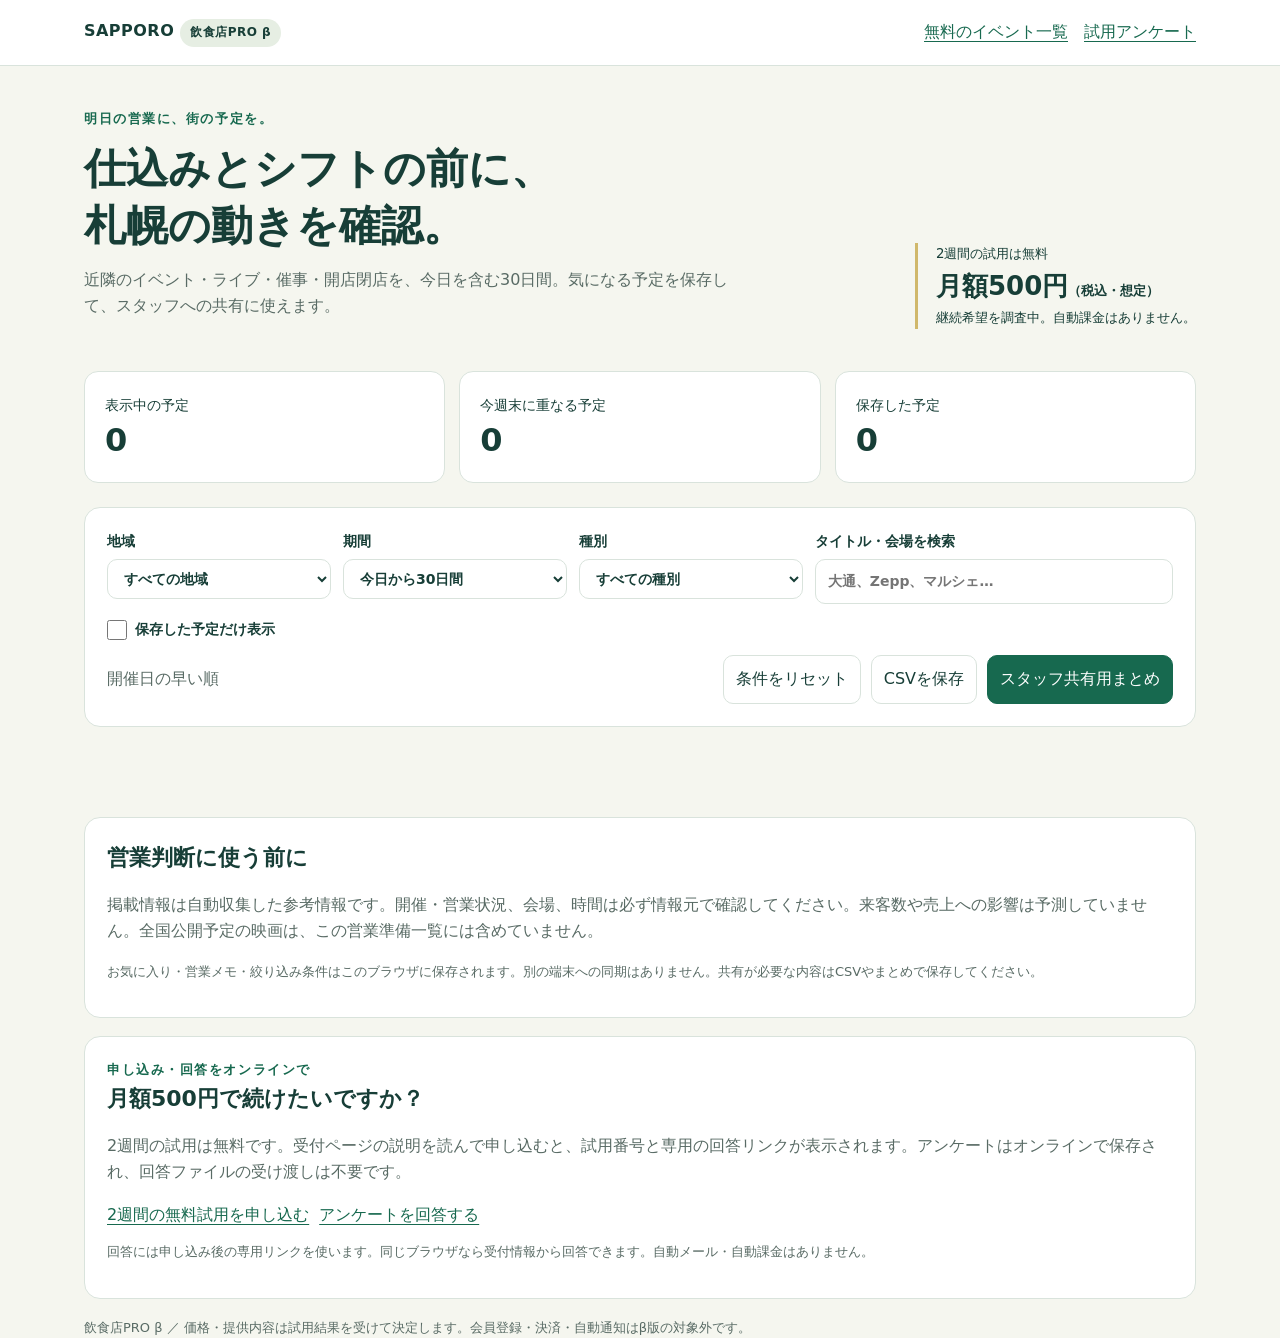
<file: pro/template.html>
<!doctype html>
<html lang="ja"><head><meta charset="utf-8"><meta name="viewport" content="width=device-width, initial-scale=1"><title>飲食店PRO β | 札幌の営業準備</title>
<style>
:root{color-scheme:light;--ink:#173e37;--muted:#596b65;--green:#17694f;--line:#d9e3dc;--paper:#f5f6ef}*{box-sizing:border-box}body{margin:0;background:var(--paper);color:var(--ink);font:16px/1.65 system-ui,-apple-system,sans-serif}a{color:var(--green);text-underline-offset:4px}button,input,select,textarea{font:inherit}button,select,input,textarea{border:1px solid var(--line);border-radius:10px;background:white;color:var(--ink);padding:10px 12px}button{cursor:pointer;min-height:44px}button:hover{border-color:var(--green)}button:focus-visible,a:focus-visible,input:focus-visible,select:focus-visible,textarea:focus-visible{outline:3px solid #d69931;outline-offset:3px}button.primary{background:var(--green);color:white;border-color:var(--green)}.wrap{max-width:1160px;margin:auto;padding:0 24px}header{background:white;border-bottom:1px solid var(--line)}nav{display:flex;justify-content:space-between;align-items:center;gap:14px;padding:18px 0;flex-wrap:wrap}.brand{font-weight:800;letter-spacing:.03em}.badge{font-size:12px;background:#e6eee3;border-radius:99px;padding:4px 10px;display:inline-block}.hero{padding:42px 0 24px;display:flex;justify-content:space-between;gap:24px;align-items:end}.eyebrow{font-size:13px;letter-spacing:.12em;font-weight:800;color:var(--green)}h1{font-size:clamp(27px,4vw,42px);line-height:1.35;margin:12px 0}h2{font-size:22px;margin:0 0 12px}h3{font-size:19px;line-height:1.5;margin:10px 0}.muted{color:var(--muted)}.hero p{max-width:670px;margin:10px 0}.price{white-space:nowrap;border-left:3px solid #d0b86b;padding-left:18px}.price strong{display:block;font-size:26px}.price small{display:block}.metrics{display:grid;grid-template-columns:repeat(3,1fr);gap:14px;margin:18px 0 24px}.metric{padding:20px;border:1px solid var(--line);border-radius:14px;background:white}.metric strong{font-size:32px;display:block;line-height:1.35}.metric span{font-size:14px}.panel{background:white;border:1px solid var(--line);border-radius:16px;padding:22px;margin:18px 0}.filters{display:grid;grid-template-columns:1fr 1fr 1fr 1.6fr;gap:12px}label{display:block;font-size:14px;font-weight:650}label select,label input,label textarea{display:block;width:100%;margin-top:6px}.check{display:flex;align-items:center;gap:8px;margin:14px 0}.check input{width:20px;height:20px;margin:0}.tools{display:flex;gap:10px;flex-wrap:wrap;align-items:center}.tools span{margin-right:auto}.cards{display:grid;grid-template-columns:repeat(2,minmax(0,1fr));gap:16px;margin:18px 0 30px}.card{background:white;border:1px solid var(--line);border-radius:15px;padding:22px;overflow-wrap:anywhere;min-width:0}.card-top{display:flex;gap:10px;align-items:center;justify-content:space-between}.kind{font-size:12px;letter-spacing:.04em;font-weight:750;color:var(--green)}.star{min-width:44px;padding:6px 10px}.star[aria-pressed=true]{color:#694f08;background:#fbf1d4}.date{font-weight:750}.place,.checked{font-size:13px;color:var(--muted)}.guidance{padding:12px;background:#f0f5ef;border-radius:9px;font-size:14px}.links{display:flex;flex-wrap:wrap;gap:8px 16px;margin:14px 0}.links a{font-size:14px}.note{font-size:14px}.note textarea{resize:vertical;min-height:72px}.notice{padding:12px 16px;border-left:3px solid #c29b42;background:#fff8e6;font-size:14px;margin:18px 0}.empty{grid-column:1/-1;padding:34px;text-align:center;border:1px dashed var(--line);border-radius:14px}.survey-grid{display:grid;grid-template-columns:1fr 1fr;gap:14px}footer{padding:24px 0 42px;font-size:13px;color:var(--muted)}#status{min-height:24px;color:var(--green);font-size:14px}dialog{width:min(740px,calc(100% - 24px));border:1px solid var(--line);border-radius:16px;color:var(--ink);padding:22px}dialog::backdrop{background:#173e3777}dialog textarea{width:100%;min-height:270px;resize:vertical;margin:10px 0}.survey-grid .wide{grid-column:1/-1}@media(max-width:700px){.wrap{padding:0 16px}.hero{display:block;padding-top:28px}.price{margin-top:22px}.metrics{gap:8px}.metric{padding:12px}.metric strong{font-size:27px}.metric span{font-size:12px}.filters,.survey-grid{grid-template-columns:1fr 1fr}.cards{grid-template-columns:1fr}.panel,.card{padding:16px}.filters label:last-child,.survey-grid .wide{grid-column:1/-1}.tools button{flex:1}.hero p{font-size:15px}}@media(max-width:360px){.filters,.survey-grid{grid-template-columns:1fr}.metric{padding:8px}}
</style></head><body>
<header><div class="wrap"><nav aria-label="メイン"><div class="brand">SAPPORO <span class="badge">飲食店PRO β</span></div><div><a href="index.html">無料のイベント一覧</a>　<a href="#survey">試用アンケート</a></div></nav></div></header>
<main class="wrap"><section class="hero"><div><div class="eyebrow">明日の営業に、街の予定を。</div><h1>仕込みとシフトの前に、<br>札幌の動きを確認。</h1><p class="muted">近隣のイベント・ライブ・催事・開店閉店を、今日を含む30日間。気になる予定を保存して、スタッフへの共有に使えます。</p><p id="updated" class="checked"></p></div><div class="price"><small>2週間の試用は無料</small><strong>月額500円<span style="font-size:13px">（税込・想定）</span></strong><small>継続希望を調査中。自動課金はありません。</small></div></section>
<div class="notice" id="freshness" hidden></div>
<section class="metrics" aria-label="予定の概要"><div class="metric"><span>表示中の予定</span><strong id="metric-count">0</strong></div><div class="metric"><span>今週末に重なる予定</span><strong id="metric-weekend">0</strong></div><div class="metric"><span>保存した予定</span><strong id="metric-saved">0</strong></div></section>
<section class="panel" aria-label="絞り込み"><div class="filters"><label>地域<select id="region"><option value="">すべての地域</option></select></label><label>期間<select id="period"><option value="7">今日から7日間</option><option value="14">今日から14日間</option><option value="30" selected>今日から30日間</option></select></label><label>種別<select id="kind"><option value="">すべての種別</option><option>イベント</option><option>ライブ</option><option>催事</option><option>POPUP</option><option>開店・閉店</option></select></label><label>タイトル・会場を検索<input id="search" type="search" placeholder="大通、Zepp、マルシェ…"></label></div><label class="check"><input id="saved-only" type="checkbox">保存した予定だけ表示</label><div class="tools"><span class="muted">開催日の早い順</span><button id="reset">条件をリセット</button><button id="csv">CSVを保存</button><button id="digest" class="primary">スタッフ共有用まとめ</button></div></section>
<p id="status" role="status" aria-live="polite"></p><div id="cards" class="cards" aria-live="polite"></div>
<section class="panel"><h2>営業判断に使う前に</h2><p class="muted">掲載情報は自動収集した参考情報です。開催・営業状況、会場、時間は必ず情報元で確認してください。来客数や売上への影響は予測していません。全国公開予定の映画は、この営業準備一覧には含めていません。</p><p class="checked">お気に入り・営業メモ・絞り込み条件はこのブラウザに保存されます。別の端末への同期はありません。共有が必要な内容はCSVやまとめで保存してください。</p></section>
<section id="survey" class="panel"><div class="eyebrow">申し込み・回答をオンラインで</div><h2>月額500円で続けたいですか？</h2><p class="muted">2週間の試用は無料です。受付ページの説明を読んで申し込むと、試用番号と専用の回答リンクが表示されます。アンケートはオンラインで保存され、回答ファイルの受け渡しは不要です。</p><div class="tools"><a href="https://sapporo-restaurant-pro-trial.yassan1013.chatgpt.site/">2週間の無料試用を申し込む</a><a href="https://sapporo-restaurant-pro-trial.yassan1013.chatgpt.site/survey">アンケートを回答する</a></div><p class="checked">回答には申し込み後の専用リンクを使います。同じブラウザなら受付情報から回答できます。自動メール・自動課金はありません。</p></section>
</main><footer class="wrap">飲食店PRO β ／ 価格・提供内容は試用結果を受けて決定します。会員登録・決済・自動通知はβ版の対象外です。</footer>
<dialog id="digest-dialog"><h2>スタッフ共有用まとめ</h2><p class="muted">現在の絞り込み条件で、最大20件をまとめます。</p><label for="digest-text">共有する内容</label><textarea id="digest-text" readonly></textarea><div class="tools"><button id="copy-digest" class="primary">コピー</button><button id="download-digest">テキストを保存</button><button id="close-dialog">閉じる</button></div></dialog>
<script id="pro-data" type="application/json">__PRO_DATA__</script>
<script>
'use strict';
const data=JSON.parse(document.getElementById('pro-data').textContent), $=id=>document.getElementById(id);
const parts=new Intl.DateTimeFormat('en-CA',{timeZone:'Asia/Tokyo',year:'numeric',month:'2-digit',day:'2-digit'}).formatToParts(new Date());
const part=k=>parts.find(p=>p.type===k).value, today=`${part('year')}-${part('month')}-${part('day')}`;
const addDays=(d,n)=>{const x=new Date(d+'T00:00:00Z');x.setUTCDate(x.getUTCDate()+n);return x.toISOString().slice(0,10)};
const currentEvents=data.events.filter(e=>e.end>=today);
let prefs={region:'',period:'30',kind:'',search:'',savedOnly:false}, saved={}, notes={}, storageAvailable=true;
function readStore(key,fallback){try{const value=JSON.parse(localStorage.getItem(key));return value&&typeof value==='object'&&!Array.isArray(value)?value:fallback}catch{return fallback}}
prefs={...prefs,...readStore('sapporo-pro-filters',{})};saved=readStore('sapporo-pro-saved',{});notes=readStore('sapporo-pro-notes',{});
function persist(){try{localStorage.setItem('sapporo-pro-filters',JSON.stringify(prefs));localStorage.setItem('sapporo-pro-saved',JSON.stringify(saved));localStorage.setItem('sapporo-pro-notes',JSON.stringify(notes))}catch{storageAvailable=false;$('status').textContent='ブラウザへの保存ができません。CSVで営業メモを保存してください。'}}
function el(tag,text,cls){const node=document.createElement(tag);if(text!==undefined)node.textContent=text;if(cls)node.className=cls;return node}
const regions=[...new Set(currentEvents.map(e=>e.region))].sort();regions.forEach(r=>{const o=el('option',r);o.value=r;$('region').append(o)});
for(const id of ['region','period','kind','search']){$(id).value=prefs[id];if(!$(id).value&&id==='period')$(id).value='30'}$('saved-only').checked=!!prefs.savedOnly;
$('updated').textContent=`ページ生成：${data.generated_date} ／ 情報取得：${data.latest_seen||'確認待ち'} ／ 日本時間`;
if(data.generated_date<today||data.latest_seen<today){$('freshness').hidden=false;$('freshness').textContent='この一覧は最新の収集結果ではありません。終了済みの予定は非表示にしています。新着や変更は無料一覧・情報元でも確認してください。'}
let visible=[];
function weekend(){const d=new Date(today+'T00:00:00Z').getUTCDay();const sat=d===0?addDays(today,-1):addDays(today,(6-d+7)%7);return [sat,addDays(sat,1)]}
function render(){prefs={region:$('region').value,period:$('period').value,kind:$('kind').value,search:$('search').value,savedOnly:$('saved-only').checked};persist();const cutoff=addDays(today,Number(prefs.period)-1),q=prefs.search.trim().toLocaleLowerCase('ja');visible=currentEvents.filter(e=>e.start<=cutoff&&(!prefs.region||e.region===prefs.region)&&(!prefs.kind||e.kind===prefs.kind)&&(!prefs.savedOnly||saved[e.id])&&(!q||[e.title,e.place].join(' ').toLocaleLowerCase('ja').includes(q)));$('cards').replaceChildren();const [sat,sun]=weekend();$('metric-count').textContent=visible.length;$('metric-weekend').textContent=visible.filter(e=>e.start<=sun&&e.end>=sat).length;$('metric-saved').textContent=currentEvents.filter(e=>saved[e.id]).length;
if(!visible.length){$('cards').append(el('p','条件に合う予定がありません。地域・期間・種別を変更してお試しください。','empty'));return}
for(const e of visible){const card=el('article',undefined,'card'),top=el('div',undefined,'card-top');top.append(el('span',`${e.kind} ／ ${e.region}`,'kind'));const star=el('button',saved[e.id]?'★ 保存済み':'☆ 保存','star');star.type='button';star.setAttribute('aria-pressed',String(!!saved[e.id]));star.setAttribute('aria-label',e.title+'を保存');star.onclick=()=>{saved[e.id]=!saved[e.id];render()};top.append(star);card.append(top,el('h3',e.title),el('p',e.date_text,'date'),el('p',e.place,'place'),el('p',e.guidance,'guidance'));const links=el('div',undefined,'links');for(const l of e.links){const a=el('a',l.label+' ↗');a.href=l.url;a.target='_blank';a.rel='noopener noreferrer';links.append(a)}card.append(links,el('p','最終取得：'+e.last_seen,'checked'));const label=el('label','営業メモ','note'),area=el('textarea');area.maxLength=1000;area.value=notes[e.id]||'';area.placeholder='仕込み・配置・告知で確認すること';area.addEventListener('input',()=>{notes[e.id]=area.value;persist()});label.append(area);card.append(label);$('cards').append(card)}}
for(const id of ['region','period','kind','search','saved-only'])$(id).addEventListener(id==='search'?'input':'change',render);
$('reset').onclick=()=>{for(const id of ['region','kind','search'])$(id).value='';$('period').value='30';$('saved-only').checked=false;render()};
function download(text,name,type){const url=URL.createObjectURL(new Blob([text],{type})),a=el('a');a.href=url;a.download=name;document.body.append(a);a.click();a.remove();setTimeout(()=>URL.revokeObjectURL(url),1000)}
function csvCell(v){let s=String(v??'');if(/^[\s]*[=+@-]/.test(s))s="'"+s;return '"'+s.replaceAll('"','""')+'"'}
$('csv').onclick=()=>{const rows=[['タイトル','開始日','終了日','会場','地域','種別','営業メモ','情報元URL'],...visible.map(e=>[e.title,e.start,e.end,e.place,e.region,e.kind,notes[e.id]||'',e.links.map(l=>l.url).join(' ')])];download('\uFEFF'+rows.map(r=>r.map(csvCell).join(',')).join('\r\n'),'sapporo-pro-'+today+'.csv','text/csv;charset=utf-8');$('status').textContent=visible.length+'件をCSVに保存しました。'};
$('digest').onclick=()=>{$('digest-text').value=[`札幌 営業準備メモ ${today}`,`地域：${prefs.region||'すべて'} ／ ${prefs.period}日間`,...visible.slice(0,20).map(e=>`${e.date_text}｜${e.title}\n${e.place}\n${notes[e.id]?'営業メモ：'+notes[e.id]+'\n':''}${e.links[0]?.url||''}`),visible.length>20?'※先頭20件。全件はCSVをご確認ください。':'','開催・営業状況と時間は情報元で確認してください。'].join('\n\n');$('digest-dialog').showModal()};
$('close-dialog').onclick=()=>$('digest-dialog').close();$('download-digest').onclick=()=>download($('digest-text').value,'sapporo-pro-'+today+'.txt','text/plain;charset=utf-8');$('copy-digest').onclick=async()=>{try{await navigator.clipboard.writeText($('digest-text').value);$('status').textContent='まとめをコピーしました。'}catch{$('digest-text').focus();$('digest-text').select();$('status').textContent='共有文を選択しました。Ctrl+C、または長押しでコピーしてください。'}};
render();
</script></body></html>
</file>
